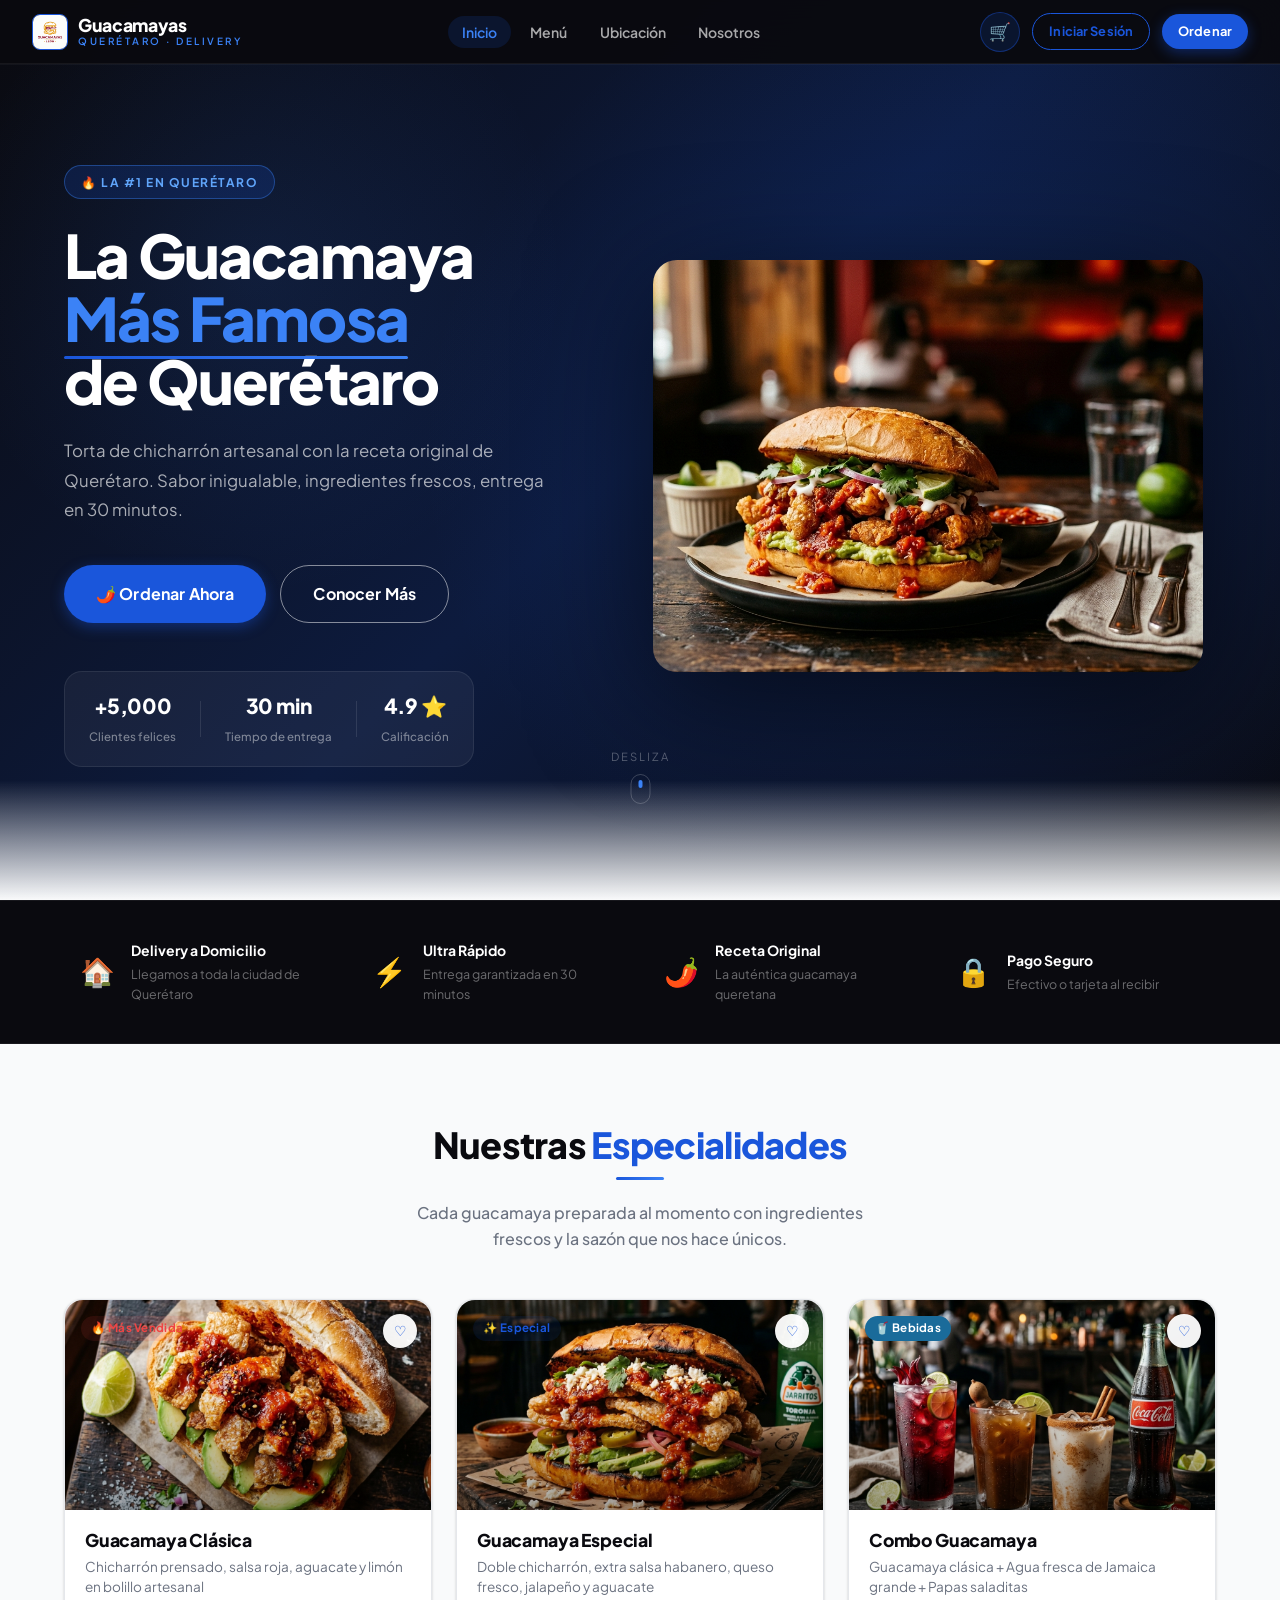
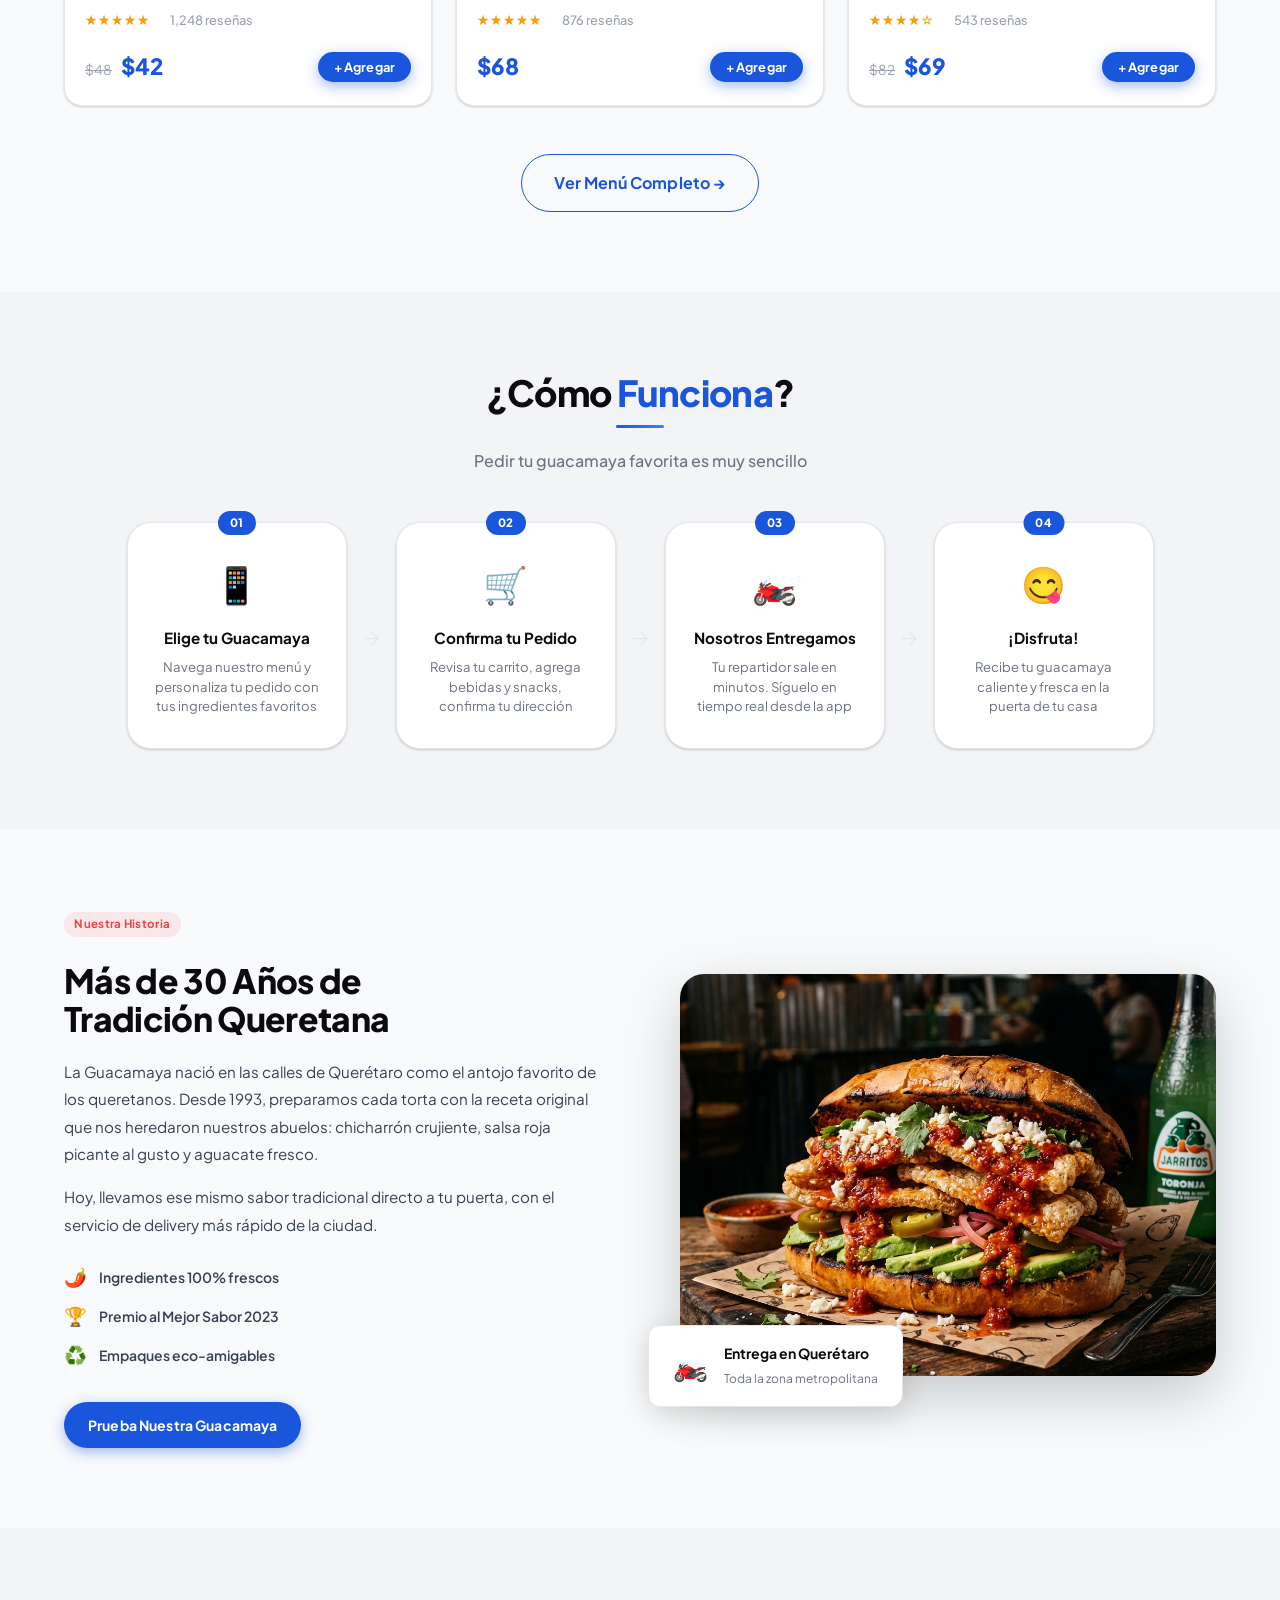
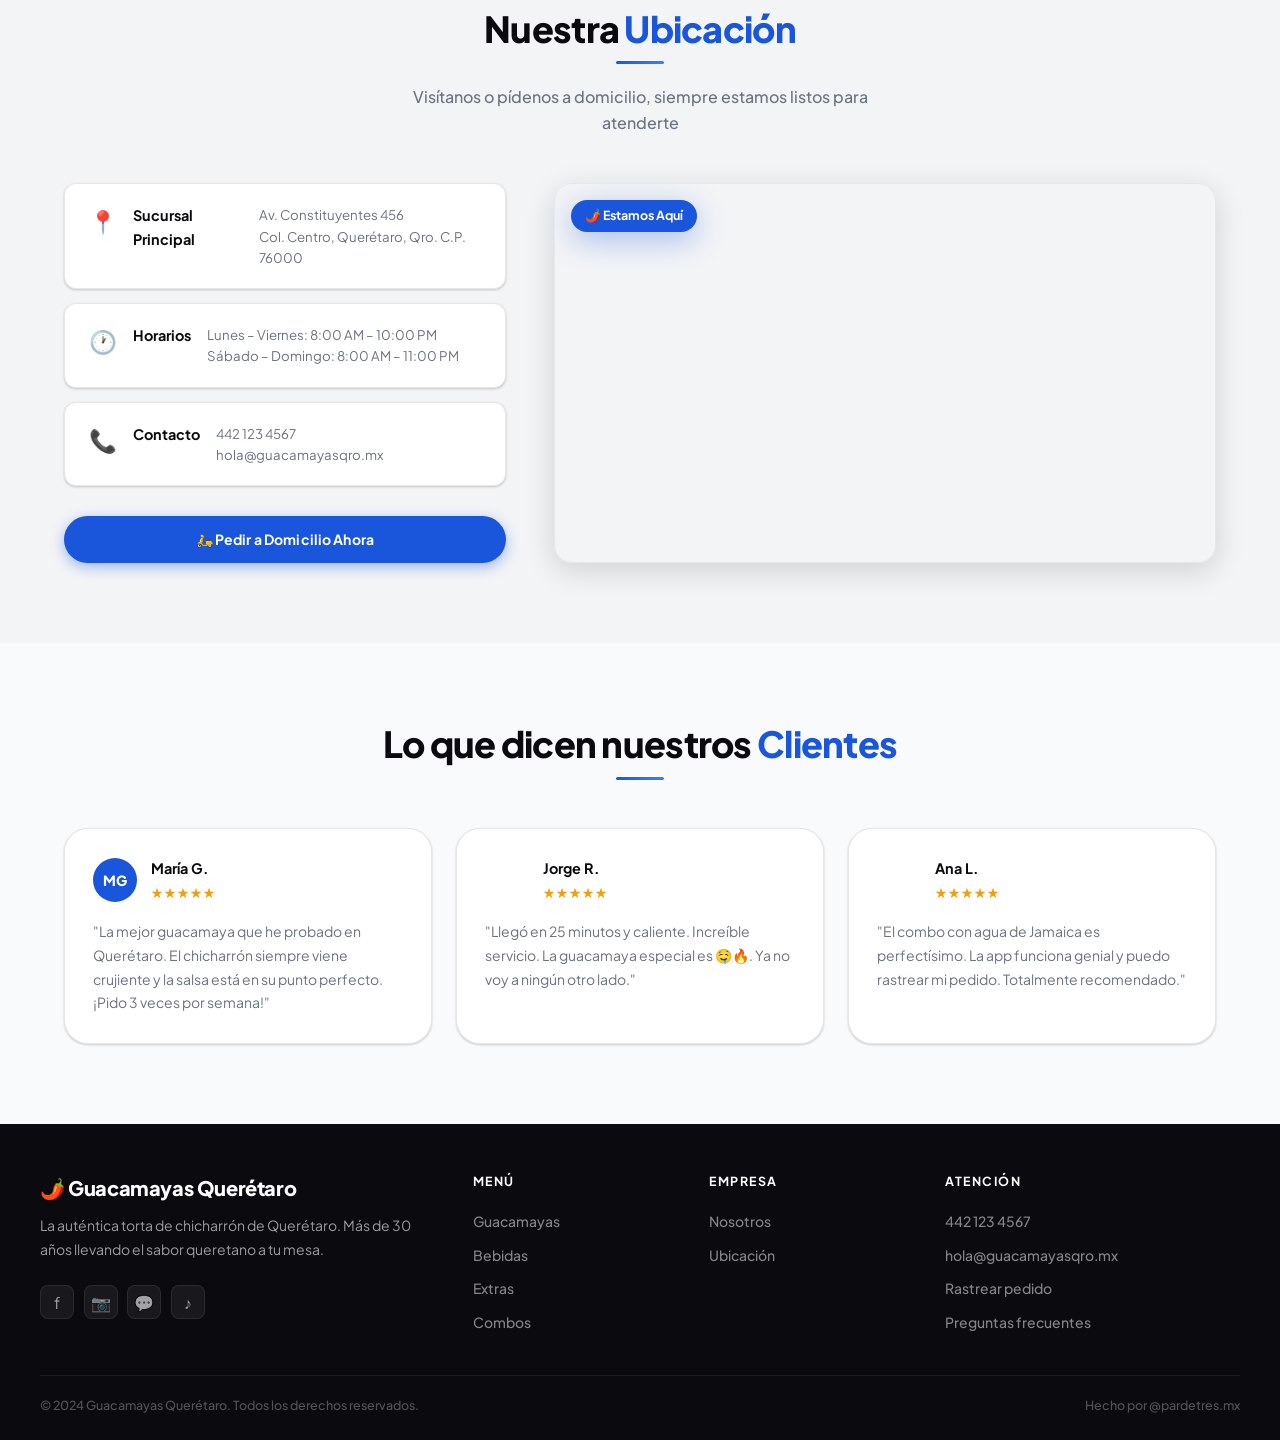
<file: index.html>
<!DOCTYPE html>
<html lang="es">

<head>
  <meta charset="UTF-8">
  <meta name="viewport" content="width=device-width, initial-scale=1.0">
  <title>Guacamayas Querétaro | Delivery de Tortas de Chicharrón</title>
  <meta name="description"
    content="La mejor guacamaya de Querétaro. Torta de chicharrón 100% artesanal, entrega a domicilio en minutos. ¡Pide ya!">
  <link rel="stylesheet" href="css/styles.css">
  <link rel="stylesheet" href="css/home.css">
</head>

<body>

  <!-- NAVBAR -->
  <nav class="navbar" id="navbar">
    <a href="index.html" class="nav-logo">
      <img src="img/logo.png" alt="Guacamayas Querétaro Logo">
      <div class="nav-logo-text">
        <span class="brand">Guacamayas</span>
        <span class="sub">Querétaro · Delivery</span>
      </div>
    </a>

    <ul class="nav-links">
      <li><a href="index.html" class="active">Inicio</a></li>
      <li><a href="menu.html">Menú</a></li>
      <li><a href="index.html#ubicacion">Ubicación</a></li>
      <li><a href="index.html#nosotros">Nosotros</a></li>
    </ul>

    <div class="nav-actions">
      <a href="cart.html" class="btn-cart" id="cartBtn" title="Mi pedido">
        🛒
        <span class="cart-badge" id="cartCount">0</span>
      </a>
      <a href="login.html" class="btn btn-secondary btn-sm" id="loginBtn">Iniciar Sesión</a>
      <a href="menu.html" class="btn btn-primary btn-sm" id="orderBtn">Ordenar</a>
    </div>
  </nav>

  <!-- HERO -->
  <section class="hero" id="hero">
    <div class="hero-bg"></div>
    <div class="hero-overlay"></div>
    <div class="hero-content">
      <div class="hero-badge">🔥 La #1 en Querétaro</div>
      <h1 class="hero-title">
        La Guacamaya<br>
        <span class="hero-title-accent">Más Famosa</span><br>
        de Querétaro
      </h1>
      <p class="hero-desc">
        Torta de chicharrón artesanal con la receta original de Querétaro.
        Sabor inigualable, ingredientes frescos, entrega en 30 minutos.
      </p>
      <div class="hero-actions">
        <a href="menu.html" class="btn btn-primary btn-lg">
          🌶️ Ordenar Ahora
        </a>
        <a href="#nosotros" class="btn btn-secondary btn-lg" style="color:#fff;border-color:rgba(255,255,255,0.5)">
          Conocer Más
        </a>
      </div>
      <div class="hero-stats">
        <div class="stat">
          <span class="stat-num">+5,000</span>
          <span class="stat-label">Clientes felices</span>
        </div>
        <div class="stat-divider"></div>
        <div class="stat">
          <span class="stat-num">30 min</span>
          <span class="stat-label">Tiempo de entrega</span>
        </div>
        <div class="stat-divider"></div>
        <div class="stat">
          <span class="stat-num">4.9 ⭐</span>
          <span class="stat-label">Calificación</span>
        </div>
      </div>
    </div>
    <div class="hero-img-wrap">
      <div class="hero-img-glow"></div>
      <img src="img/hero.png" alt="Guacamaya Querétaro" class="hero-img">
    </div>
    <div class="scroll-hint">
      <span>Desliza</span>
      <div class="scroll-arrow"></div>
    </div>
  </section>

  <!-- FEATURES STRIP -->
  <section class="features-strip">
    <div class="features-grid">
      <div class="feature-item">
        <span class="feature-icon">🏠</span>
        <div>
          <h4>Delivery a Domicilio</h4>
          <p>Llegamos a toda la ciudad de Querétaro</p>
        </div>
      </div>
      <div class="feature-item">
        <span class="feature-icon">⚡</span>
        <div>
          <h4>Ultra Rápido</h4>
          <p>Entrega garantizada en 30 minutos</p>
        </div>
      </div>
      <div class="feature-item">
        <span class="feature-icon">🌶️</span>
        <div>
          <h4>Receta Original</h4>
          <p>La auténtica guacamaya queretana</p>
        </div>
      </div>
      <div class="feature-item">
        <span class="feature-icon">🔒</span>
        <div>
          <h4>Pago Seguro</h4>
          <p>Efectivo o tarjeta al recibir</p>
        </div>
      </div>
    </div>
  </section>

  <!-- PRODUCTOS DESTACADOS -->
  <section class="section products-section" id="productos">
    <div class="container">
      <div class="section-title">
        <h2>Nuestras <span>Especialidades</span></h2>
        <div class="section-line"></div>
        <p>Cada guacamaya preparada al momento con ingredientes frescos y la sazón que nos hace únicos.</p>
      </div>

      <div class="products-grid">

        <div class="product-card card">
          <div class="product-img-wrap">
            <img src="img/guacamaya-classic.png" alt="Guacamaya Clásica">
            <div class="product-img-overlay"></div>
            <span class="badge badge-hot" style="position:absolute;top:1rem;left:1rem">🔥 Más Vendida</span>
            <button class="btn-wishlist" title="Favorito">♡</button>
          </div>
          <div class="product-body">
            <h3 class="product-name">Guacamaya Clásica</h3>
            <p class="product-desc">Chicharrón prensado, salsa roja, aguacate y limón en bolillo artesanal</p>
            <div class="product-meta">
              <span class="stars">★★★★★</span>
              <span class="meta-sep">·</span>
              <span class="review-count">1,248 reseñas</span>
            </div>
            <div class="product-footer">
              <div>
                <span class="price-old">$48</span>
                <span class="price" style="font-size:1.4rem">$42</span>
              </div>
              <button class="btn btn-primary btn-sm" onclick="addToCart('Guacamaya Clásica',42,1)">
                + Agregar
              </button>
            </div>
          </div>
        </div>

        <div class="product-card card">
          <div class="product-img-wrap">
            <img src="img/guacamaya-especial.png" alt="Guacamaya Especial">
            <div class="product-img-overlay"></div>
            <span class="badge badge-new" style="position:absolute;top:1rem;left:1rem">✨ Especial</span>
            <button class="btn-wishlist" title="Favorito">♡</button>
          </div>
          <div class="product-body">
            <h3 class="product-name">Guacamaya Especial</h3>
            <p class="product-desc">Doble chicharrón, extra salsa habanero, queso fresco, jalapeño y aguacate</p>
            <div class="product-meta">
              <span class="stars">★★★★★</span>
              <span class="meta-sep">·</span>
              <span class="review-count">876 reseñas</span>
            </div>
            <div class="product-footer">
              <div>
                <span class="price" style="font-size:1.4rem">$68</span>
              </div>
              <button class="btn btn-primary btn-sm" onclick="addToCart('Guacamaya Especial',68,2)">
                + Agregar
              </button>
            </div>
          </div>
        </div>

        <div class="product-card card">
          <div class="product-img-wrap">
            <img src="img/drinks.png" alt="Bebidas">
            <div class="product-img-overlay"></div>
            <span class="badge badge-new" style="position:absolute;top:1rem;left:1rem;background:#1A6B9A;color:#fff">🥤
              Bebidas</span>
            <button class="btn-wishlist" title="Favorito">♡</button>
          </div>
          <div class="product-body">
            <h3 class="product-name">Combo Guacamaya</h3>
            <p class="product-desc">Guacamaya clásica + Agua fresca de Jamaica grande + Papas saladitas</p>
            <div class="product-meta">
              <span class="stars">★★★★☆</span>
              <span class="meta-sep">·</span>
              <span class="review-count">543 reseñas</span>
            </div>
            <div class="product-footer">
              <div>
                <span class="price-old">$82</span>
                <span class="price" style="font-size:1.4rem">$69</span>
              </div>
              <button class="btn btn-primary btn-sm" onclick="addToCart('Combo Guacamaya',69,3)">
                + Agregar
              </button>
            </div>
          </div>
        </div>

      </div>

      <div style="text-align:center;margin-top:3rem">
        <a href="menu.html" class="btn btn-secondary btn-lg">Ver Menú Completo →</a>
      </div>
    </div>
  </section>

  <!-- CÓMO FUNCIONA -->
  <section class="section how-section" id="como">
    <div class="container">
      <div class="section-title">
        <h2>¿Cómo <span>Funciona</span>?</h2>
        <div class="section-line"></div>
        <p>Pedir tu guacamaya favorita es muy sencillo</p>
      </div>

      <div class="steps-grid">
        <div class="step">
          <div class="step-number">01</div>
          <div class="step-icon">📱</div>
          <h4>Elige tu Guacamaya</h4>
          <p>Navega nuestro menú y personaliza tu pedido con tus ingredientes favoritos</p>
        </div>
        <div class="step-arrow">→</div>
        <div class="step">
          <div class="step-number">02</div>
          <div class="step-icon">🛒</div>
          <h4>Confirma tu Pedido</h4>
          <p>Revisa tu carrito, agrega bebidas y snacks, confirma tu dirección</p>
        </div>
        <div class="step-arrow">→</div>
        <div class="step">
          <div class="step-number">03</div>
          <div class="step-icon">🏍️</div>
          <h4>Nosotros Entregamos</h4>
          <p>Tu repartidor sale en minutos. Síguelo en tiempo real desde la app</p>
        </div>
        <div class="step-arrow">→</div>
        <div class="step">
          <div class="step-number">04</div>
          <div class="step-icon">😋</div>
          <h4>¡Disfruta!</h4>
          <p>Recibe tu guacamaya caliente y fresca en la puerta de tu casa</p>
        </div>
      </div>
    </div>
  </section>

  <!-- NOSOTROS -->
  <section class="section about-section" id="nosotros">
    <div class="container about-grid">
      <div class="about-content">
        <div class="badge badge-hot" style="margin-bottom:1.5rem">Nuestra Historia</div>
        <h2>Más de 30 Años de<br><span style="color:var(--rojo)">Tradición Queretana</span></h2>
        <p>La Guacamaya nació en las calles de Querétaro como el antojo favorito de los queretanos. Desde 1993,
          preparamos cada torta con la receta original que nos heredaron nuestros abuelos: chicharrón crujiente, salsa
          roja picante al gusto y aguacate fresco.</p>
        <p style="margin-top:1rem">Hoy, llevamos ese mismo sabor tradicional directo a tu puerta, con el servicio de
          delivery más rápido de la ciudad.</p>
        <div class="about-badges">
          <div class="about-badge">
            <span class="badge-icon">🌶️</span>
            <span>Ingredientes 100% frescos</span>
          </div>
          <div class="about-badge">
            <span class="badge-icon">🏆</span>
            <span>Premio al Mejor Sabor 2023</span>
          </div>
          <div class="about-badge">
            <span class="badge-icon">♻️</span>
            <span>Empaques eco-amigables</span>
          </div>
        </div>
        <a href="menu.html" class="btn btn-primary" style="margin-top:2rem">Prueba Nuestra Guacamaya</a>
      </div>
      <div class="about-visual">
        <div class="about-img-wrap">
          <img src="img/guacamaya-especial.png" alt="Guacamaya Artesanal">
          <div class="about-float-card">
            <span class="about-float-icon">🏍️</span>
            <div>
              <strong>Entrega en Querétaro</strong>
              <small>Toda la zona metropolitana</small>
            </div>
          </div>
        </div>
      </div>
    </div>
  </section>

  <!-- UBICACIÓN -->
  <section class="section location-section" id="ubicacion">
    <div class="container">
      <div class="section-title">
        <h2>Nuestra <span>Ubicación</span></h2>
        <div class="section-line"></div>
        <p>Visítanos o pídenos a domicilio, siempre estamos listos para atenderte</p>
      </div>
      <div class="location-grid">
        <div class="location-info">
          <div class="location-card">
            <div class="loc-icon">📍</div>
            <h4>Sucursal Principal</h4>
            <p>Av. Constituyentes 456<br>Col. Centro, Querétaro, Qro. C.P. 76000</p>
          </div>
          <div class="location-card">
            <div class="loc-icon">🕐</div>
            <h4>Horarios</h4>
            <p>Lunes – Viernes: 8:00 AM – 10:00 PM<br>Sábado – Domingo: 8:00 AM – 11:00 PM</p>
          </div>
          <div class="location-card">
            <div class="loc-icon">📞</div>
            <h4>Contacto</h4>
            <p>442 123 4567<br>hola@guacamayasqro.mx</p>
          </div>
          <a href="menu.html" class="btn btn-primary btn-full" style="margin-top:1rem">
            🛵 Pedir a Domicilio Ahora
          </a>
        </div>
        <div class="map-container">
          <div class="map-inner">
            <iframe
              src="https://www.google.com/maps/embed?pb=!1m18!1m12!1m3!1d60406.32!2d-100.3899!3d20.5888!2m3!1f0!2f0!3f0!3m2!1i1024!2i768!4f13.1!3m3!1m2!1s0x85d35b2f5c5a77b7%3A0x1c2cc8e0e5d7a5a!2sQuer%C3%A9taro%2C%20Qro.!5e0!3m2!1ses-419!2smx!4v1700000000000!5m2!1ses-419!2smx"
              width="100%" height="100%" style="border:0;border-radius:16px" allowfullscreen loading="lazy">
            </iframe>
            <div class="map-pin-badge">🌶️ Estamos Aquí</div>
          </div>
        </div>
      </div>
    </div>
  </section>

  <!-- TESTIMONIOS -->
  <section class="section reviews-section">
    <div class="container">
      <div class="section-title">
        <h2>Lo que dicen nuestros <span>Clientes</span></h2>
        <div class="section-line"></div>
      </div>
      <div class="reviews-grid">
        <div class="review-card card">
          <div class="review-header">
            <div class="reviewer-avatar">MG</div>
            <div>
              <strong>María G.</strong>
              <div class="stars">★★★★★</div>
            </div>
          </div>
          <p>"La mejor guacamaya que he probado en Querétaro. El chicharrón siempre viene crujiente y la salsa está en
            su punto perfecto. ¡Pido 3 veces por semana!"</p>
        </div>
        <div class="review-card card">
          <div class="review-header">
            <div class="reviewer-avatar" style="background:var(--naranja)">JR</div>
            <div>
              <strong>Jorge R.</strong>
              <div class="stars">★★★★★</div>
            </div>
          </div>
          <p>"Llegó en 25 minutos y caliente. Increíble servicio. La guacamaya especial es 🤤🔥. Ya no voy a ningún otro
            lado."</p>
        </div>
        <div class="review-card card">
          <div class="review-header">
            <div class="reviewer-avatar" style="background:var(--dorado)">AL</div>
            <div>
              <strong>Ana L.</strong>
              <div class="stars">★★★★★</div>
            </div>
          </div>
          <p>"El combo con agua de Jamaica es perfectísimo. La app funciona genial y puedo rastrear mi pedido.
            Totalmente recomendado."</p>
        </div>
      </div>
    </div>
  </section>

  <!-- FOOTER -->
  <footer class="footer">
    <div class="footer-grid">
      <div class="footer-brand">
        <div class="brand">🌶️ Guacamayas Querétaro</div>
        <p>La auténtica torta de chicharrón de Querétaro. Más de 30 años llevando el sabor queretano a tu mesa.</p>
        <div class="social-links" style="margin-top:1.5rem">
          <a href="#" title="Facebook">f</a>
          <a href="#" title="Instagram">📷</a>
          <a href="#" title="WhatsApp">💬</a>
          <a href="#" title="TikTok">♪</a>
        </div>
      </div>
      <div class="footer-col">
        <h5>Menú</h5>
        <ul>
          <li><a href="menu.html">Guacamayas</a></li>
          <li><a href="menu.html#bebidas">Bebidas</a></li>
          <li><a href="menu.html#extras">Extras</a></li>
          <li><a href="menu.html#combos">Combos</a></li>
        </ul>
      </div>
      <div class="footer-col">
        <h5>Empresa</h5>
        <ul>
          <li><a href="index.html#nosotros">Nosotros</a></li>
          <li><a href="index.html#ubicacion">Ubicación</a></li>
        </ul>
      </div>
      <div class="footer-col">
        <h5>Atención</h5>
        <ul>
          <li><a href="tel:4421234567">442 123 4567</a></li>
          <li><a href="mailto:hola@guacamayasqro.mx">hola@guacamayasqro.mx</a></li>
          <li><a href="tracking.html">Rastrear pedido</a></li>
          <li><a href="faq.html">Preguntas frecuentes</a></li>
        </ul>
      </div>
    </div>
    <hr class="footer-divider">
    <div class="footer-bottom">
      <span>© 2024 Guacamayas Querétaro. Todos los derechos reservados.</span>
      <span>Hecho por @pardetres.mx</span>
    </div>
  </footer>

  <!-- TOAST CONTAINER -->
  <div class="toast-container" id="toastContainer"></div>

  <script src="js/app.js"></script>
  <script src="js/home.js"></script>
</body>

</html>
</file>
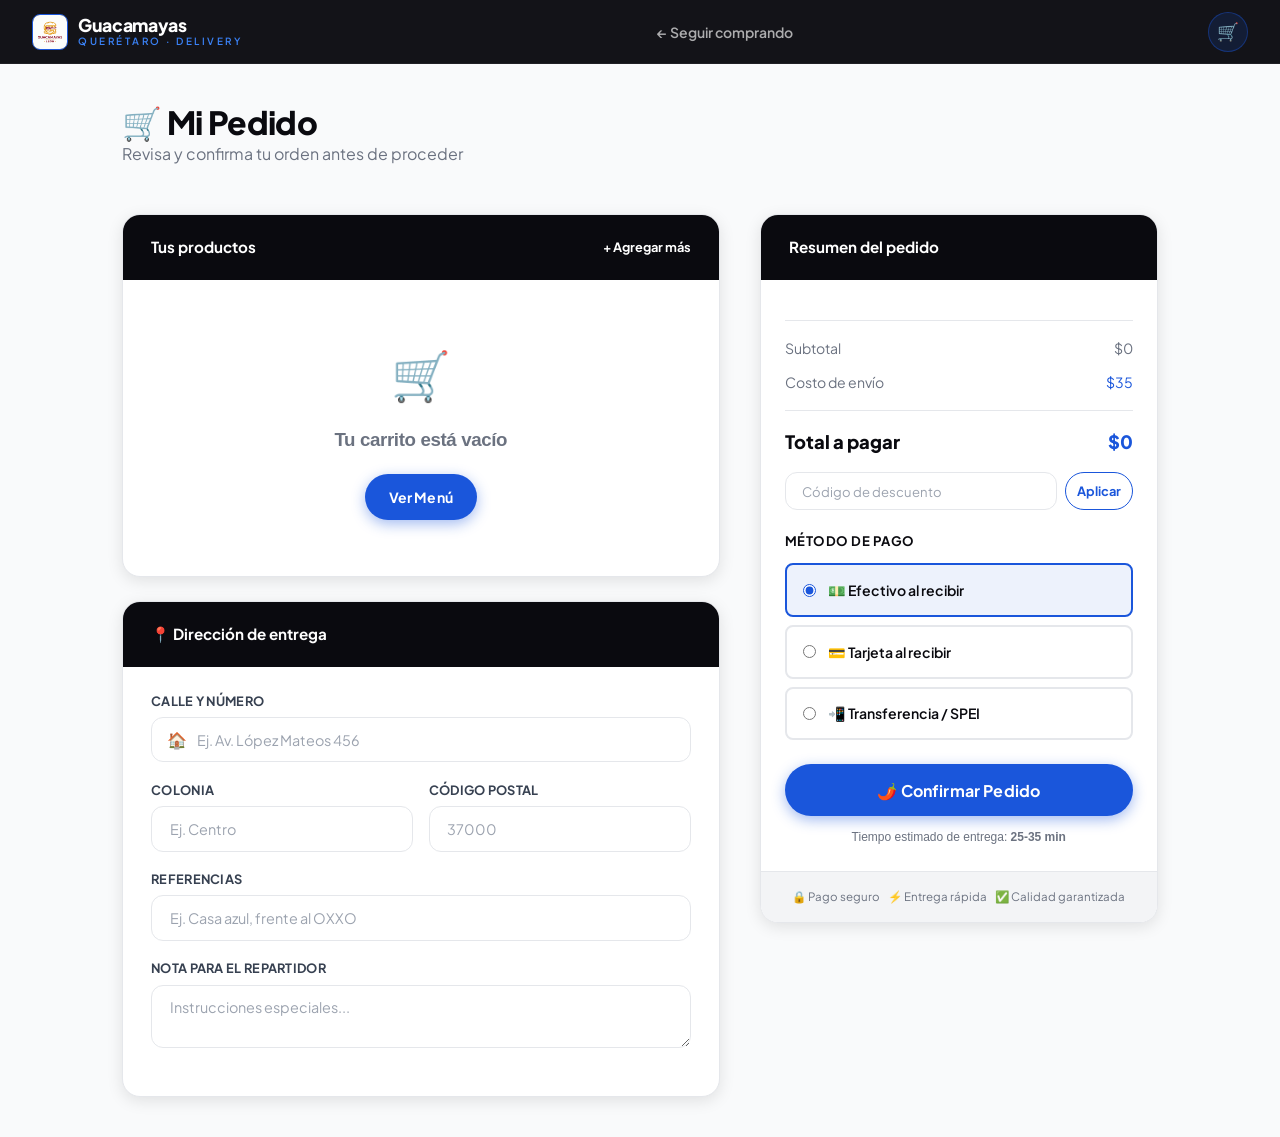
<file: cart.html>
<!DOCTYPE html>
<html lang="es">
<head>
  <meta charset="UTF-8">
  <meta name="viewport" content="width=device-width, initial-scale=1.0">
  <title>Mi Pedido | Guacamayas Querétaro</title>
  <link rel="stylesheet" href="css/styles.css">
</head>
<body>

  <nav class="navbar" id="navbar">
    <a href="index.html" class="nav-logo">
      <img src="img/logo.png" alt="Logo">
      <div class="nav-logo-text">
        <span class="brand">Guacamayas</span>
        <span class="sub">Querétaro · Delivery</span>
      </div>
    </a>
    <ul class="nav-links">
      <li><a href="menu.html">← Seguir comprando</a></li>
    </ul>
    <div class="nav-actions">
      <a href="cart.html" class="btn-cart" id="cartBtn">🛒 <span class="cart-badge" id="cartCount">0</span></a>
    </div>
  </nav>

  <div class="cart-page" id="cartPage">
    <div class="cart-page-header">
      <h1>🛒 Mi Pedido</h1>
      <p>Revisa y confirma tu orden antes de proceder</p>
    </div>

    <!-- LEFT COLUMN -->
    <div>
      <!-- ITEMS -->
      <div class="order-items-section">
        <div class="section-head">
          <span>Tus productos</span>
          <a href="menu.html" style="color:var(--dorado);font-size:0.8rem;text-decoration:none">+ Agregar más</a>
        </div>
        <div class="items-list" id="cartItemsList">
          <!-- injected by JS -->
        </div>
      </div>

      <!-- DELIVERY DETAILS -->
      <div class="delivery-section">
        <div class="section-head">📍 Dirección de entrega</div>
        <div class="delivery-form">
          <div class="form-group">
            <label for="delivCalle">Calle y número</label>
            <div class="input-icon-wrap">
              <span class="icon">🏠</span>
              <input type="text" id="delivCalle" class="form-control" placeholder="Ej. Av. López Mateos 456" required>
            </div>
          </div>
          <div style="display:grid;grid-template-columns:1fr 1fr;gap:1rem">
            <div class="form-group">
              <label for="delivColonia">Colonia</label>
              <input type="text" id="delivColonia" class="form-control" placeholder="Ej. Centro">
            </div>
            <div class="form-group">
              <label for="delivCP">Código Postal</label>
              <input type="text" id="delivCP" class="form-control" placeholder="37000">
            </div>
          </div>
          <div class="form-group">
            <label for="delivRef">Referencias</label>
            <input type="text" id="delivRef" class="form-control" placeholder="Ej. Casa azul, frente al OXXO">
          </div>
          <div class="form-group">
            <label for="delivNota">Nota para el repartidor</label>
            <textarea id="delivNota" class="form-control" rows="2" placeholder="Instrucciones especiales..."></textarea>
          </div>
        </div>
      </div>
    </div>

    <!-- RIGHT COLUMN: SUMMARY -->
    <div>
      <div class="order-summary-box">
        <div class="section-head">Resumen del pedido</div>
        <div class="summary-body">

          <div id="summaryRows"></div>

          <div class="summary-divider"></div>
          <div class="summary-row">
            <span>Subtotal</span>
            <span id="cartSubtotal">$0</span>
          </div>
          <div class="summary-row">
            <span>Costo de envío</span>
            <span style="color:var(--azul)" id="cartShipping">$35</span>
          </div>
          <div class="summary-row" id="cartDiscountRow" style="display:none">
            <span>Descuento</span>
            <span style="color:#2d8a4e" id="cartDiscount">-$0</span>
          </div>
          <div class="summary-divider"></div>
          <div class="summary-row summary-total">
            <span>Total a pagar</span>
            <span id="cartTotal" style="color:var(--azul)">$0</span>
          </div>

          <div class="promo-row" style="margin-top:1rem">
            <input type="text" id="cartPromoInput" class="form-control" placeholder="Código de descuento">
            <button class="btn btn-secondary btn-sm" onclick="applyCartPromo()">Aplicar</button>
          </div>

          <!-- PAYMENT -->
          <div class="payment-methods">
            <h5>Método de pago</h5>
            <label class="pay-option selected" id="pay-cash">
              <input type="radio" name="payment" value="cash" checked onchange="selectPayment('cash')">
              💵 Efectivo al recibir
            </label>
            <label class="pay-option" id="pay-card">
              <input type="radio" name="payment" value="card" onchange="selectPayment('card')">
              💳 Tarjeta al recibir
            </label>
            <label class="pay-option" id="pay-transfer">
              <input type="radio" name="payment" value="transfer" onchange="selectPayment('transfer')">
              📲 Transferencia / SPEI
            </label>
          </div>

          <button class="btn btn-primary btn-full btn-lg" onclick="placeOrder()">
            🌶️ Confirmar Pedido
          </button>

          <p style="text-align:center;font-size:0.75rem;color:var(--gris);margin-top:0.75rem;font-family:'Montserrat',sans-serif">
            Tiempo estimado de entrega: <strong>25-35 min</strong>
          </p>
        </div>

        <div class="guarantee-badges">
          <span class="guarantee-badge">🔒 Pago seguro</span>
          <span class="guarantee-badge">⚡ Entrega rápida</span>
          <span class="guarantee-badge">✅ Calidad garantizada</span>
        </div>
      </div>
    </div>
  </div>

  <div class="toast-container" id="toastContainer"></div>

  <script src="js/app.js"></script>
  <script>
    let cartPromoDiscount = 0;
    let selectedPayment = 'cash';

    function renderCartPage() {
      const list = document.getElementById('cartItemsList');
      const summaryRows = document.getElementById('summaryRows');

      if (cart.length === 0) {
        list.innerHTML = `
          <div style="text-align:center;padding:3rem;color:var(--gris)">
            <div style="font-size:3rem;margin-bottom:1rem">🛒</div>
            <h3 style="font-family:'Montserrat',sans-serif;margin-bottom:0.5rem">Tu carrito está vacío</h3>
            <a href="menu.html" class="btn btn-primary" style="margin-top:1rem">Ver Menú</a>
          </div>
        `;
        return;
      }

      list.innerHTML = '';
      let summaryHtml = '';

      const imgMap = {
        'Guacamaya Clásica': 'img/guacamaya-classic.png',
        'Guacamaya Especial': 'img/guacamaya-especial.png',
        'Guacamaya Mini': 'img/guacamaya-classic.png',
        'Guacamaya Xtra Picante': 'img/guacamaya-especial.png',
      };

      cart.forEach(item => {
        const img = imgMap[item.name] || 'img/drinks.png';
        const row = document.createElement('div');
        row.className = 'order-item-row';
        const modsHtml = item.mods && item.mods.length
          ? `<div class="order-item-mods">${item.mods.join(' · ')}</div>`
          : '';

        row.innerHTML = `
          <img class="order-item-img" src="${img}" alt="${item.name}">
          <div>
            <div class="order-item-name">${item.name}</div>
            ${modsHtml}
            <div class="order-item-unit">$${item.price} c/u</div>
          </div>
          <div class="qty-control">
            <button class="qty-btn" onclick="cartPageAdj('${item.key}',-1)">−</button>
            <span class="qty-num">${item.qty}</span>
            <button class="qty-btn" onclick="cartPageAdj('${item.key}',1)">+</button>
          </div>
          <span class="order-item-total">$${item.price * item.qty}</span>
        `;
        list.appendChild(row);

        summaryHtml += `
          <div class="summary-row">
            <span>${item.name} ×${item.qty}</span>
            <span>$${item.price * item.qty}</span>
          </div>
        `;
      });

      if (summaryRows) summaryRows.innerHTML = summaryHtml;

      const subtotal = getCartTotal();
      const shipping = 35;
      const total = subtotal + shipping - cartPromoDiscount;

      document.getElementById('cartSubtotal').textContent = `$${subtotal}`;
      document.getElementById('cartShipping').textContent = `$${shipping}`;
      document.getElementById('cartTotal').textContent = `$${total}`;

      const drow = document.getElementById('cartDiscountRow');
      if (drow) {
        drow.style.display = cartPromoDiscount > 0 ? 'flex' : 'none';
        document.getElementById('cartDiscount').textContent = `-$${cartPromoDiscount}`;
      }
    }

    function cartPageAdj(key, delta) {
      updateQty(key, delta);
      renderCartPage();
    }

    function applyCartPromo() {
      const code = document.getElementById('cartPromoInput')?.value.trim().toUpperCase();
      const PROMOS = { 'BIENVENIDO10': 0.10, 'GUACAMAYA15': 0.15, 'LEON20': 0.20 };
      if (PROMOS[code]) {
        cartPromoDiscount = Math.round(getCartTotal() * PROMOS[code]);
        showToast(`🎉 Descuento del ${PROMOS[code]*100}% aplicado`, 'success');
        renderCartPage();
      } else {
        showToast('Código de promo inválido ❌', 'error');
      }
    }

    function selectPayment(method) {
      selectedPayment = method;
      document.querySelectorAll('.pay-option').forEach(el => el.classList.remove('selected'));
      document.getElementById(`pay-${method}`)?.classList.add('selected');
    }

    async function placeOrder() {
      if (!requireAuth()) return;
      if (cart.length === 0) { showToast('Tu carrito está vacío 🛒', 'warning'); return; }

      const calle = document.getElementById('delivCalle').value.trim();
      if (!calle) { showToast('Ingresa tu dirección de entrega 📍', 'warning'); return; }

      const btn = document.querySelector('[onclick="placeOrder()"]');
      btn.innerHTML = '<span class="spinner"></span> Confirmando...';
      btn.disabled = true;

      const user = getCurrentUser();
      const subtotal = getCartTotal();
      const shipping = 35;
      const total = subtotal + shipping - cartPromoDiscount;
      const direccionEntrega = calle + ', ' + (document.getElementById('delivColonia').value || '') + ' ' + (document.getElementById('delivCP').value || '');

      const payload = {
        usuario_id:        user.id,
        total:             total,
        direccion_entrega: direccionEntrega,
        items: cart.map(i => ({
          nombre:   i.name,
          cantidad: i.qty,
          precio:   i.price
        }))
      };

      try {
        const res = await fetch('api/pedidos.php', {
          method: 'POST',
          headers: { 'Content-Type': 'application/json' },
          body: JSON.stringify(payload)
        });
        const data = await res.json();

        if (data.success) {
          // Guardar datos para la página de tracking
          const order = {
            id:        'GCM-' + data.pedido_id,
            pedido_id: data.pedido_id,
            items:     [...cart],
            subtotal,
            shipping,
            discount:  cartPromoDiscount,
            total,
            payment:   selectedPayment,
            address:   direccionEntrega,
            note:      document.getElementById('delivNota').value,
            timestamp: new Date().toISOString(),
            status:    'confirmed',
          };

          localStorage.setItem('gcm_order', JSON.stringify(order));
          cart = [];
          saveCart();

          showToast('¡Pedido confirmado! 🎉 Preparando tu guacamaya...', 'success');
          setTimeout(() => { window.location.href = 'tracking.html'; }, 1800);
        } else {
          showToast(data.message || 'Error al confirmar pedido', 'error');
          btn.innerHTML = '🌶️ Confirmar Pedido';
          btn.disabled = false;
        }
      } catch (err) {
        showToast('Error de conexión. Intenta de nuevo.', 'error');
        btn.innerHTML = '🌶️ Confirmar Pedido';
        btn.disabled = false;
      }
    }

    document.addEventListener('DOMContentLoaded', () => {
      renderCartPage();
    });
  </script>
</body>
</html>
</file>
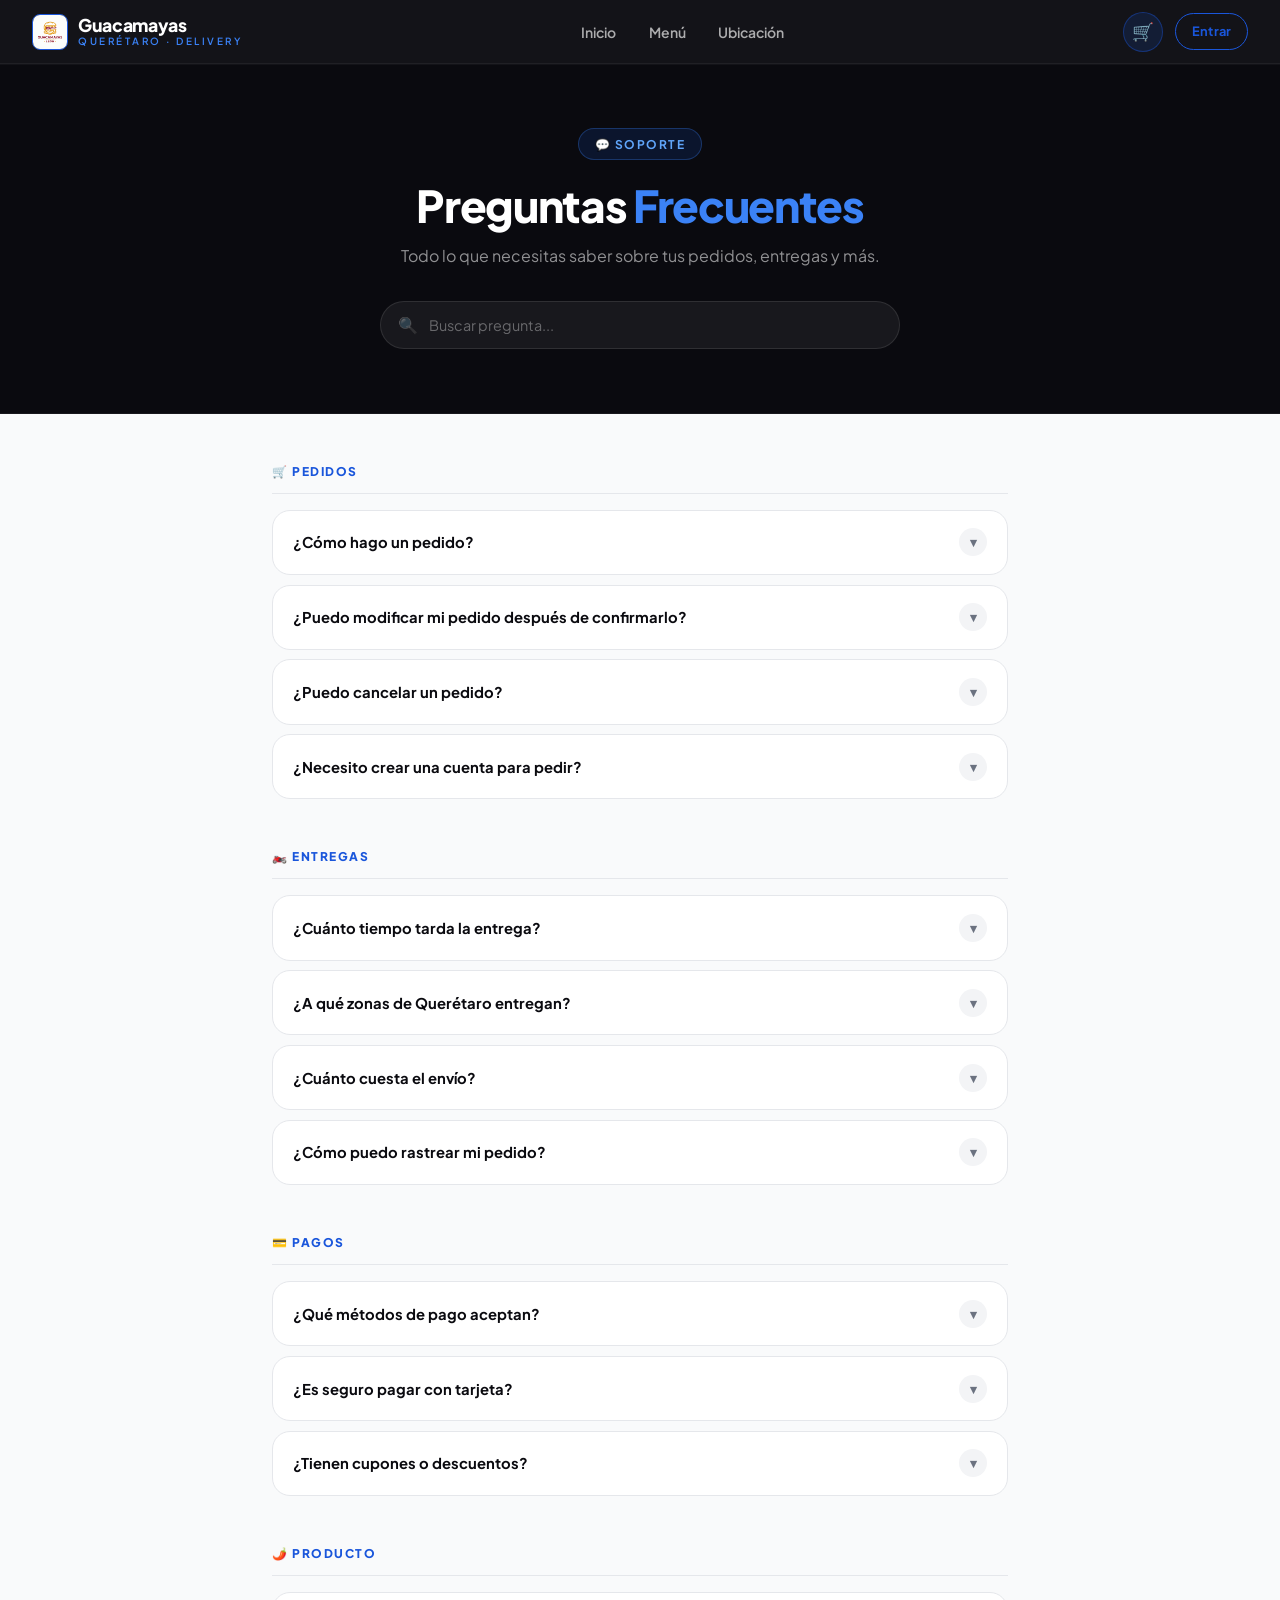
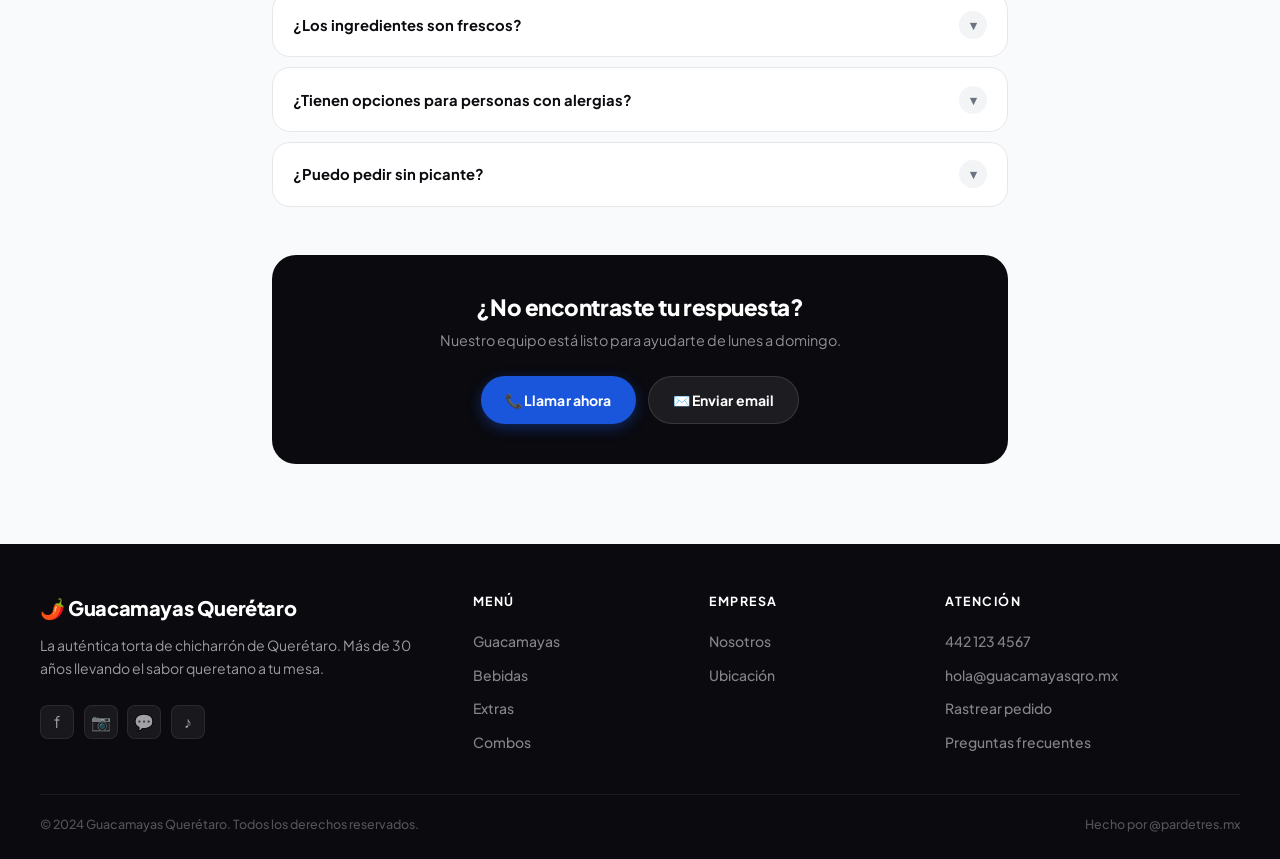
<file: faq.html>
<!DOCTYPE html>
<html lang="es">
<head>
  <meta charset="UTF-8">
  <meta name="viewport" content="width=device-width, initial-scale=1.0">
  <title>Preguntas Frecuentes | Guacamayas Querétaro</title>
  <meta name="description" content="Resuelve tus dudas sobre pedidos, entregas, pagos y más en Guacamayas Querétaro.">
  <link rel="stylesheet" href="css/styles.css">
  <style>
    body { background: var(--blanco-soft); padding-top: 64px; }

    .faq-hero {
      background: var(--negro);
      padding: 4rem 2rem;
      text-align: center;
      border-bottom: 1px solid rgba(255,255,255,0.06);
    }

    .faq-hero .badge-pill {
      display: inline-flex;
      align-items: center;
      gap: 0.4rem;
      background: rgba(26,86,219,0.15);
      border: 1px solid rgba(59,130,246,0.3);
      color: var(--acento);
      font-size: 0.75rem;
      font-weight: 700;
      letter-spacing: 1.5px;
      text-transform: uppercase;
      padding: 0.35rem 1rem;
      border-radius: var(--radius-full);
      margin-bottom: 1.25rem;
    }

    .faq-hero h1 {
      font-size: clamp(1.75rem, 4vw, 2.75rem);
      color: var(--blanco);
      margin-bottom: 0.75rem;
      letter-spacing: -0.03em;
    }

    .faq-hero h1 span { color: var(--azul-light); }

    .faq-hero p {
      color: rgba(255,255,255,0.55);
      font-size: 1rem;
      max-width: 480px;
      margin: 0 auto;
    }

    /* SEARCH */
    .faq-search-wrap {
      max-width: 520px;
      margin: 2rem auto 0;
      position: relative;
    }

    .faq-search {
      width: 100%;
      padding: 0.875rem 1.25rem 0.875rem 3rem;
      border-radius: var(--radius-full);
      border: 1.5px solid rgba(255,255,255,0.1);
      background: rgba(255,255,255,0.06);
      color: var(--blanco);
      font-family: 'Plus Jakarta Sans', sans-serif;
      font-size: 0.9rem;
      outline: none;
      transition: var(--trans);
    }

    .faq-search::placeholder { color: rgba(255,255,255,0.35); }
    .faq-search:focus { border-color: var(--azul-light); background: rgba(255,255,255,0.09); }

    .faq-search-icon {
      position: absolute;
      left: 1.1rem; top: 50%;
      transform: translateY(-50%);
      color: rgba(255,255,255,0.35);
      font-size: 1rem;
      pointer-events: none;
    }

    /* MAIN */
    .faq-page {
      max-width: 800px;
      margin: 0 auto;
      padding: 3rem 2rem 5rem;
    }

    /* CATEGORY */
    .faq-category { margin-bottom: 3rem; }

    .faq-category-title {
      display: flex;
      align-items: center;
      gap: 0.75rem;
      font-size: 0.75rem;
      font-weight: 800;
      text-transform: uppercase;
      letter-spacing: 1.5px;
      color: var(--azul);
      margin-bottom: 1rem;
      padding-bottom: 0.75rem;
      border-bottom: 1.5px solid var(--gris-border);
    }

    /* ACCORDION */
    .faq-item {
      background: var(--blanco);
      border: 1px solid var(--gris-border);
      border-radius: var(--radius-lg);
      margin-bottom: 0.6rem;
      overflow: hidden;
      transition: var(--trans);
    }

    .faq-item:hover { border-color: rgba(26,86,219,0.2); }
    .faq-item.open  { border-color: rgba(26,86,219,0.3); box-shadow: var(--sombra-azul); }

    .faq-question {
      width: 100%;
      display: flex;
      align-items: center;
      justify-content: space-between;
      gap: 1rem;
      padding: 1.1rem 1.25rem;
      background: transparent;
      border: none;
      cursor: pointer;
      text-align: left;
      font-family: 'Plus Jakarta Sans', sans-serif;
      font-size: 0.925rem;
      font-weight: 700;
      color: var(--negro);
      transition: var(--trans);
    }

    .faq-question:hover { color: var(--azul); }

    .faq-chevron {
      width: 28px; height: 28px;
      border-radius: 50%;
      background: var(--blanco-muted);
      display: flex; align-items: center; justify-content: center;
      font-size: 0.8rem;
      flex-shrink: 0;
      transition: var(--trans);
      color: var(--gris);
    }

    .faq-item.open .faq-chevron {
      background: var(--azul);
      color: var(--blanco);
      transform: rotate(180deg);
    }

    .faq-answer {
      max-height: 0;
      overflow: hidden;
      transition: max-height 0.35s cubic-bezier(0.4,0,0.2,1), padding 0.3s ease;
      padding: 0 1.25rem;
    }

    .faq-item.open .faq-answer {
      max-height: 400px;
      padding: 0 1.25rem 1.25rem;
    }

    .faq-answer p {
      font-size: 0.875rem;
      color: var(--gris-dark);
      line-height: 1.75;
      border-top: 1px solid var(--gris-border);
      padding-top: 1rem;
    }

    .faq-answer a { color: var(--azul); font-weight: 600; text-decoration: none; }
    .faq-answer a:hover { text-decoration: underline; }

    /* CTA */
    .faq-cta {
      background: var(--negro);
      border-radius: var(--radius-xl);
      padding: 2.5rem;
      text-align: center;
      margin-top: 3rem;
    }

    .faq-cta h2 { color: var(--blanco); font-size: 1.4rem; margin-bottom: 0.5rem; }
    .faq-cta p  { color: rgba(255,255,255,0.55); font-size: 0.9rem; margin-bottom: 1.5rem; }
    .faq-cta-btns { display: flex; gap: 0.75rem; justify-content: center; flex-wrap: wrap; }

    @media (max-width: 600px) {
      .faq-page { padding: 2rem 1.25rem 4rem; }
    }
  </style>
</head>
<body>

  <nav class="navbar" id="navbar">
    <a href="index.html" class="nav-logo">
      <img src="img/logo.png" alt="Logo">
      <div class="nav-logo-text">
        <span class="brand">Guacamayas</span>
        <span class="sub">Querétaro · Delivery</span>
      </div>
    </a>
    <ul class="nav-links">
      <li><a href="index.html">Inicio</a></li>
      <li><a href="menu.html">Menú</a></li>
      <li><a href="index.html#ubicacion">Ubicación</a></li>
    </ul>
    <div class="nav-actions">
      <a href="cart.html" class="btn-cart" id="cartBtn">🛒 <span class="cart-badge" id="cartCount">0</span></a>
      <a href="login.html" class="btn btn-secondary btn-sm" id="loginBtn">Entrar</a>
    </div>
  </nav>

  <!-- HERO -->
  <div class="faq-hero">
    <div class="badge-pill">💬 Soporte</div>
    <h1>Preguntas <span>Frecuentes</span></h1>
    <p>Todo lo que necesitas saber sobre tus pedidos, entregas y más.</p>
    <div class="faq-search-wrap">
      <span class="faq-search-icon">🔍</span>
      <input type="text" class="faq-search" id="faqSearch" placeholder="Buscar pregunta..." oninput="filterFaq(this.value)">
    </div>
  </div>

  <div class="faq-page">

    <!-- PEDIDOS -->
    <div class="faq-category" data-cat>
      <div class="faq-category-title">🛒 Pedidos</div>

      <div class="faq-item">
        <button class="faq-question" onclick="toggle(this)">
          ¿Cómo hago un pedido?
          <span class="faq-chevron">▾</span>
        </button>
        <div class="faq-answer">
          <p>Es muy sencillo: entra a nuestro <a href="menu.html">menú</a>, elige tu guacamaya favorita y personalízala a tu gusto. Agrégala al carrito, confirma tu dirección y el método de pago, y listo. Recibirás tu pedido en aproximadamente 30 minutos.</p>
        </div>
      </div>

      <div class="faq-item">
        <button class="faq-question" onclick="toggle(this)">
          ¿Puedo modificar mi pedido después de confirmarlo?
          <span class="faq-chevron">▾</span>
        </button>
        <div class="faq-answer">
          <p>Solo puedes modificar tu pedido si aún está en estado <strong>"Pendiente"</strong>. Una vez que empiece la preparación, ya no es posible hacer cambios. Contáctanos al <a href="tel:4421234567">442 123 4567</a> lo antes posible.</p>
        </div>
      </div>

      <div class="faq-item">
        <button class="faq-question" onclick="toggle(this)">
          ¿Puedo cancelar un pedido?
          <span class="faq-chevron">▾</span>
        </button>
        <div class="faq-answer">
          <p>Sí, puedes cancelar tu pedido siempre que no haya comenzado su preparación. Ve a <a href="tracking.html">Rastrear pedido</a> y selecciona "Cancelar". Si el pedido ya está en preparación o en camino, no es posible cancelarlo.</p>
        </div>
      </div>

      <div class="faq-item">
        <button class="faq-question" onclick="toggle(this)">
          ¿Necesito crear una cuenta para pedir?
          <span class="faq-chevron">▾</span>
        </button>
        <div class="faq-answer">
          <p>No es obligatorio, pero te recomendamos <a href="register.html">crear una cuenta</a> para guardar tu historial de pedidos, direcciones favoritas y disfrutar de beneficios exclusivos para clientes registrados.</p>
        </div>
      </div>
    </div>

    <!-- ENTREGAS -->
    <div class="faq-category" data-cat>
      <div class="faq-category-title">🏍️ Entregas</div>

      <div class="faq-item">
        <button class="faq-question" onclick="toggle(this)">
          ¿Cuánto tiempo tarda la entrega?
          <span class="faq-chevron">▾</span>
        </button>
        <div class="faq-answer">
          <p>El tiempo estimado de entrega es de <strong>25 a 35 minutos</strong> dependiendo de tu ubicación y la demanda del momento. Puedes rastrear tu pedido en tiempo real desde <a href="tracking.html">esta página</a>.</p>
        </div>
      </div>

      <div class="faq-item">
        <button class="faq-question" onclick="toggle(this)">
          ¿A qué zonas de Querétaro entregan?
          <span class="faq-chevron">▾</span>
        </button>
        <div class="faq-answer">
          <p>Entregamos a toda la zona metropolitana de Querétaro incluyendo: Centro, Juriquilla, El Marqués, Corregidora, Santa Rosa Jáuregui y colonias aledañas. Si tienes duda sobre tu zona, escríbenos al <a href="mailto:hola@guacamayasqro.mx">hola@guacamayasqro.mx</a>.</p>
        </div>
      </div>

      <div class="faq-item">
        <button class="faq-question" onclick="toggle(this)">
          ¿Cuánto cuesta el envío?
          <span class="faq-chevron">▾</span>
        </button>
        <div class="faq-answer">
          <p>El costo de envío es de <strong>$35 pesos</strong> para la mayoría de las zonas. El costo exacto se muestra en el carrito antes de confirmar tu pedido.</p>
        </div>
      </div>

      <div class="faq-item">
        <button class="faq-question" onclick="toggle(this)">
          ¿Cómo puedo rastrear mi pedido?
          <span class="faq-chevron">▾</span>
        </button>
        <div class="faq-answer">
          <p>Una vez confirmado tu pedido, ve a <a href="tracking.html">Rastrear pedido</a>. Ahí verás el estado en tiempo real: confirmado, en preparación, en camino y entregado.</p>
        </div>
      </div>
    </div>

    <!-- PAGOS -->
    <div class="faq-category" data-cat>
      <div class="faq-category-title">💳 Pagos</div>

      <div class="faq-item">
        <button class="faq-question" onclick="toggle(this)">
          ¿Qué métodos de pago aceptan?
          <span class="faq-chevron">▾</span>
        </button>
        <div class="faq-answer">
          <p>Aceptamos <strong>efectivo</strong> al momento de la entrega, <strong>tarjeta de débito/crédito</strong> con terminal portátil, y <strong>transferencia bancaria</strong> (SPEI). Selecciona tu método preferido al hacer el pedido.</p>
        </div>
      </div>

      <div class="faq-item">
        <button class="faq-question" onclick="toggle(this)">
          ¿Es seguro pagar con tarjeta?
          <span class="faq-chevron">▾</span>
        </button>
        <div class="faq-answer">
          <p>Sí. El cobro con tarjeta se realiza con la terminal portátil que lleva nuestro repartidor al momento de la entrega, por lo que nunca compartirás tus datos bancarios en línea.</p>
        </div>
      </div>

      <div class="faq-item">
        <button class="faq-question" onclick="toggle(this)">
          ¿Tienen cupones o descuentos?
          <span class="faq-chevron">▾</span>
        </button>
        <div class="faq-answer">
          <p>Sí. Puedes ingresar tu código de descuento en el carrito antes de confirmar el pedido. Síguenos en redes sociales para enterarte de promociones exclusivas.</p>
        </div>
      </div>
    </div>

    <!-- PRODUCTO -->
    <div class="faq-category" data-cat>
      <div class="faq-category-title">🌶️ Producto</div>

      <div class="faq-item">
        <button class="faq-question" onclick="toggle(this)">
          ¿Los ingredientes son frescos?
          <span class="faq-chevron">▾</span>
        </button>
        <div class="faq-answer">
          <p>¡Absolutamente! Preparamos cada guacamaya al momento con ingredientes frescos del día. El chicharrón, el aguacate y los chiles se reponen varias veces al día para garantizar la mejor calidad.</p>
        </div>
      </div>

      <div class="faq-item">
        <button class="faq-question" onclick="toggle(this)">
          ¿Tienen opciones para personas con alergias?
          <span class="faq-chevron">▾</span>
        </button>
        <div class="faq-answer">
          <p>Nuestros productos contienen gluten (bolillo) y pueden tener trazas de otros alérgenos. Si tienes alguna alergia específica, contáctanos antes de hacer tu pedido al <a href="tel:4421234567">442 123 4567</a>.</p>
        </div>
      </div>

      <div class="faq-item">
        <button class="faq-question" onclick="toggle(this)">
          ¿Puedo pedir sin picante?
          <span class="faq-chevron">▾</span>
        </button>
        <div class="faq-answer">
          <p>¡Claro! Al personalizar tu guacamaya puedes elegir el nivel de picante: sin salsa, suave, media o habanero. También puedes agregar instrucciones especiales en las notas del pedido.</p>
        </div>
      </div>
    </div>

    <!-- CTA -->
    <div class="faq-cta">
      <h2>¿No encontraste tu respuesta?</h2>
      <p>Nuestro equipo está listo para ayudarte de lunes a domingo.</p>
      <div class="faq-cta-btns">
        <a href="tel:4421234567" class="btn btn-primary">📞 Llamar ahora</a>
        <a href="mailto:hola@guacamayasqro.mx" class="btn btn-ghost">✉️ Enviar email</a>
      </div>
    </div>

  </div>

  <!-- FOOTER -->
  <footer class="footer">
    <div class="footer-grid">
      <div class="footer-brand">
        <div class="brand">🌶️ Guacamayas Querétaro</div>
        <p>La auténtica torta de chicharrón de Querétaro. Más de 30 años llevando el sabor queretano a tu mesa.</p>
        <div class="social-links" style="margin-top:1.5rem">
          <a href="#" title="Facebook">f</a>
          <a href="#" title="Instagram">📷</a>
          <a href="#" title="WhatsApp">💬</a>
          <a href="#" title="TikTok">♪</a>
        </div>
      </div>
      <div class="footer-col">
        <h5>Menú</h5>
        <ul>
          <li><a href="menu.html">Guacamayas</a></li>
          <li><a href="menu.html#bebidas">Bebidas</a></li>
          <li><a href="menu.html#extras">Extras</a></li>
          <li><a href="menu.html#combos">Combos</a></li>
        </ul>
      </div>
      <div class="footer-col">
        <h5>Empresa</h5>
        <ul>
          <li><a href="index.html#nosotros">Nosotros</a></li>
          <li><a href="index.html#ubicacion">Ubicación</a></li>
        </ul>
      </div>
      <div class="footer-col">
        <h5>Atención</h5>
        <ul>
          <li><a href="tel:4421234567">442 123 4567</a></li>
          <li><a href="mailto:hola@guacamayasqro.mx">hola@guacamayasqro.mx</a></li>
          <li><a href="tracking.html">Rastrear pedido</a></li>
          <li><a href="faq.html">Preguntas frecuentes</a></li>
        </ul>
      </div>
    </div>
    <hr class="footer-divider">
    <div class="footer-bottom">
      <span>© 2024 Guacamayas Querétaro. Todos los derechos reservados.</span>
      <span>Hecho por @pardetres.mx</span>
    </div>
  </footer>

  <div class="toast-container" id="toastContainer"></div>
  <script src="js/app.js"></script>
  <script>
    function toggle(btn) {
      const item = btn.closest('.faq-item');
      const isOpen = item.classList.contains('open');
      document.querySelectorAll('.faq-item.open').forEach(el => el.classList.remove('open'));
      if (!isOpen) item.classList.add('open');
    }

    function filterFaq(query) {
      const q = query.toLowerCase().trim();
      document.querySelectorAll('.faq-item').forEach(item => {
        const text = item.textContent.toLowerCase();
        item.style.display = text.includes(q) ? '' : 'none';
      });
      document.querySelectorAll('.faq-category').forEach(cat => {
        const visible = [...cat.querySelectorAll('.faq-item')].some(i => i.style.display !== 'none');
        cat.style.display = visible ? '' : 'none';
      });
    }
  </script>
</body>
</html>
</file>
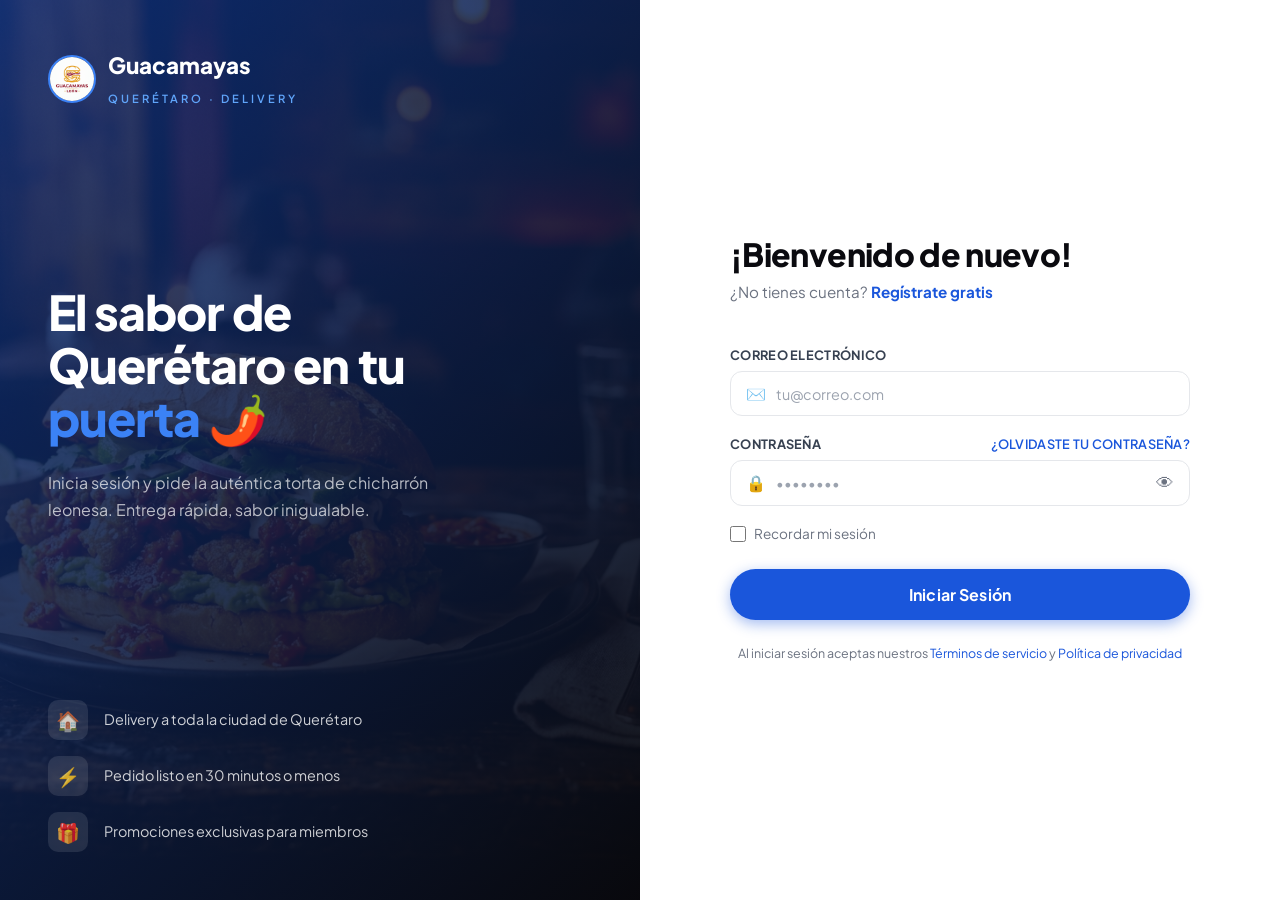
<file: login.html>
<!DOCTYPE html>
<html lang="es">

<head>
  <meta charset="UTF-8">
  <meta name="viewport" content="width=device-width, initial-scale=1.0">
  <title>Iniciar Sesión | Guacamayas Querétaro</title>
  <meta name="description" content="Inicia sesión en Guacamayas Querétaro y pide tu torta de chicharrón favorita.">
  <link rel="stylesheet" href="css/styles.css">
</head>

<body>

  <div class="auth-split">
    <!-- LEFT: Visual Panel -->
    <div class="auth-visual">
      <div class="auth-visual-bg"></div>
      <div class="auth-visual-overlay"></div>
      <div class="auth-visual-content">
        <a href="index.html" class="auth-brand">
          <img src="img/logo.png" alt="Logo">
          <div class="auth-brand-text">
            <span class="name">Guacamayas</span>
            <span class="city">Querétaro · Delivery</span>
          </div>
        </a>

        <div class="auth-tagline">
          <h1>El sabor de<br>Querétaro en tu<br><span>puerta</span> 🌶️</h1>
          <p>Inicia sesión y pide la auténtica torta de chicharrón leonesa. Entrega rápida, sabor inigualable.</p>
        </div>

        <div class="auth-perks">
          <div class="perk">
            <div class="perk-icon">🏠</div>
            <span>Delivery a toda la ciudad de Querétaro</span>
          </div>
          <div class="perk">
            <div class="perk-icon">⚡</div>
            <span>Pedido listo en 30 minutos o menos</span>
          </div>
          <div class="perk">
            <div class="perk-icon">🎁</div>
            <span>Promociones exclusivas para miembros</span>
          </div>
        </div>
      </div>
    </div>

    <!-- RIGHT: Form Panel -->
    <div class="auth-form-panel">
      <div class="auth-form-box">
        <div class="auth-form-header">
          <h2>¡Bienvenido de nuevo!</h2>
          <p>¿No tienes cuenta? <a href="register.html">Regístrate gratis</a></p>
        </div>

        <!-- EMAIL FORM -->
        <form id="loginForm" onsubmit="handleLogin(event)">
          <div class="form-group">
            <label for="email">Correo electrónico</label>
            <div class="input-icon-wrap">
              <span class="icon">✉️</span>
              <input type="email" id="email" class="form-control" placeholder="tu@correo.com" required
                autocomplete="email">
            </div>
          </div>

          <div class="form-group">
            <label for="password">
              Contraseña
              <a href="#" class="forgot-link">¿Olvidaste tu contraseña?</a>
            </label>
            <div class="input-icon-wrap" style="position:relative">
              <span class="icon">🔒</span>
              <input type="password" id="password" class="form-control" placeholder="••••••••" required
                autocomplete="current-password">
              <button type="button" class="password-toggle" id="passToggle" onclick="togglePassword()">👁</button>
            </div>
          </div>

          <div style="display:flex;align-items:center;gap:0.5rem;margin-bottom:1.5rem">
            <input type="checkbox" id="remember" style="accent-color:var(--azul);width:16px;height:16px">
            <label for="remember" style="font-size:0.85rem;color:var(--gris);cursor:pointer">Recordar mi sesión</label>
          </div>

          <button type="submit" class="btn btn-primary btn-full btn-lg" id="loginSubmit">
            Iniciar Sesión
          </button>
        </form>

        <p class="auth-footer-note">
          Al iniciar sesión aceptas nuestros <a href="#">Términos de servicio</a> y <a href="#">Política de
            privacidad</a>
        </p>
      </div>
    </div>
  </div>

  <div class="toast-container" id="toastContainer"></div>

  <script src="js/app.js"></script>
  <script>
    async function handleLogin(e) {
      e.preventDefault();
      const btn = document.getElementById('loginSubmit');
      const email = document.getElementById('email').value.trim();
      const password = document.getElementById('password').value;

      btn.innerHTML = '<span class="spinner"></span> Verificando...';
      btn.disabled = true;

      try {
        const res = await fetch('api/login.php', {
          method: 'POST',
          headers: { 'Content-Type': 'application/json' },
          body: JSON.stringify({ email, password })
        });
        const data = await res.json();

        if (data.success) {
          localStorage.setItem('gcm_user', JSON.stringify(data.user));
          showToast('¡Bienvenido! 🌶️ Redirigiendo...', 'success');
          setTimeout(() => { window.location.href = 'menu.html'; }, 1200);
        } else {
          showToast(data.message || 'Correo o contraseña incorrectos', 'error');
          btn.innerHTML = 'Iniciar Sesión';
          btn.disabled = false;
        }
      } catch (err) {
        showToast('Error de conexión. Intenta de nuevo.', 'error');
        btn.innerHTML = 'Iniciar Sesión';
        btn.disabled = false;
      }
    }

    function togglePassword() {
      const inp = document.getElementById('password');
      inp.type = inp.type === 'password' ? 'text' : 'password';
    }

    function loginWithGoogle() {
      showToast('Login con Google próximamente 🔗', 'info');
    }

    function loginWithFacebook() {
      showToast('Login con Facebook próximamente 🔗', 'info');
    }
  </script>
</body>

</html>
</file>
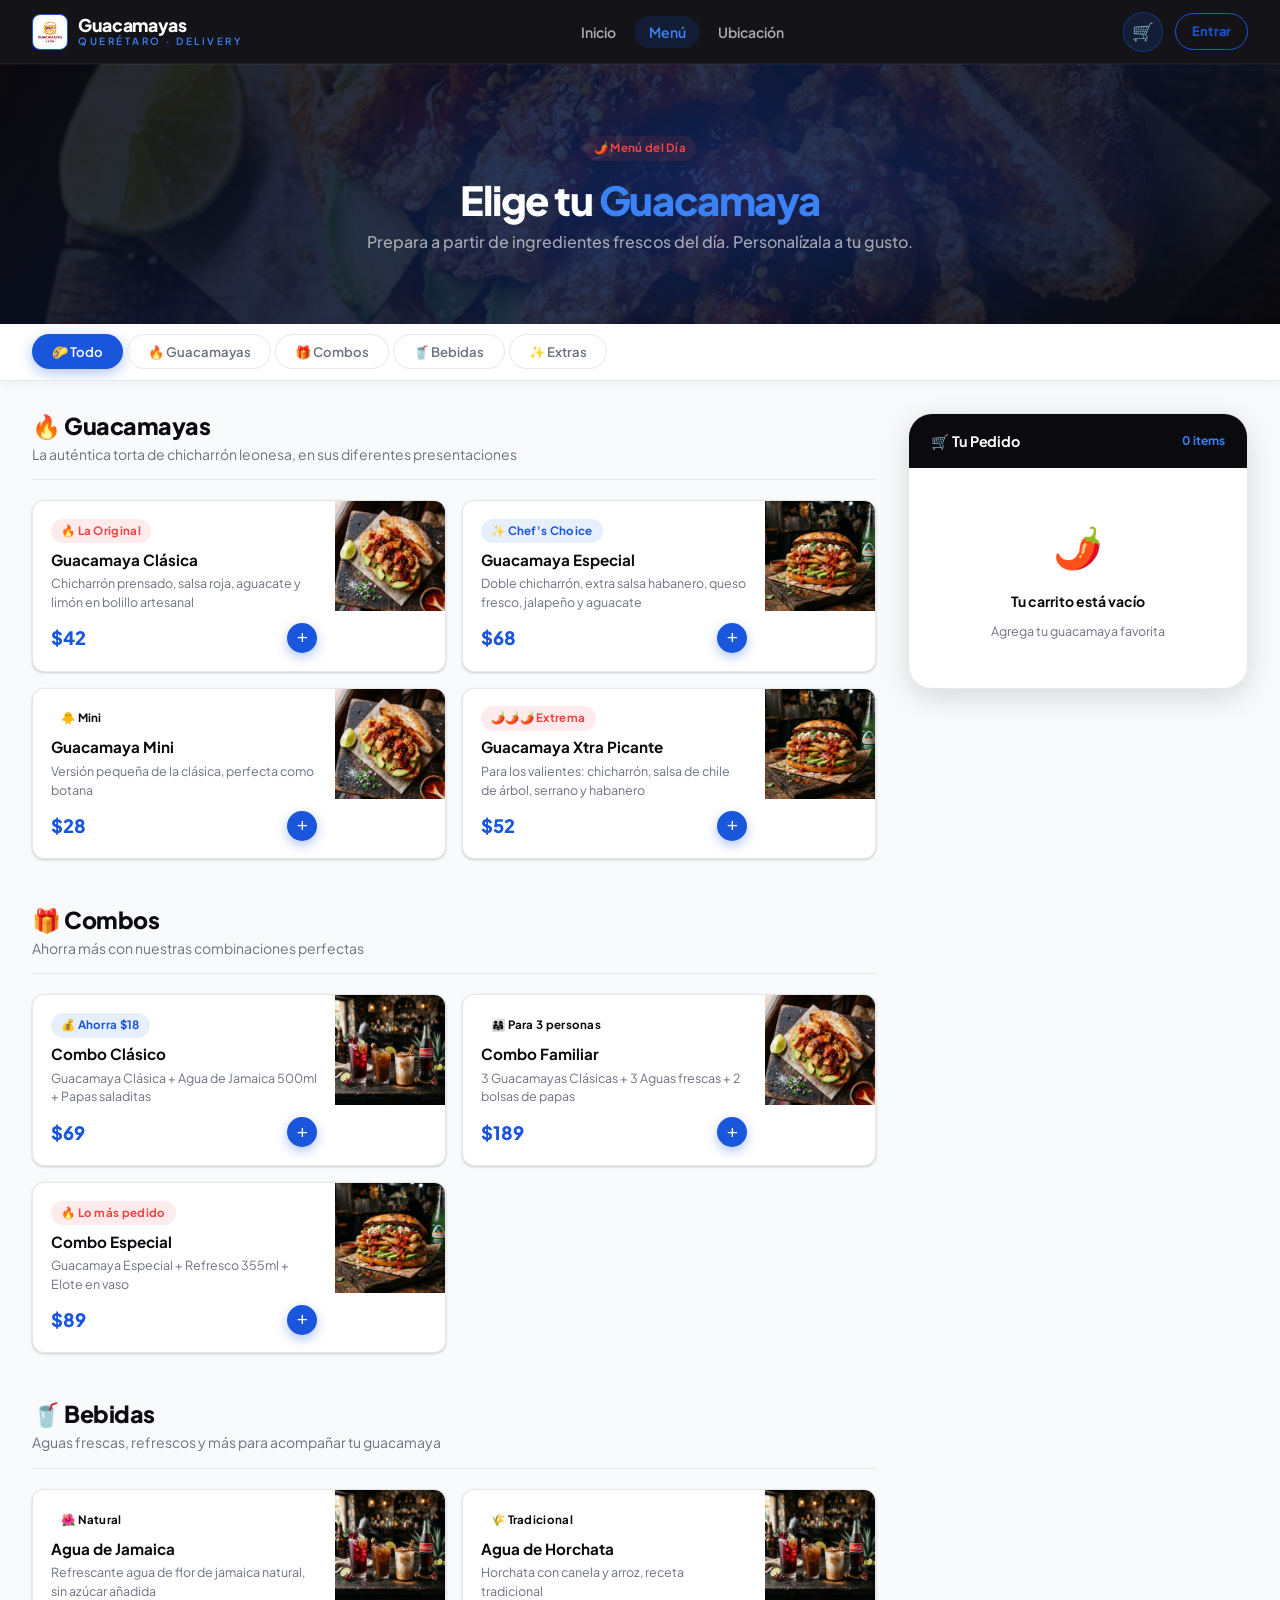
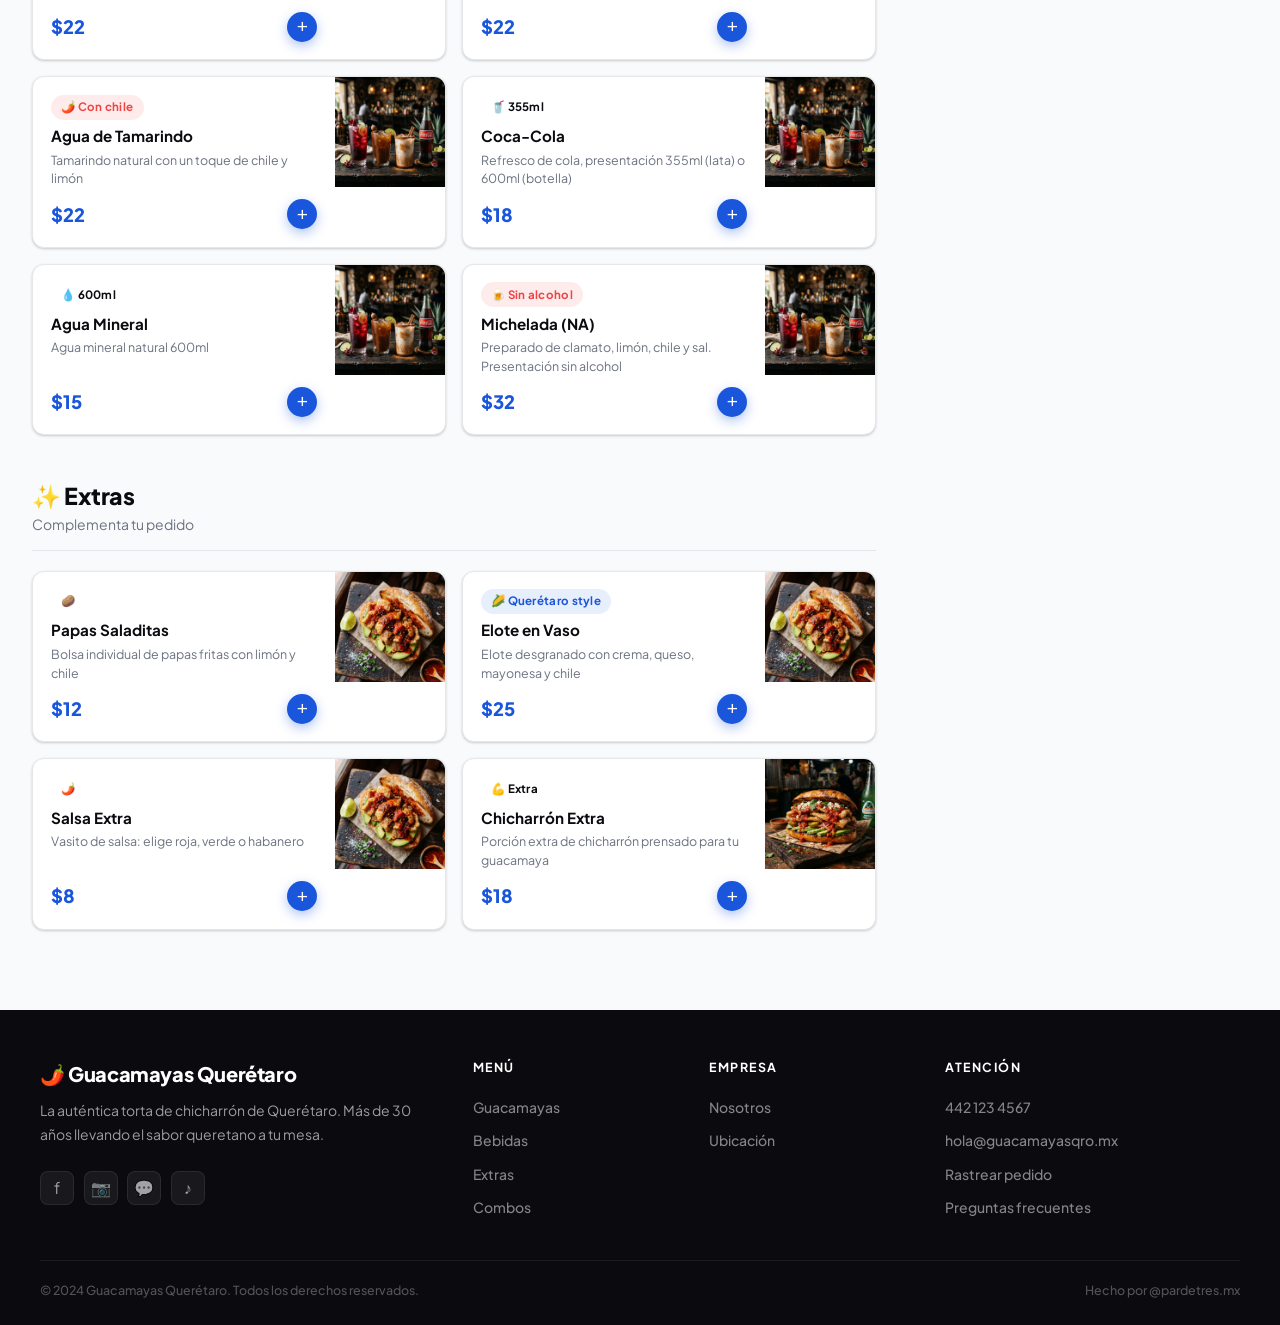
<file: menu.html>
<!DOCTYPE html>
<html lang="es">

<head>
  <meta charset="UTF-8">
  <meta name="viewport" content="width=device-width, initial-scale=1.0">
  <title>Menú | Guacamayas Querétaro</title>
  <meta name="description"
    content="Explora el menú completo de Guacamayas Querétaro. Tortas de chicharrón artesanales, bebidas frescas y combos exclusivos.">
  <link rel="stylesheet" href="css/styles.css">
  <link rel="stylesheet" href="css/menu.css">
</head>

<body>

  <!-- NAVBAR -->
  <nav class="navbar" id="navbar">
    <a href="index.html" class="nav-logo">
      <img src="img/logo.png" alt="Logo">
      <div class="nav-logo-text">
        <span class="brand">Guacamayas</span>
        <span class="sub">Querétaro · Delivery</span>
      </div>
    </a>
    <ul class="nav-links">
      <li><a href="index.html">Inicio</a></li>
      <li><a href="menu.html" class="active">Menú</a></li>
      <li><a href="index.html#ubicacion">Ubicación</a></li>
    </ul>
    <div class="nav-actions">
      <a href="profile.html" class="snav-item" id="profileBtn" style="display:none;padding:0.45rem 0.875rem;border-radius:var(--radius-full);background:rgba(255,255,255,0.08);border:1px solid rgba(255,255,255,0.12);color:rgba(255,255,255,0.85);font-size:0.82rem;font-weight:700;gap:0.4rem;text-decoration:none;align-items:center;">👤 <span id="navUserName"></span></a>
      <a href="cart.html" class="btn-cart" id="cartBtn" title="Mi pedido">
        🛒 <span class="cart-badge" id="cartCount">0</span>
      </a>
      <a href="login.html" class="btn btn-secondary btn-sm" id="loginBtn">Entrar</a>
    </div>
  </nav>

  <!-- MENU HERO -->
  <section class="menu-hero">
    <div class="menu-hero-bg"></div>
    <div class="menu-hero-content">
      <div class="badge badge-hot" style="margin-bottom:1rem">🌶️ Menú del Día</div>
      <h1>Elige tu <span>Guacamaya</span></h1>
      <p>Prepara a partir de ingredientes frescos del día. Personalízala a tu gusto.</p>
    </div>
  </section>

  <!-- CATEGORY TABS -->
  <div class="category-strip" id="categoryStrip">
    <div class="category-tabs">
      <button class="cat-tab active" onclick="filterCategory('all')" data-cat="all">
        🌮 Todo
      </button>
      <button class="cat-tab" onclick="filterCategory('guacamayas')" data-cat="guacamayas">
        🔥 Guacamayas
      </button>
      <button class="cat-tab" onclick="filterCategory('combos')" data-cat="combos">
        🎁 Combos
      </button>
      <button class="cat-tab" onclick="filterCategory('bebidas')" data-cat="bebidas">
        🥤 Bebidas
      </button>
      <button class="cat-tab" onclick="filterCategory('extras')" data-cat="extras">
        ✨ Extras
      </button>
    </div>
  </div>

  <!-- MAIN CONTENT -->
  <div class="menu-layout">

    <!-- MENU ITEMS -->
    <main class="menu-main" id="menuMain">

      <!-- SECTION: GUACAMAYAS -->
      <div class="menu-section" id="sec-guacamayas" data-section="guacamayas">
        <div class="menu-section-header">
          <h2>🔥 Guacamayas</h2>
          <p>La auténtica torta de chicharrón leonesa, en sus diferentes presentaciones</p>
        </div>
        <div class="menu-grid" id="menuGrid">
          <!-- Cards injected by JS -->
        </div>
      </div>

      <!-- SECTION: COMBOS -->
      <div class="menu-section" id="sec-combos" data-section="combos">
        <div class="menu-section-header">
          <h2>🎁 Combos</h2>
          <p>Ahorra más con nuestras combinaciones perfectas</p>
        </div>
        <div class="menu-grid" id="combosGrid"></div>
      </div>

      <!-- SECTION: BEBIDAS -->
      <div class="menu-section" id="sec-bebidas" data-section="bebidas">
        <div class="menu-section-header">
          <h2>🥤 Bebidas</h2>
          <p>Aguas frescas, refrescos y más para acompañar tu guacamaya</p>
        </div>
        <div class="menu-grid" id="bebidasGrid"></div>
      </div>

      <!-- SECTION: EXTRAS -->
      <div class="menu-section" id="sec-extras" data-section="extras">
        <div class="menu-section-header">
          <h2>✨ Extras</h2>
          <p>Complementa tu pedido</p>
        </div>
        <div class="menu-grid" id="extrasGrid"></div>
      </div>

    </main>

    <!-- CART SIDEBAR -->
    <aside class="cart-sidebar" id="cartSidebar">
      <div class="cart-header">
        <h3>🛒 Tu Pedido</h3>
        <span class="cart-item-count" id="sidebarCount">0 items</span>
      </div>

      <div class="cart-items" id="cartItemsList">
        <div class="cart-empty" id="cartEmpty">
          <span>🌶️</span>
          <p>Tu carrito está vacío</p>
          <small>Agrega tu guacamaya favorita</small>
        </div>
      </div>

      <div class="cart-summary" id="cartSummary" style="display:none">
        <div class="summary-row">
          <span>Subtotal</span>
          <span id="subtotalPrice">$0</span>
        </div>
        <div class="summary-row">
          <span>Envío</span>
          <span id="shippingPrice" style="color:var(--rojo)">$35</span>
        </div>
        <div class="summary-row" id="discountRow" style="display:none">
          <span>Descuento</span>
          <span id="discountPrice" style="color:#2d8a4e">-$0</span>
        </div>
        <div class="summary-divider"></div>
        <div class="summary-row summary-total">
          <span>Total</span>
          <span id="totalPrice">$35</span>
        </div>

        <div class="promo-section">
          <input type="text" class="form-control" id="promoInput" placeholder="Código promo (ej: BIENVENIDO10)">
          <button class="btn btn-secondary btn-sm" onclick="applyPromo()">Aplicar</button>
        </div>

        <div class="delivery-info">
          <div class="delivery-eta">
            <span class="eta-icon">⏱️</span>
            <div>
              <strong>Tiempo estimado</strong>
              <span>25-35 minutos</span>
            </div>
          </div>
        </div>

        <button class="btn btn-primary btn-full btn-lg" onclick="goToCheckout()">
          Confirmar Pedido →
        </button>

        <button class="btn btn-sm" onclick="clearCart()"
          style="width:100%;margin-top:0.5rem;color:var(--gris);background:none;font-size:0.8rem">
          🗑 Vaciar carrito
        </button>
      </div>
    </aside>
  </div>

  <!-- TOAST -->
  <div class="toast-container" id="toastContainer"></div>

  <!-- CUSTOMIZER MODAL -->
  <div class="modal-overlay" id="customizerModal">
    <div class="modal" style="max-width:560px">
      <button class="modal-close" onclick="closeCustomizer()">✕</button>
      <div class="customizer-header" id="customizerHeader"></div>
      <div class="customizer-body" id="customizerBody"></div>
      <div class="customizer-footer">
        <div>
          <div class="qty-control">
            <button class="qty-btn" onclick="custQty(-1)">−</button>
            <span class="qty-num" id="custQtyNum">1</span>
            <button class="qty-btn" onclick="custQty(1)">+</button>
          </div>
        </div>
        <button class="btn btn-primary" onclick="addCustomized()" id="custAddBtn">
          Agregar — <span id="custTotal">$0</span>
        </button>
      </div>
    </div>
  </div>

  <script src="js/app.js"></script>
  <script src="js/menu.js"></script>
</body>
<!-- FOOTER -->
<footer class="footer">
  <div class="footer-grid">
    <div class="footer-brand">
      <div class="brand">🌶️ Guacamayas Querétaro</div>
      <p>La auténtica torta de chicharrón de Querétaro. Más de 30 años llevando el sabor queretano a tu mesa.</p>
      <div class="social-links" style="margin-top:1.5rem">
        <a href="#" title="Facebook">f</a>
        <a href="#" title="Instagram">📷</a>
        <a href="#" title="WhatsApp">💬</a>
        <a href="#" title="TikTok">♪</a>
      </div>
    </div>
    <div class="footer-col">
      <h5>Menú</h5>
      <ul>
        <li><a href="menu.html">Guacamayas</a></li>
        <li><a href="menu.html#bebidas">Bebidas</a></li>
        <li><a href="menu.html#extras">Extras</a></li>
        <li><a href="menu.html#combos">Combos</a></li>
      </ul>
    </div>
    <div class="footer-col">
      <h5>Empresa</h5>
      <ul>
        <li><a href="index.html#nosotros">Nosotros</a></li>
        <li><a href="index.html#ubicacion">Ubicación</a></li>
      </ul>
    </div>
    <div class="footer-col">
      <h5>Atención</h5>
      <ul>
        <li><a href="tel:4421234567">442 123 4567</a></li>
        <li><a href="mailto:hola@guacamayasqro.mx">hola@guacamayasqro.mx</a></li>
        <li><a href="tracking.html">Rastrear pedido</a></li>
        <li><a href="faq.html">Preguntas frecuentes</a></li>
      </ul>
    </div>
  </div>
  <hr class="footer-divider">
  <div class="footer-bottom">
    <span>© 2024 Guacamayas Querétaro. Todos los derechos reservados.</span>
    <span>Hecho por @pardetres.mx</span>
  </div>
</footer>

<!-- TOAST CONTAINER -->
<div class="toast-container" id="toastContainer"></div>

<script src="js/app.js"></script>
<script src="js/home.js"></script>
</body>

</html>
</file>
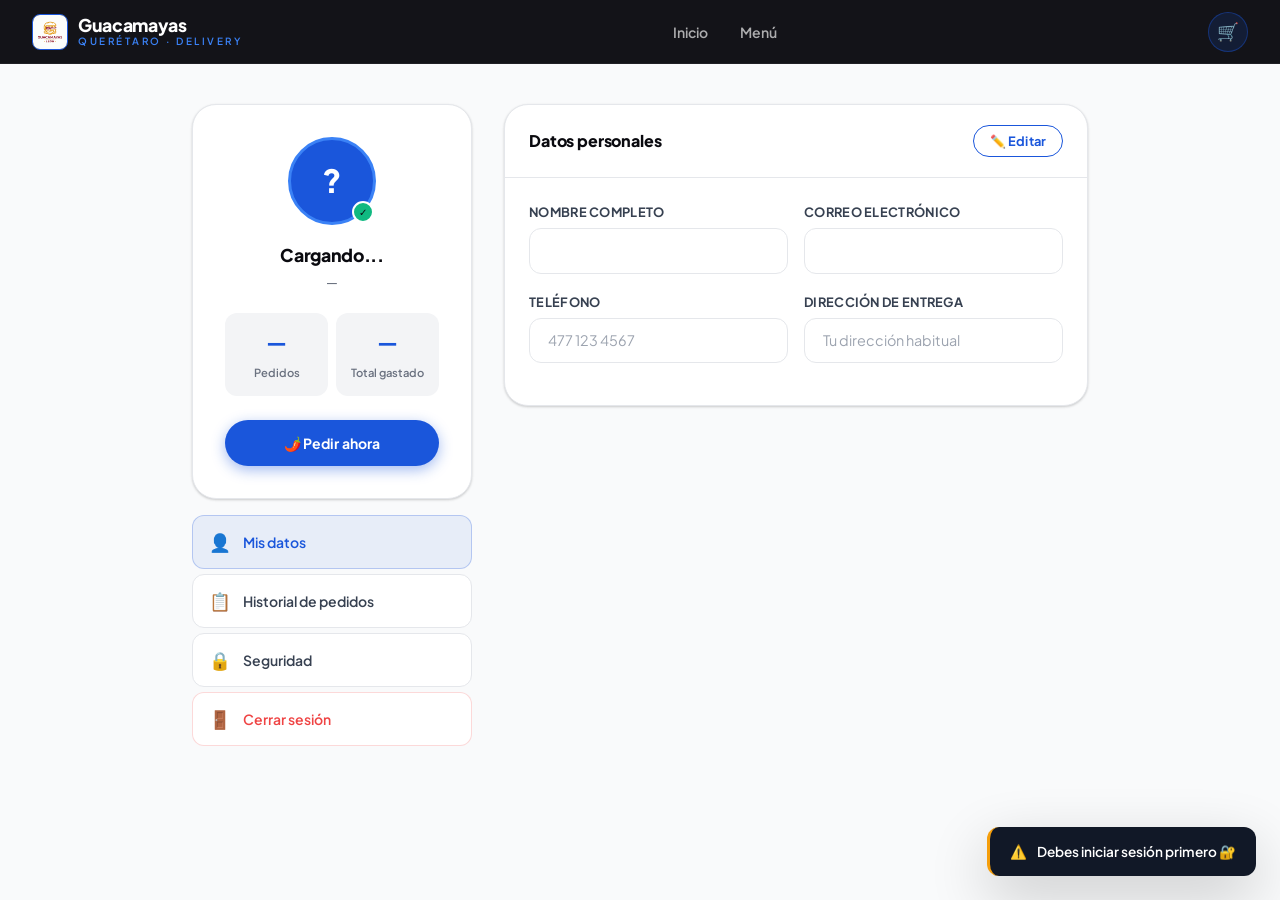
<file: profile.html>
<!DOCTYPE html>
<html lang="es">
<head>
  <meta charset="UTF-8">
  <meta name="viewport" content="width=device-width, initial-scale=1.0">
  <title>Mi Perfil | Guacamayas Querétaro</title>
  <link rel="stylesheet" href="css/styles.css">
  <style>
    body { background: var(--blanco-soft); padding-top: 64px; }

    .profile-page {
      max-width: 960px;
      margin: 0 auto;
      padding: 2.5rem 2rem;
      display: grid;
      grid-template-columns: 280px 1fr;
      gap: 2rem;
      align-items: start;
    }

    /* ── SIDEBAR ── */
    .profile-sidebar { position: sticky; top: 84px; }

    .profile-card {
      background: var(--blanco);
      border-radius: var(--radius-xl);
      padding: 2rem;
      text-align: center;
      border: 1px solid var(--gris-border);
      box-shadow: var(--sombra-sm);
      margin-bottom: 1rem;
    }

    .avatar-wrap {
      position: relative;
      width: 88px;
      height: 88px;
      margin: 0 auto 1rem;
    }

    .avatar {
      width: 88px; height: 88px;
      border-radius: 50%;
      background: var(--azul);
      color: var(--blanco);
      display: flex; align-items: center; justify-content: center;
      font-size: 2rem;
      font-weight: 800;
      font-family: 'Plus Jakarta Sans', sans-serif;
      border: 3px solid var(--azul-light);
    }

    .avatar-badge {
      position: absolute;
      bottom: 2px; right: 2px;
      width: 22px; height: 22px;
      background: var(--success);
      border-radius: 50%;
      border: 2px solid var(--blanco);
      display: flex; align-items: center; justify-content: center;
      font-size: 0.65rem;
    }

    .profile-name {
      font-size: 1.1rem;
      font-weight: 800;
      color: var(--negro);
      margin-bottom: 0.2rem;
      letter-spacing: -0.02em;
    }

    .profile-email {
      font-size: 0.8rem;
      color: var(--gris);
      margin-bottom: 1.25rem;
      font-weight: 500;
    }

    .profile-stats {
      display: grid;
      grid-template-columns: 1fr 1fr;
      gap: 0.5rem;
      margin-bottom: 1.5rem;
    }

    .pstat {
      background: var(--blanco-muted);
      border-radius: var(--radius-md);
      padding: 0.75rem 0.5rem;
      text-align: center;
    }

    .pstat-num {
      font-size: 1.3rem;
      font-weight: 800;
      color: var(--azul);
      display: block;
      letter-spacing: -0.02em;
    }

    .pstat-label {
      font-size: 0.7rem;
      color: var(--gris);
      font-weight: 600;
    }

    .sidebar-nav { display: flex; flex-direction: column; gap: 0.3rem; }

    .snav-item {
      display: flex;
      align-items: center;
      gap: 0.75rem;
      padding: 0.75rem 1rem;
      border-radius: var(--radius-md);
      background: var(--blanco);
      border: 1px solid var(--gris-border);
      color: var(--gris-dark);
      font-size: 0.875rem;
      font-weight: 600;
      cursor: pointer;
      transition: var(--trans);
      text-decoration: none;
      font-family: 'Plus Jakarta Sans', sans-serif;
    }

    .snav-item:hover, .snav-item.active {
      background: var(--azul-soft);
      border-color: rgba(26,86,219,0.25);
      color: var(--azul);
    }

    .snav-item .icon { font-size: 1.1rem; }

    .snav-logout {
      color: var(--error);
      border-color: rgba(239,68,68,0.2);
    }
    .snav-logout:hover {
      background: rgba(239,68,68,0.06);
      border-color: rgba(239,68,68,0.35);
      color: var(--error);
    }

    /* ── MAIN CONTENT ── */
    .profile-main {}

    .section-card {
      background: var(--blanco);
      border-radius: var(--radius-xl);
      border: 1px solid var(--gris-border);
      box-shadow: var(--sombra-sm);
      margin-bottom: 1.5rem;
      overflow: hidden;
    }

    .section-card-head {
      padding: 1.25rem 1.5rem;
      border-bottom: 1px solid var(--gris-border);
      display: flex;
      align-items: center;
      justify-content: space-between;
    }

    .section-card-head h2 {
      font-size: 1rem;
      font-weight: 800;
      color: var(--negro);
      letter-spacing: -0.01em;
    }

    .section-card-body { padding: 1.5rem; }

    /* ── FORM ── */
    .form-row-2 { display: grid; grid-template-columns: 1fr 1fr; gap: 1rem; }

    /* ── HISTORIAL ── */
    .order-history-item {
      display: grid;
      grid-template-columns: auto 1fr auto;
      gap: 1rem;
      align-items: center;
      padding: 1rem 0;
      border-bottom: 1px solid var(--gris-border);
    }

    .order-history-item:last-child { border-bottom: none; }

    .order-icon {
      width: 44px; height: 44px;
      border-radius: var(--radius-md);
      background: var(--azul-soft);
      display: flex; align-items: center; justify-content: center;
      font-size: 1.3rem;
      flex-shrink: 0;
    }

    .order-info-name {
      font-size: 0.9rem;
      font-weight: 700;
      color: var(--negro);
      margin-bottom: 0.2rem;
    }

    .order-info-meta {
      font-size: 0.78rem;
      color: var(--gris);
      font-weight: 500;
    }

    .order-amount {
      text-align: right;
    }

    .order-amount .amount {
      font-size: 1rem;
      font-weight: 800;
      color: var(--azul);
      display: block;
    }

    .order-status {
      display: inline-flex;
      align-items: center;
      gap: 0.3rem;
      font-size: 0.7rem;
      font-weight: 700;
      padding: 0.15rem 0.6rem;
      border-radius: var(--radius-full);
      margin-top: 0.3rem;
    }

    .status-entregado { background: rgba(16,185,129,0.1); color: var(--success); }
    .status-pendiente  { background: rgba(245,158,11,0.1); color: var(--warning); }
    .status-cancelado  { background: rgba(239,68,68,0.1);  color: var(--error); }

    /* ── LOADING / EMPTY ── */
    .empty-state {
      text-align: center;
      padding: 3rem 2rem;
      color: var(--gris);
    }

    .empty-state .empty-icon { font-size: 3rem; margin-bottom: 1rem; display: block; }
    .empty-state h3 { font-size: 1rem; color: var(--negro); margin-bottom: 0.4rem; }
    .empty-state p  { font-size: 0.875rem; }

    .spinner-center {
      display: flex; align-items: center; justify-content: center;
      padding: 2rem;
    }

    .spinner-lg {
      width: 36px; height: 36px;
      border: 3px solid var(--gris-border);
      border-top-color: var(--azul);
      border-radius: 50%;
      animation: spin 0.8s linear infinite;
    }

    /* ── RESPONSIVE ── */
    @media (max-width: 768px) {
      .profile-page { grid-template-columns: 1fr; }
      .profile-sidebar { position: static; }
      .form-row-2 { grid-template-columns: 1fr; }
    }
  </style>
</head>
<body>

  <nav class="navbar" id="navbar">
    <a href="index.html" class="nav-logo">
      <img src="img/logo.png" alt="Logo">
      <div class="nav-logo-text">
        <span class="brand">Guacamayas</span>
        <span class="sub">Querétaro · Delivery</span>
      </div>
    </a>
    <ul class="nav-links">
      <li><a href="index.html">Inicio</a></li>
      <li><a href="menu.html">Menú</a></li>
    </ul>
    <div class="nav-actions">
      <a href="cart.html" class="btn-cart" id="cartBtn" title="Mi pedido">
        🛒 <span class="cart-badge" id="cartCount">0</span>
      </a>
    </div>
  </nav>

  <div class="profile-page">

    <!-- SIDEBAR -->
    <aside class="profile-sidebar">
      <div class="profile-card">
        <div class="avatar-wrap">
          <div class="avatar" id="avatarInitial">?</div>
          <div class="avatar-badge">✓</div>
        </div>
        <div class="profile-name" id="profileName">Cargando...</div>
        <div class="profile-email" id="profileEmail">—</div>
        <div class="profile-stats">
          <div class="pstat">
            <span class="pstat-num" id="statPedidos">—</span>
            <span class="pstat-label">Pedidos</span>
          </div>
          <div class="pstat">
            <span class="pstat-num" id="statGasto">—</span>
            <span class="pstat-label">Total gastado</span>
          </div>
        </div>
        <a href="menu.html" class="btn btn-primary btn-full">🌶️ Pedir ahora</a>
      </div>

      <nav class="sidebar-nav">
        <a href="#datos" class="snav-item active" onclick="showTab('datos',this)">
          <span class="icon">👤</span> Mis datos
        </a>
        <a href="#historial" class="snav-item" onclick="showTab('historial',this)">
          <span class="icon">📋</span> Historial de pedidos
        </a>
        <a href="#seguridad" class="snav-item" onclick="showTab('seguridad',this)">
          <span class="icon">🔒</span> Seguridad
        </a>
        <a href="#" class="snav-item snav-logout" onclick="logout()">
          <span class="icon">🚪</span> Cerrar sesión
        </a>
      </nav>
    </aside>

    <!-- MAIN -->
    <main class="profile-main">

      <!-- TAB: DATOS PERSONALES -->
      <div id="tab-datos">
        <div class="section-card">
          <div class="section-card-head">
            <h2>Datos personales</h2>
            <button class="btn btn-secondary btn-sm" onclick="toggleEdit()">✏️ Editar</button>
          </div>
          <div class="section-card-body">
            <div class="form-row-2">
              <div class="form-group">
                <label>Nombre completo</label>
                <input type="text" id="fieldNombre" class="form-control" disabled>
              </div>
              <div class="form-group">
                <label>Correo electrónico</label>
                <input type="email" id="fieldEmail" class="form-control" disabled>
              </div>
            </div>
            <div class="form-row-2">
              <div class="form-group">
                <label>Teléfono</label>
                <input type="tel" id="fieldTelefono" class="form-control" disabled placeholder="477 123 4567">
              </div>
              <div class="form-group">
                <label>Dirección de entrega</label>
                <input type="text" id="fieldDireccion" class="form-control" disabled placeholder="Tu dirección habitual">
              </div>
            </div>
            <div id="editActions" style="display:none; margin-top:0.5rem; display:none; gap:0.75rem;" class="edit-actions">
              <button class="btn btn-primary" onclick="saveProfile()">💾 Guardar cambios</button>
              <button class="btn btn-secondary" onclick="cancelEdit()">Cancelar</button>
            </div>
          </div>
        </div>
      </div>

      <!-- TAB: HISTORIAL -->
      <div id="tab-historial" style="display:none">
        <div class="section-card">
          <div class="section-card-head">
            <h2>Historial de pedidos</h2>
            <span id="historialCount" style="font-size:0.8rem;color:var(--gris);font-weight:600"></span>
          </div>
          <div class="section-card-body" id="historialBody">
            <div class="spinner-center"><div class="spinner-lg"></div></div>
          </div>
        </div>
      </div>

      <!-- TAB: SEGURIDAD -->
      <div id="tab-seguridad" style="display:none">
        <div class="section-card">
          <div class="section-card-head">
            <h2>Cambiar contraseña</h2>
          </div>
          <div class="section-card-body">
            <div class="form-group">
              <label>Contraseña actual</label>
              <div class="input-icon-wrap">
                <span class="icon">🔒</span>
                <input type="password" id="passActual" class="form-control" placeholder="••••••••">
              </div>
            </div>
            <div class="form-row-2">
              <div class="form-group">
                <label>Nueva contraseña</label>
                <input type="password" id="passNueva" class="form-control" placeholder="Mín. 8 caracteres">
              </div>
              <div class="form-group">
                <label>Confirmar nueva contraseña</label>
                <input type="password" id="passConfirm" class="form-control" placeholder="Repite la nueva">
              </div>
            </div>
            <button class="btn btn-primary" onclick="changePassword()">🔐 Actualizar contraseña</button>
          </div>
        </div>
      </div>

    </main>
  </div>

  <div class="toast-container" id="toastContainer"></div>

  <script src="js/app.js"></script>
  <script>
    let user = null;
    let isEditing = false;

    // ── INIT ─────────────────────────────────────
    document.addEventListener('DOMContentLoaded', () => {
      user = getCurrentUser();
      if (!user) {
        showToast('Debes iniciar sesión primero 🔐', 'warning');
        setTimeout(() => { window.location.href = 'login.html'; }, 1500);
        return;
      }
      fillProfile();
    });

    function fillProfile() {
      const nombre = user.nombre || user.name || user.email?.split('@')[0] || 'Usuario';
      const inicial = nombre.charAt(0).toUpperCase();

      document.getElementById('avatarInitial').textContent = inicial;
      document.getElementById('profileName').textContent   = nombre;
      document.getElementById('profileEmail').textContent  = user.email || '—';

      document.getElementById('fieldNombre').value   = nombre;
      document.getElementById('fieldEmail').value    = user.email    || '';
      document.getElementById('fieldTelefono').value = user.telefono || '';
      document.getElementById('fieldDireccion').value= user.direccion|| '';

      // Cargar pedidos si hay ID
      if (user.id) loadHistorial();
      else showNoHistorial();
    }

    // ── TABS ─────────────────────────────────────
    function showTab(name, el) {
      ['datos','historial','seguridad'].forEach(t => {
        document.getElementById('tab-' + t).style.display = t === name ? 'block' : 'none';
      });
      document.querySelectorAll('.snav-item').forEach(a => a.classList.remove('active'));
      if (el) el.classList.add('active');

      if (name === 'historial' && user?.id) loadHistorial();
      return false;
    }

    // ── EDITAR PERFIL ─────────────────────────────
    function toggleEdit() {
      isEditing = !isEditing;
      const fields = ['fieldNombre','fieldTelefono','fieldDireccion'];
      fields.forEach(id => {
        document.getElementById(id).disabled = !isEditing;
      });
      const actions = document.getElementById('editActions');
      actions.style.display = isEditing ? 'flex' : 'none';
    }

    function cancelEdit() {
      fillProfile();
      isEditing = false;
      toggleEdit();
    }

    async function saveProfile() {
      const nombre    = document.getElementById('fieldNombre').value.trim();
      const telefono  = document.getElementById('fieldTelefono').value.trim();
      const direccion = document.getElementById('fieldDireccion').value.trim();

      if (!nombre) { showToast('El nombre no puede estar vacío', 'error'); return; }

      // Actualizar localStorage
      user.nombre    = nombre;
      user.telefono  = telefono;
      user.direccion = direccion;
      localStorage.setItem('gcm_user', JSON.stringify(user));

      showToast('✅ Datos guardados correctamente', 'success');
      toggleEdit();
      fillProfile();
    }

    // ── HISTORIAL DE PEDIDOS ──────────────────────
    async function loadHistorial() {
      const body = document.getElementById('historialBody');
      if (!body) return;
      body.innerHTML = '<div class="spinner-center"><div class="spinner-lg"></div></div>';

      try {
        const res  = await fetch(`api/pedidos.php?usuario_id=${user.id}`);
        const data = await res.json();

        if (data.success && data.pedidos.length > 0) {
          document.getElementById('historialCount').textContent = `${data.pedidos.length} pedido${data.pedidos.length > 1 ? 's' : ''}`;
          document.getElementById('statPedidos').textContent = data.pedidos.length;
          const total = data.pedidos.reduce((s, p) => s + parseFloat(p.total), 0);
          document.getElementById('statGasto').textContent = '$' + Math.round(total);
          renderHistorial(data.pedidos);
        } else {
          showNoHistorial();
        }
      } catch (e) {
        // Mostrar datos de demo si no hay PHP corriendo
        renderHistorialDemo();
      }
    }

    function renderHistorial(pedidos) {
      const body = document.getElementById('historialBody');
      body.innerHTML = pedidos.map(p => {
        const fecha = new Date(p.fecha).toLocaleDateString('es-MX', { day: '2-digit', month: 'short', year: 'numeric' });
        const items = p.items?.map(i => i.producto_nombre).join(', ') || 'Productos';
        const statusMap = {
          entregado:  { cls: 'status-entregado', label: '✓ Entregado' },
          en_camino:  { cls: 'status-pendiente',  label: '🏍️ En camino' },
          preparando: { cls: 'status-pendiente',  label: '👨‍🍳 Preparando' },
          pendiente:  { cls: 'status-pendiente',  label: '⏳ Pendiente' },
          cancelado:  { cls: 'status-cancelado',  label: '✗ Cancelado' },
        };
        const st = statusMap[p.estado] || statusMap.pendiente;

        return `
          <div class="order-history-item">
            <div class="order-icon">🌶️</div>
            <div>
              <div class="order-info-name">Pedido #${p.id}</div>
              <div class="order-info-meta">${fecha} · ${items.substring(0, 40)}${items.length > 40 ? '...' : ''}</div>
            </div>
            <div class="order-amount">
              <span class="amount">$${parseFloat(p.total).toFixed(0)}</span>
              <span class="order-status ${st.cls}">${st.label}</span>
            </div>
          </div>
        `;
      }).join('');
    }

    function renderHistorialDemo() {
      document.getElementById('statPedidos').textContent = '3';
      document.getElementById('statGasto').textContent   = '$357';
      const demo = [
        { id: 'DEMO-01', fecha: '2025-05-20', items: [{ producto_nombre: 'Guacamaya Clásica x2' }], total: 119, estado: 'entregado' },
        { id: 'DEMO-02', fecha: '2025-05-15', items: [{ producto_nombre: 'Guacamaya Especial' }],   total: 98,  estado: 'entregado' },
        { id: 'DEMO-03', fecha: '2025-05-10', items: [{ producto_nombre: 'Combo Bebida + Torta' }], total: 140, estado: 'entregado' },
      ];
      document.getElementById('historialCount').textContent = '3 pedidos';
      renderHistorial(demo);
    }

    function showNoHistorial() {
      document.getElementById('statPedidos').textContent = '0';
      document.getElementById('statGasto').textContent   = '$0';
      document.getElementById('historialBody').innerHTML = `
        <div class="empty-state">
          <span class="empty-icon">🛒</span>
          <h3>Sin pedidos aún</h3>
          <p>Cuando hagas tu primer pedido aparecerá aquí</p>
          <a href="menu.html" class="btn btn-primary" style="margin-top:1.25rem">Ver menú</a>
        </div>
      `;
    }

    // ── SEGURIDAD ─────────────────────────────────
    async function changePassword() {
      const actual  = document.getElementById('passActual').value;
      const nueva   = document.getElementById('passNueva').value;
      const confirm = document.getElementById('passConfirm').value;

      if (!actual || !nueva) { showToast('Completa todos los campos', 'error'); return; }
      if (nueva.length < 8)  { showToast('La nueva contraseña debe tener al menos 8 caracteres', 'error'); return; }
      if (nueva !== confirm)  { showToast('Las contraseñas no coinciden', 'error'); return; }

      showToast('Contraseña actualizada correctamente 🔐', 'success');
      document.getElementById('passActual').value  = '';
      document.getElementById('passNueva').value   = '';
      document.getElementById('passConfirm').value = '';
    }
  </script>
</body>
</html>
</file>
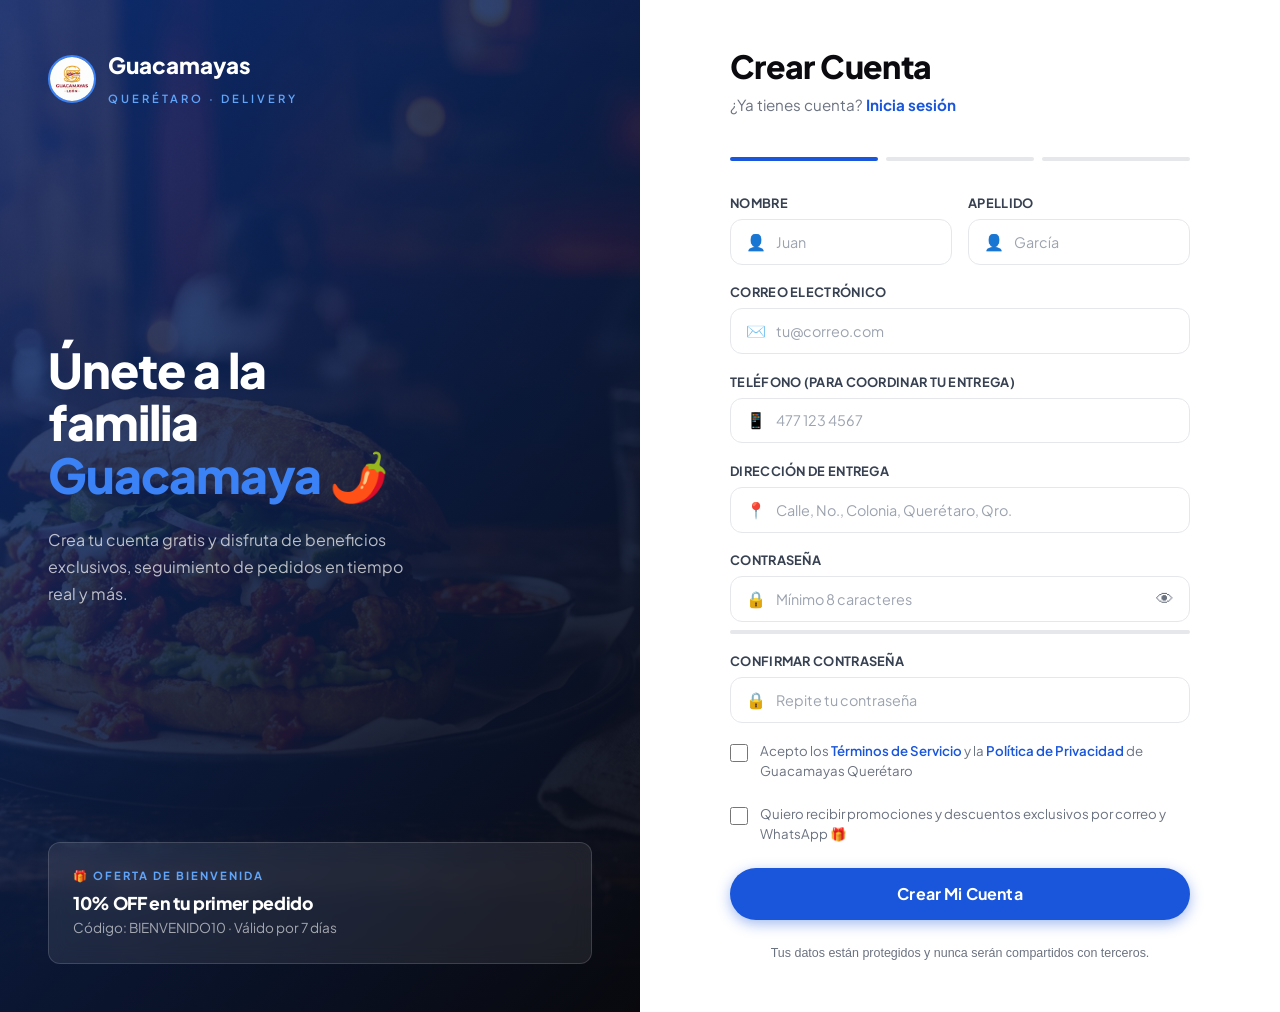
<file: register.html>
<!DOCTYPE html>
<html lang="es">
<head>
  <meta charset="UTF-8">
  <meta name="viewport" content="width=device-width, initial-scale=1.0">
  <title>Crear Cuenta | Guacamayas Querétaro</title>
  <meta name="description" content="Crea tu cuenta en Guacamayas Querétaro y empieza a pedir la mejor torta de chicharrón de Querétaro.">
  <link rel="stylesheet" href="css/styles.css">
</head>
<body>

  <div class="auth-split">
    <!-- LEFT: Visual -->
    <div class="auth-visual">
      <div class="auth-visual-bg"></div>
      <div class="auth-visual-overlay"></div>
      <div class="auth-visual-content">
        <a href="index.html" class="auth-brand">
          <img src="img/logo.png" alt="Logo">
          <div class="auth-brand-text">
            <span class="name">Guacamayas</span>
            <span class="city">Querétaro · Delivery</span>
          </div>
        </a>

        <div class="auth-tagline">
          <h1>Únete a la<br>familia<br><span>Guacamaya</span> 🌶️</h1>
          <p>Crea tu cuenta gratis y disfruta de beneficios exclusivos, seguimiento de pedidos en tiempo real y más.</p>
        </div>

        <div class="promo-card">
          <div class="promo-label">🎁 Oferta de bienvenida</div>
          <h3>10% OFF en tu primer pedido</h3>
          <p>Código: BIENVENIDO10 · Válido por 7 días</p>
        </div>
      </div>
    </div>

    <!-- RIGHT: Form -->
    <div class="auth-form-panel">
      <div class="auth-form-box">
        <div class="auth-form-header">
          <h2>Crear Cuenta</h2>
          <p>¿Ya tienes cuenta? <a href="login.html">Inicia sesión</a></p>
        </div>

        <div class="step-indicator">
          <div class="step-dot active" id="dot1"></div>
          <div class="step-dot" id="dot2"></div>
          <div class="step-dot" id="dot3"></div>
        </div>

        <form id="registerForm" onsubmit="handleRegister(event)">
          <!-- DATOS PERSONALES -->
          <div class="form-row">
            <div class="form-group">
              <label for="nombre">Nombre</label>
              <div class="input-icon-wrap">
                <span class="icon">👤</span>
                <input type="text" id="nombre" class="form-control" placeholder="Juan" required>
              </div>
            </div>
            <div class="form-group">
              <label for="apellido">Apellido</label>
              <div class="input-icon-wrap">
                <span class="icon">👤</span>
                <input type="text" id="apellido" class="form-control" placeholder="García" required>
              </div>
            </div>
          </div>

          <div class="form-group">
            <label for="emailReg">Correo electrónico</label>
            <div class="input-icon-wrap">
              <span class="icon">✉️</span>
              <input type="email" id="emailReg" class="form-control" placeholder="tu@correo.com" required>
            </div>
          </div>

          <div class="form-group">
            <label for="telefono">Teléfono (para coordinar tu entrega)</label>
            <div class="input-icon-wrap">
              <span class="icon">📱</span>
              <input type="tel" id="telefono" class="form-control" placeholder="477 123 4567" required>
            </div>
          </div>

          <div class="form-group">
            <label for="direccion">Dirección de entrega</label>
            <div class="input-icon-wrap">
              <span class="icon">📍</span>
              <input type="text" id="direccion" class="form-control" placeholder="Calle, No., Colonia, Querétaro, Qro." required>
            </div>
          </div>

          <div class="form-group">
            <label for="passwordReg">Contraseña</label>
            <div class="input-icon-wrap">
              <span class="icon">🔒</span>
              <input type="password" id="passwordReg" class="form-control" placeholder="Mínimo 8 caracteres" required oninput="checkStrength(this.value)">
              <button type="button" class="password-toggle" onclick="togglePass('passwordReg')">👁</button>
            </div>
            <div class="password-strength">
              <div class="password-strength-bar" id="strengthBar"></div>
            </div>
            <span class="strength-label" id="strengthLabel"></span>
          </div>

          <div class="form-group">
            <label for="passwordConf">Confirmar contraseña</label>
            <div class="input-icon-wrap">
              <span class="icon">🔒</span>
              <input type="password" id="passwordConf" class="form-control" placeholder="Repite tu contraseña" required>
            </div>
          </div>

          <div class="terms-check">
            <input type="checkbox" id="terms" required>
            <label for="terms">
              Acepto los <a href="#">Términos de Servicio</a> y la <a href="#">Política de Privacidad</a> de Guacamayas Querétaro
            </label>
          </div>

          <div class="terms-check">
            <input type="checkbox" id="promo">
            <label for="promo">
              Quiero recibir promociones y descuentos exclusivos por correo y WhatsApp 🎁
            </label>
          </div>

          <button type="submit" class="btn btn-primary btn-full btn-lg" id="registerSubmit">
            Crear Mi Cuenta
          </button>
        </form>

        <p style="margin-top:1.5rem;text-align:center;font-family:'Montserrat',sans-serif;font-size:0.78rem;color:var(--gris)">
          Tus datos están protegidos y nunca serán compartidos con terceros.
        </p>
      </div>
    </div>
  </div>

  <div class="toast-container" id="toastContainer"></div>

  <script src="js/app.js"></script>
  <script>
    let strengthStep = 0;

    function checkStrength(value) {
      const bar = document.getElementById('strengthBar');
      const label = document.getElementById('strengthLabel');
      const dot2 = document.getElementById('dot2');
      const dot3 = document.getElementById('dot3');

      bar.className = 'password-strength-bar';

      if (value.length === 0) {
        label.textContent = '';
        return;
      }

      let score = 0;
      if (value.length >= 8) score++;
      if (/[A-Z]/.test(value)) score++;
      if (/[0-9]/.test(value)) score++;
      if (/[^A-Za-z0-9]/.test(value)) score++;

      if (score <= 1) {
        bar.classList.add('strength-weak');
        label.textContent = 'Débil';
        label.style.color = '#e74c3c';
        dot2.classList.remove('active','done');
        dot3.classList.remove('active','done');
      } else if (score <= 3) {
        bar.classList.add('strength-medium');
        label.textContent = 'Regular';
        label.style.color = 'var(--dorado)';
        dot2.classList.add('active');
        dot3.classList.remove('active','done');
      } else {
        bar.classList.add('strength-strong');
        label.textContent = '¡Segura!';
        label.style.color = '#2d8a4e';
        dot2.classList.add('done');
        dot3.classList.add('active');
      }
    }

    function togglePass(id) {
      const inp = document.getElementById(id);
      inp.type = inp.type === 'password' ? 'text' : 'password';
    }

    async function handleRegister(e) {
      e.preventDefault();
      const btn = document.getElementById('registerSubmit');
      const pass = document.getElementById('passwordReg').value;
      const conf = document.getElementById('passwordConf').value;

      if (pass !== conf) {
        showToast('Las contraseñas no coinciden', 'error');
        return;
      }

      if (pass.length < 8) {
        showToast('La contraseña debe tener al menos 8 caracteres', 'error');
        return;
      }

      btn.innerHTML = '<span class="spinner"></span> Creando cuenta...';
      btn.disabled = true;

      const payload = {
        nombre:    document.getElementById('nombre').value.trim(),
        apellido:  document.getElementById('apellido').value.trim(),
        email:     document.getElementById('emailReg').value.trim(),
        telefono:  document.getElementById('telefono').value.trim(),
        direccion: document.getElementById('direccion').value.trim(),
        password:  pass
      };

      try {
        const res = await fetch('api/register.php', {
          method: 'POST',
          headers: { 'Content-Type': 'application/json' },
          body: JSON.stringify(payload)
        });
        const data = await res.json();

        if (data.success) {
          localStorage.setItem('gcm_user', JSON.stringify({ ...data.user, logged: true }));
          showToast('¡Cuenta creada! 🎉 Bienvenido a Guacamayas Querétaro', 'success');
          setTimeout(() => { window.location.href = 'menu.html'; }, 1800);
        } else {
          showToast(data.message || 'Error al crear la cuenta', 'error');
          btn.innerHTML = 'Crear Mi Cuenta';
          btn.disabled = false;
        }
      } catch (err) {
        showToast('Error de conexión. Intenta de nuevo.', 'error');
        btn.innerHTML = 'Crear Mi Cuenta';
        btn.disabled = false;
      }
    }
  </script>
</body>
</html>
</file>
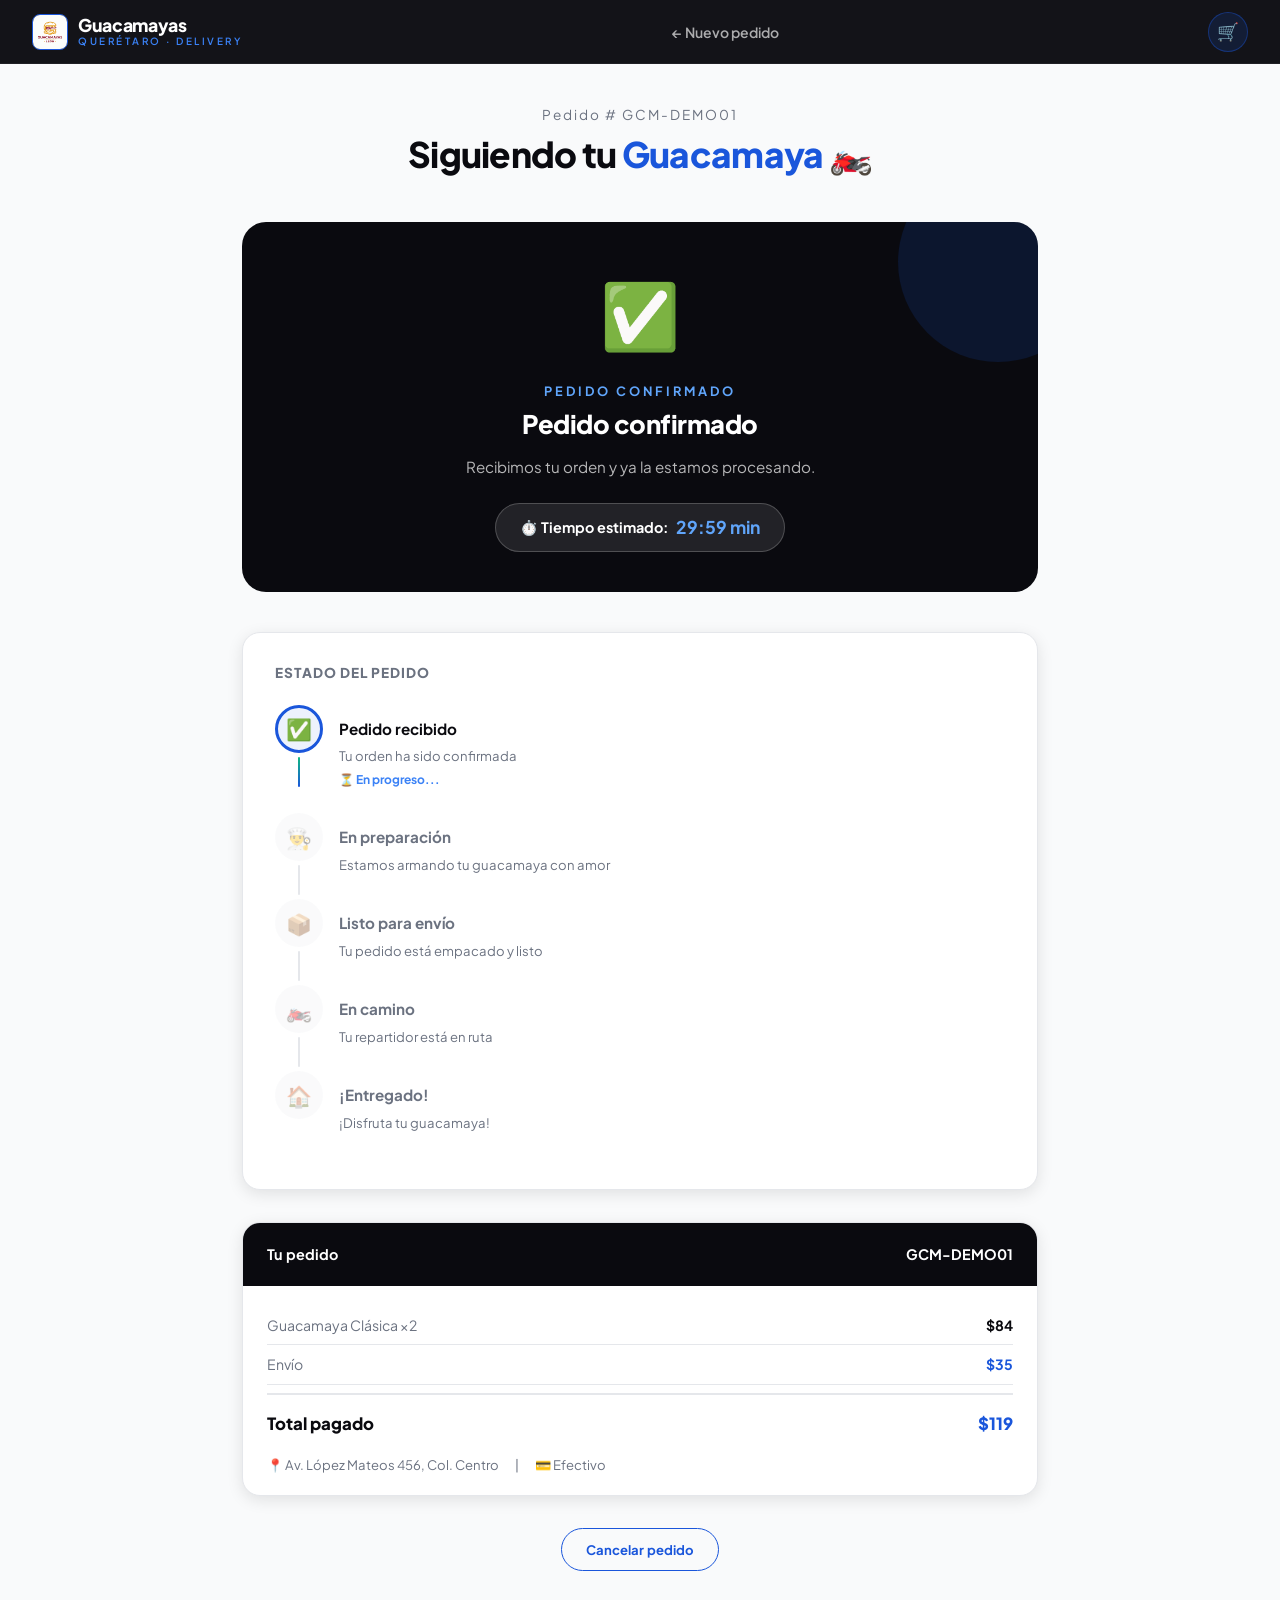
<file: tracking.html>
<!DOCTYPE html>
<html lang="es">
<head>
  <meta charset="UTF-8">
  <meta name="viewport" content="width=device-width, initial-scale=1.0">
  <title>Seguimiento de Pedido | Guacamayas Querétaro</title>
  <link rel="stylesheet" href="css/styles.css">
</head>
<body>

  <nav class="navbar" id="navbar">
    <a href="index.html" class="nav-logo">
      <img src="img/logo.png" alt="Logo">
      <div class="nav-logo-text">
        <span class="brand">Guacamayas</span>
        <span class="sub">Querétaro · Delivery</span>
      </div>
    </a>
    <ul class="nav-links">
      <li><a href="menu.html">← Nuevo pedido</a></li>
    </ul>
    <div class="nav-actions">
      <a href="cart.html" class="btn-cart" id="cartBtn">🛒 <span class="cart-badge" id="cartCount">0</span></a>
    </div>
  </nav>

  <div class="tracking-page" id="trackingPage">
    <!-- injected by JS -->
  </div>

  <div class="toast-container" id="toastContainer"></div>

  <script src="js/app.js"></script>
  <script>
    // ── DELIVERY SIMULATION ──────────────────────
    const STEPS = [
      { emoji: '✅', label: 'Pedido recibido',    sub: 'Tu orden ha sido confirmada',           done: true  },
      { emoji: '👨‍🍳', label: 'En preparación',     sub: 'Estamos armando tu guacamaya con amor', done: false },
      { emoji: '📦', label: 'Listo para envío',   sub: 'Tu pedido está empacado y listo',       done: false },
      { emoji: '🏍️', label: 'En camino',           sub: 'Tu repartidor está en ruta',            done: false },
      { emoji: '🏠', label: '¡Entregado!',         sub: '¡Disfruta tu guacamaya!',               done: false },
    ];

    const STATUS_MESSAGES = [
      { emoji: '✅', label: 'Pedido Confirmado',  title: 'Pedido confirmado',          desc: 'Recibimos tu orden y ya la estamos procesando.' },
      { emoji: '👨‍🍳', label: 'En Preparación',    title: 'Preparando tu guacamaya...',  desc: 'Nuestro equipo está armando tu pedido con ingredientes frescos.' },
      { emoji: '📦', label: 'Empacando',          title: 'Empacando con cuidado',       desc: 'Tu pedido está listo y siendo empacado para mantener su frescura.' },
      { emoji: '🏍️', label: 'En Camino',          title: '¡Tu repartidor está en ruta!', desc: 'Rodrigo está en su camino hacia tu dirección. ¡Ya casi llega!' },
      { emoji: '🎉', label: '¡Entregado!',        title: '¡Tu guacamaya llegó!',        desc: '¡Buen provecho! Gracias por elegirnos.' },
    ];

    let currentStep = 0;
    let etaSeconds = 30 * 60; // 30 min
    let order = null;
    let stepInterval, etaInterval;

    function loadOrder() {
      try { order = JSON.parse(localStorage.getItem('gcm_order')); } catch {}
      if (!order) {
        // Demo order if none exists
        order = {
          id: 'GCM-DEMO01',
          items: [{ name: 'Guacamaya Clásica', qty: 2, price: 42, mods: ['Tamaño: mediana', 'Salsa: roja'] }],
          subtotal: 84, shipping: 35, discount: 0, total: 119,
          payment: 'cash', address: 'Av. López Mateos 456, Col. Centro',
        };
      }
    }

    function formatETA(sec) {
      const m = Math.floor(sec / 60);
      const s = sec % 60;
      return `${m}:${s.toString().padStart(2,'0')} min`;
    }

    function render() {
      const page = document.getElementById('trackingPage');
      const sm = STATUS_MESSAGES[currentStep];
      const isDelivered = currentStep >= 4;

      const stepsHtml = STEPS.map((step, i) => {
        let dotClass = 'pending';
        let connClass = '';
        let titleClass = 'pending';

        if (i < currentStep)       { dotClass = 'done'; connClass = 'done'; titleClass = ''; }
        else if (i === currentStep) { dotClass = 'active'; connClass = 'active'; titleClass = ''; }

        const isLast = i === STEPS.length - 1;
        const connectorHtml = !isLast
          ? `<div class="timeline-connector ${connClass}"></div>`
          : '';

        return `
          <div class="timeline-step">
            <div class="timeline-left">
              <div class="timeline-dot ${dotClass}">${step.emoji}</div>
              ${connectorHtml}
            </div>
            <div class="timeline-content">
              <div class="timeline-title ${titleClass}">${step.label}</div>
              <div class="timeline-subtitle">${step.sub}</div>
              ${i < currentStep ? '<div class="timeline-time">✓ Completado</div>' : ''}
              ${i === currentStep && !isDelivered ? '<div class="timeline-time">⏳ En progreso...</div>' : ''}
            </div>
          </div>
        `;
      }).join('');

      const itemsHtml = order.items.map(item =>
        `<div class="order-line">
          <span>${item.name} ×${item.qty}</span>
          <strong>$${item.price * item.qty}</strong>
        </div>`
      ).join('');

      const riderHtml = currentStep >= 3 && !isDelivered ? `
        <div class="rider-card">
          <div class="rider-avatar">🏍️</div>
          <div class="rider-info">
            <div class="rider-name">Rodrigo M.</div>
            <div class="rider-sub">⭐ 4.9 · 847 entregas · En camino</div>
          </div>
          <div class="rider-actions">
            <button class="btn-rider" title="Llamar" onclick="showToast('Marcando al repartidor... 📞','info')">📞</button>
            <button class="btn-rider" title="WhatsApp" onclick="showToast('Abriendo WhatsApp... 💬','info')">💬</button>
          </div>
        </div>
      ` : '';

      if (isDelivered) {
        page.innerHTML = `
          <div class="track-header">
            <div class="order-id">Pedido # ${order.id}</div>
            <h1>¡Gracias por tu <span>pedido</span>! 🌶️</h1>
          </div>

          <div class="delivered-banner">
            <span class="big-check">🎉</span>
            <h2>¡Tu Guacamaya llegó!</h2>
            <p>Esperamos que disfrutes cada bocado. ¡Buen provecho!</p>
          </div>

          <div class="rating-section">
            <h3>¿Cómo estuvo tu pedido?</h3>
            <div class="star-rating">
              ${[1,2,3,4,5].map(n => `<button class="star-btn" onclick="rateStar(${n})" id="star${n}">⭐</button>`).join('')}
            </div>
            <textarea class="form-control" placeholder="Cuéntanos tu experiencia (opcional)..." rows="3" style="margin-bottom:1rem"></textarea>
            <button class="btn btn-primary" onclick="submitRating()">Enviar Reseña</button>
          </div>

          <div style="text-align:center;margin-top:2rem">
            <a href="menu.html" class="btn btn-primary btn-lg">🌶️ Pedir de Nuevo</a>
          </div>
        `;

        // Rating stars logic
        window.currentRating = 0;
        window.rateStar = function(n) {
          window.currentRating = n;
          [1,2,3,4,5].forEach(i => {
            const el = document.getElementById(`star${i}`);
            if (el) el.classList.toggle('active', i <= n);
          });
        };

        window.submitRating = function() {
          if (!window.currentRating) { showToast('Selecciona cuántas estrellas merece tu pedido ⭐', 'warning'); return; }
          showToast(`¡Gracias por tu reseña de ${window.currentRating} ⭐! 🙏`, 'success');
        };
        return;
      }

      page.innerHTML = `
        <div class="track-header">
          <div class="order-id">Pedido # ${order.id}</div>
          <h1>Siguiendo tu <span>Guacamaya</span> 🏍️</h1>
        </div>

        <div class="status-card">
          <span class="status-emoji">${sm.emoji}</span>
          <div class="status-label">${sm.label}</div>
          <h2 class="status-title">${sm.title}</h2>
          <p class="status-desc">${sm.desc}</p>
          <div class="eta-badge">
            ⏱️ Tiempo estimado: <span class="eta-countdown" id="etaDisplay">${formatETA(etaSeconds)}</span>
          </div>
        </div>

        ${riderHtml}

        <div class="progress-track">
          <h3>Estado del pedido</h3>
          <div class="steps-timeline">${stepsHtml}</div>
        </div>

        <div class="order-detail-card">
          <div class="order-detail-head">
            <span>Tu pedido</span>
            <span>${order.id}</span>
          </div>
          <div class="order-detail-body">
            ${itemsHtml}
            <div class="order-line">
              <span>Envío</span>
              <strong style="color:var(--azul)">$${order.shipping}</strong>
            </div>
            ${order.discount > 0 ? `<div class="order-line"><span>Descuento</span><strong style="color:#2d8a4e">-$${order.discount}</strong></div>` : ''}
            <div class="order-total-line">
              <span>Total pagado</span>
              <span>$${order.total}</span>
            </div>
            <div style="margin-top:1rem;display:flex;gap:1rem;font-size:0.82rem;color:var(--gris)">
              <span>📍 ${order.address}</span>
              <span>|</span>
              <span>💳 ${order.payment === 'cash' ? 'Efectivo' : order.payment === 'card' ? 'Tarjeta' : 'Transferencia'}</span>
            </div>
          </div>
        </div>

        <div style="text-align:center">
          <button class="btn btn-secondary" onclick="cancelOrder()" style="font-size:0.82rem">
            Cancelar pedido
          </button>
        </div>
      `;

      // Attach live countdown
      const etaDisplay = document.getElementById('etaDisplay');
      if (etaDisplay) etaDisplay.textContent = formatETA(etaSeconds);
    }

    function advanceStep() {
      if (currentStep < STEPS.length - 1) {
        currentStep++;
        render();
        if (currentStep === STEPS.length - 1) {
          clearInterval(stepInterval);
          clearInterval(etaInterval);
          etaSeconds = 0;
          showToast('🎉 ¡Tu guacamaya fue entregada! ¡Buen provecho!', 'success');
        }
      }
    }

    function cancelOrder() {
      if (currentStep >= 3) {
        showToast('Tu pedido ya está en camino, no puede cancelarse 🏍️', 'warning');
        return;
      }
      if (confirm('¿Estás seguro de que deseas cancelar tu pedido?')) {
        clearInterval(stepInterval);
        clearInterval(etaInterval);
        localStorage.removeItem('gcm_order');
        showToast('Pedido cancelado 😢', 'warning');
        setTimeout(() => { window.location.href = 'menu.html'; }, 1500);
      }
    }

    // ── START SIMULATION ─────────────────────────
    document.addEventListener('DOMContentLoaded', () => {
      loadOrder();
      render();

      // Advance step every ~8 seconds (demo)
      const STEP_DURATIONS = [5000, 8000, 6000, 10000]; // ms per step
      let stepIdx = 0;

      function scheduleNext() {
        if (stepIdx < STEP_DURATIONS.length) {
          setTimeout(() => {
            advanceStep();
            stepIdx++;
            scheduleNext();
          }, STEP_DURATIONS[stepIdx]);
        }
      }

      scheduleNext();

      // Countdown ticker
      etaInterval = setInterval(() => {
        if (etaSeconds > 0) {
          etaSeconds -= 1;
          const el = document.getElementById('etaDisplay');
          if (el) el.textContent = formatETA(etaSeconds);
        }
      }, 1000);
    });
  </script>
</body>
</html>
</file>
<file: css/styles.css>
/* ============================================
   GUACAMAYAS QUERÉTARO — Rediseño Premium
   Paleta: Azul Profundo · Negro · Blanco
   Tipografía: Plus Jakarta Sans (estilo Rappi)
   ============================================ */

@import url('https://fonts.googleapis.com/css2?family=Plus+Jakarta+Sans:ital,wght@0,200..800;1,200..800&display=swap');

/* === VARIABLES === */
:root {
  /* Paleta principal */
  --azul:        #1A56DB;
  --azul-dark:   #1139A8;
  --azul-light:  #3B82F6;
  --azul-glow:   rgba(26,86,219,0.35);
  --azul-soft:   rgba(26,86,219,0.08);

  /* Neutros */
  --negro:       #0A0A0F;
  --negro-mid:   #111827;
  --negro-card:  #1A1F2E;
  --gris-dark:   #374151;
  --gris:        #6B7280;
  --gris-light:  #9CA3AF;
  --gris-border: #E5E7EB;
  --blanco:      #FFFFFF;
  --blanco-soft: #F9FAFB;
  --blanco-muted:#F3F4F6;

  /* Acentos */
  --acento:      #60A5FA;
  --success:     #10B981;
  --warning:     #F59E0B;
  --error:       #EF4444;

  /* Sombras */
  --sombra-sm:   0 1px 3px rgba(0,0,0,0.12), 0 1px 2px rgba(0,0,0,0.08);
  --sombra:      0 4px 16px rgba(0,0,0,0.10);
  --sombra-md:   0 8px 30px rgba(0,0,0,0.14);
  --sombra-lg:   0 20px 60px rgba(0,0,0,0.20);
  --sombra-azul: 0 8px 30px rgba(26,86,219,0.35);
  --sombra-hover:0 12px 40px rgba(26,86,219,0.25);

  /* Gradientes */
  --gradiente-hero:   linear-gradient(135deg, #0A0A0F 0%, #0D1B3E 50%, #0A0A0F 100%);
  --gradiente-btn:    linear-gradient(135deg, var(--azul) 0%, var(--azul-light) 100%);
  --gradiente-card:   linear-gradient(145deg, #1A1F2E 0%, #111827 100%);
  --gradiente-glass:  linear-gradient(135deg, rgba(255,255,255,0.06) 0%, rgba(255,255,255,0.02) 100%);

  /* Radios */
  --radius-xs: 4px;
  --radius-sm: 8px;
  --radius-md: 12px;
  --radius-lg: 18px;
  --radius-xl: 24px;
  --radius-2xl:32px;
  --radius-full:9999px;

  /* Transición */
  --trans: all 0.25s cubic-bezier(0.4,0,0.2,1);
  --trans-slow: all 0.4s cubic-bezier(0.4,0,0.2,1);
}

/* === RESET === */
*, *::before, *::after { box-sizing: border-box; margin: 0; padding: 0; }

html { scroll-behavior: smooth; font-size: 16px; }

body {
  font-family: 'Plus Jakarta Sans', sans-serif;
  background: var(--blanco-soft);
  color: var(--negro);
  line-height: 1.6;
  overflow-x: hidden;
  -webkit-font-smoothing: antialiased;
}

/* === SCROLLBAR === */
::-webkit-scrollbar { width: 5px; }
::-webkit-scrollbar-track { background: var(--blanco-muted); }
::-webkit-scrollbar-thumb { background: var(--azul); border-radius: 10px; }

/* === TYPOGRAPHY === */
h1, h2, h3 {
  font-family: 'Plus Jakarta Sans', sans-serif;
  font-weight: 800;
  letter-spacing: -0.02em;
  line-height: 1.15;
}

h4, h5, h6 {
  font-family: 'Plus Jakarta Sans', sans-serif;
  font-weight: 700;
}

/* === NAVBAR === */
.navbar {
  position: fixed;
  top: 0; left: 0; right: 0;
  z-index: 1000;
  display: flex;
  align-items: center;
  justify-content: space-between;
  padding: 0 2rem;
  height: 64px;
  background: rgba(10,10,15,0.96);
  backdrop-filter: blur(24px);
  -webkit-backdrop-filter: blur(24px);
  border-bottom: 1px solid rgba(255,255,255,0.06);
  box-shadow: 0 1px 0 rgba(255,255,255,0.04);
}

.nav-logo {
  display: flex;
  align-items: center;
  gap: 10px;
  text-decoration: none;
}

.nav-logo img {
  height: 36px;
  width: 36px;
  border-radius: var(--radius-sm);
  object-fit: cover;
  border: 1.5px solid var(--azul);
}

.nav-logo-text {
  display: flex;
  flex-direction: column;
  line-height: 1.1;
}

.nav-logo-text .brand {
  font-family: 'Plus Jakarta Sans', sans-serif;
  font-size: 1.1rem;
  color: var(--blanco);
  font-weight: 800;
  letter-spacing: -0.02em;
}

.nav-logo-text .sub {
  font-family: 'Plus Jakarta Sans', sans-serif;
  font-size: 0.62rem;
  color: var(--azul-light);
  letter-spacing: 2.5px;
  text-transform: uppercase;
  font-weight: 600;
}

.nav-links {
  display: flex;
  align-items: center;
  gap: 0.25rem;
  list-style: none;
}

.nav-links a {
  color: rgba(255,255,255,0.65);
  text-decoration: none;
  font-family: 'Plus Jakarta Sans', sans-serif;
  font-size: 0.875rem;
  font-weight: 600;
  padding: 0.45rem 0.9rem;
  border-radius: var(--radius-full);
  transition: var(--trans);
}

.nav-links a:hover {
  color: var(--blanco);
  background: rgba(255,255,255,0.08);
}

.nav-links a.active {
  color: var(--azul-light);
  background: rgba(26,86,219,0.15);
}

.nav-actions { display: flex; align-items: center; gap: 0.75rem; }

.btn-cart {
  position: relative;
  background: rgba(26,86,219,0.15);
  border: 1px solid rgba(26,86,219,0.4);
  color: var(--blanco);
  width: 40px; height: 40px;
  border-radius: var(--radius-full);
  cursor: pointer;
  display: flex; align-items: center; justify-content: center;
  font-size: 1.1rem;
  transition: var(--trans);
  text-decoration: none;
}

.btn-cart:hover {
  background: var(--azul);
  border-color: var(--azul);
  transform: scale(1.06);
  box-shadow: var(--sombra-azul);
}

.cart-badge {
  position: absolute;
  top: -4px; right: -4px;
  background: var(--azul-light);
  color: var(--blanco);
  font-size: 0.6rem;
  font-weight: 800;
  width: 16px; height: 16px;
  border-radius: 50%;
  display: flex; align-items: center; justify-content: center;
  font-family: 'Plus Jakarta Sans', sans-serif;
  border: 1.5px solid var(--negro);
}

/* === BUTTONS === */
.btn {
  display: inline-flex;
  align-items: center;
  justify-content: center;
  gap: 0.5rem;
  padding: 0.75rem 1.5rem;
  border-radius: var(--radius-full);
  font-family: 'Plus Jakarta Sans', sans-serif;
  font-size: 0.875rem;
  font-weight: 700;
  letter-spacing: 0.01em;
  border: none;
  cursor: pointer;
  text-decoration: none;
  transition: var(--trans);
  position: relative;
  overflow: hidden;
  white-space: nowrap;
}

.btn-primary {
  background: var(--azul);
  color: var(--blanco);
  box-shadow: 0 4px 14px rgba(26,86,219,0.4);
}

.btn-primary:hover {
  background: var(--azul-dark);
  transform: translateY(-1px);
  box-shadow: 0 8px 24px rgba(26,86,219,0.5);
}

.btn-primary:active { transform: translateY(0); }

.btn-secondary {
  background: transparent;
  color: var(--azul);
  border: 1.5px solid var(--azul);
}

.btn-secondary:hover {
  background: var(--azul-soft);
  transform: translateY(-1px);
}

.btn-dark {
  background: var(--negro);
  color: var(--blanco);
  box-shadow: var(--sombra-sm);
}

.btn-dark:hover {
  background: var(--negro-mid);
  transform: translateY(-1px);
  box-shadow: var(--sombra-md);
}

.btn-ghost {
  background: rgba(255,255,255,0.08);
  color: var(--blanco);
  border: 1px solid rgba(255,255,255,0.12);
}

.btn-ghost:hover {
  background: rgba(255,255,255,0.14);
  transform: translateY(-1px);
}

.btn-sm  { padding: 0.45rem 1rem;  font-size: 0.8rem; }
.btn-lg  { padding: 0.95rem 2rem;  font-size: 1rem; }
.btn-full { width: 100%; }

/* === CARDS === */
.card {
  background: var(--blanco);
  border-radius: var(--radius-lg);
  overflow: hidden;
  box-shadow: var(--sombra-sm);
  border: 1px solid var(--gris-border);
  transition: var(--trans);
}

.card:hover {
  transform: translateY(-4px);
  box-shadow: var(--sombra-hover);
  border-color: rgba(26,86,219,0.2);
}

/* === BADGE === */
.badge {
  display: inline-flex;
  align-items: center;
  gap: 0.25rem;
  padding: 0.2rem 0.65rem;
  border-radius: var(--radius-full);
  font-family: 'Plus Jakarta Sans', sans-serif;
  font-size: 0.72rem;
  font-weight: 700;
  letter-spacing: 0.3px;
}

.badge-hot  { background: rgba(239,68,68,0.1);  color: #EF4444; }
.badge-new  { background: rgba(26,86,219,0.1);  color: var(--azul); }
.badge-veg  { background: rgba(16,185,129,0.1); color: var(--success); }
.badge-dark { background: var(--negro); color: var(--blanco); }

/* === SECTION TITLES === */
.section-title { text-align: center; margin-bottom: 3rem; }

.section-title h2 {
  font-size: 2.25rem;
  color: var(--negro);
  margin-bottom: 0.5rem;
}

.section-title h2 span { color: var(--azul); }

.section-title p {
  color: var(--gris);
  font-size: 1rem;
  max-width: 500px;
  margin: 0 auto;
  font-weight: 500;
}

.section-line {
  width: 48px;
  height: 3px;
  background: var(--gradiente-btn);
  border-radius: 2px;
  margin: 0.75rem auto 1.25rem;
}

/* === INPUT FIELDS === */
.form-group { margin-bottom: 1.1rem; }

.form-group label {
  display: block;
  font-family: 'Plus Jakarta Sans', sans-serif;
  font-size: 0.8rem;
  font-weight: 700;
  color: var(--gris-dark);
  margin-bottom: 0.35rem;
  letter-spacing: 0.3px;
  text-transform: uppercase;
}

.form-control {
  width: 100%;
  padding: 0.8rem 1.1rem;
  border: 1.5px solid var(--gris-border);
  border-radius: var(--radius-md);
  font-family: 'Plus Jakarta Sans', sans-serif;
  font-size: 0.9rem;
  font-weight: 500;
  color: var(--negro);
  background: var(--blanco);
  transition: var(--trans);
  outline: none;
}

.form-control:focus {
  border-color: var(--azul);
  box-shadow: 0 0 0 3px rgba(26,86,219,0.12);
}

.form-control::placeholder {
  color: var(--gris-light);
  font-weight: 400;
}

.input-icon-wrap { position: relative; }

.input-icon-wrap .icon {
  position: absolute;
  left: 1rem; top: 50%;
  transform: translateY(-50%);
  color: var(--gris-light);
  font-size: 1rem;
  pointer-events: none;
}

.input-icon-wrap .form-control { padding-left: 2.8rem; }

/* === TOAST === */
.toast-container {
  position: fixed;
  bottom: 1.5rem; right: 1.5rem;
  z-index: 9999;
  display: flex;
  flex-direction: column;
  gap: 0.5rem;
}

.toast {
  background: var(--negro-mid);
  color: var(--blanco);
  padding: 0.85rem 1.25rem;
  border-radius: var(--radius-md);
  font-family: 'Plus Jakarta Sans', sans-serif;
  font-size: 0.85rem;
  font-weight: 600;
  box-shadow: var(--sombra-lg);
  display: flex;
  align-items: center;
  gap: 0.65rem;
  min-width: 260px;
  max-width: 340px;
  animation: slideInToast 0.35s cubic-bezier(0.4,0,0.2,1);
  border-left: 3px solid var(--azul);
}

.toast.success { border-left-color: var(--success); }
.toast.warning { border-left-color: var(--warning); }
.toast.error   { border-left-color: var(--error); }

@keyframes slideInToast {
  from { opacity: 0; transform: translateX(30px) scale(0.95); }
  to   { opacity: 1; transform: translateX(0) scale(1); }
}

/* === MODAL === */
.modal-overlay {
  position: fixed; inset: 0;
  background: rgba(0,0,0,0.7);
  backdrop-filter: blur(8px);
  z-index: 2000;
  display: flex; align-items: center; justify-content: center;
  opacity: 0;
  pointer-events: none;
  transition: var(--trans);
}

.modal-overlay.open { opacity: 1; pointer-events: all; }

.modal {
  background: var(--blanco);
  border-radius: var(--radius-xl);
  padding: 2.25rem;
  width: 90%;
  max-width: 500px;
  position: relative;
  transform: scale(0.94) translateY(16px);
  transition: var(--trans-slow);
  box-shadow: var(--sombra-lg);
  border: 1px solid var(--gris-border);
}

.modal-overlay.open .modal { transform: scale(1) translateY(0); }

.modal-close {
  position: absolute;
  top: 1rem; right: 1rem;
  background: var(--blanco-muted);
  border: none;
  width: 30px; height: 30px;
  border-radius: 50%;
  cursor: pointer;
  display: flex; align-items: center; justify-content: center;
  font-size: 0.85rem;
  color: var(--gris);
  transition: var(--trans);
}

.modal-close:hover { background: var(--error); color: var(--blanco); }

/* === RATING STARS === */
.stars { color: var(--warning); font-size: 0.85rem; letter-spacing: 1px; }

/* === PRICE === */
.price {
  font-family: 'Plus Jakarta Sans', sans-serif;
  font-weight: 800;
  color: var(--azul);
}

.price-old {
  font-family: 'Plus Jakarta Sans', sans-serif;
  font-size: 0.85rem;
  color: var(--gris-light);
  text-decoration: line-through;
  margin-right: 0.4rem;
}

/* === FOOTER === */
.footer {
  background: var(--negro);
  color: rgba(255,255,255,0.6);
  padding: 3rem 2rem 1.5rem;
}

.footer-grid {
  display: grid;
  grid-template-columns: 2fr 1fr 1fr 1.5fr;
  gap: 2.5rem;
  max-width: 1200px;
  margin: 0 auto 2rem;
}

.footer-brand .brand {
  font-family: 'Plus Jakarta Sans', sans-serif;
  font-size: 1.25rem;
  color: var(--blanco);
  margin-bottom: 0.6rem;
  font-weight: 800;
  letter-spacing: -0.02em;
}

.footer-brand p { font-size: 0.875rem; line-height: 1.7; }

.footer-col h5 {
  color: var(--blanco);
  font-family: 'Plus Jakarta Sans', sans-serif;
  font-size: 0.78rem;
  letter-spacing: 1.5px;
  text-transform: uppercase;
  margin-bottom: 1rem;
  font-weight: 700;
}

.footer-col ul { list-style: none; }
.footer-col ul li { margin-bottom: 0.5rem; }
.footer-col ul li a {
  color: rgba(255,255,255,0.5);
  text-decoration: none;
  font-size: 0.875rem;
  transition: var(--trans);
  font-weight: 500;
}
.footer-col ul li a:hover { color: var(--azul-light); }

.footer-divider {
  border: none;
  border-top: 1px solid rgba(255,255,255,0.07);
  margin: 0 auto 1.25rem;
  max-width: 1200px;
}

.footer-bottom {
  max-width: 1200px;
  margin: 0 auto;
  display: flex;
  justify-content: space-between;
  align-items: center;
  font-size: 0.78rem;
  color: rgba(255,255,255,0.3);
  font-weight: 500;
}

.social-links { display: flex; gap: 0.6rem; }
.social-links a {
  width: 34px; height: 34px;
  border-radius: var(--radius-sm);
  background: rgba(255,255,255,0.06);
  border: 1px solid rgba(255,255,255,0.08);
  display: flex; align-items: center; justify-content: center;
  color: rgba(255,255,255,0.6);
  text-decoration: none;
  transition: var(--trans);
}
.social-links a:hover {
  background: var(--azul);
  border-color: var(--azul);
  color: var(--blanco);
}

/* === LOADING SPINNER === */
.spinner {
  width: 18px; height: 18px;
  border: 2.5px solid rgba(255,255,255,0.3);
  border-top-color: var(--blanco);
  border-radius: 50%;
  animation: spin 0.7s linear infinite;
  display: inline-block;
  vertical-align: middle;
}

@keyframes spin { to { transform: rotate(360deg); } }

/* === QUANTITY CONTROL === */
.qty-control {
  display: flex;
  align-items: center;
  gap: 0.4rem;
  background: var(--blanco-muted);
  border-radius: var(--radius-full);
  padding: 0.2rem;
  border: 1px solid var(--gris-border);
}

.qty-btn {
  width: 28px; height: 28px;
  border-radius: 50%;
  border: none;
  background: transparent;
  color: var(--azul);
  font-size: 1.1rem;
  font-weight: 700;
  cursor: pointer;
  display: flex; align-items: center; justify-content: center;
  transition: var(--trans);
  font-family: 'Plus Jakarta Sans', sans-serif;
}

.qty-btn:hover { background: var(--azul); color: var(--blanco); }

.qty-num {
  font-family: 'Plus Jakarta Sans', sans-serif;
  font-weight: 800;
  font-size: 0.9rem;
  min-width: 24px;
  text-align: center;
  color: var(--negro);
}

/* === CHIP / TAG === */
.chip {
  display: inline-flex;
  align-items: center;
  gap: 0.3rem;
  padding: 0.3rem 0.8rem;
  border-radius: var(--radius-full);
  background: var(--blanco-muted);
  border: 1px solid var(--gris-border);
  font-family: 'Plus Jakarta Sans', sans-serif;
  font-size: 0.78rem;
  font-weight: 600;
  color: var(--gris-dark);
  cursor: pointer;
  transition: var(--trans);
}

.chip:hover, .chip.active {
  background: var(--azul-soft);
  border-color: rgba(26,86,219,0.3);
  color: var(--azul);
}

/* === DIVIDER === */
.divider {
  display: flex;
  align-items: center;
  gap: 0.75rem;
  color: var(--gris-light);
  font-size: 0.78rem;
  font-weight: 600;
  font-family: 'Plus Jakarta Sans', sans-serif;
}
.divider::before, .divider::after {
  content: '';
  flex: 1;
  height: 1px;
  background: var(--gris-border);
}

/* === RESPONSIVE === */
@media (max-width: 900px) {
  .footer-grid { grid-template-columns: 1fr 1fr; }
  .nav-links   { display: none; }
}

@media (max-width: 600px) {
  .footer-grid   { grid-template-columns: 1fr; }
  .footer-bottom { flex-direction: column; gap: 1rem; text-align: center; }
  .section-title h2 { font-size: 1.75rem; }
  .navbar { padding: 0 1rem; }
}

/* ============================================
   AUTH PAGES — Login & Register
   ============================================ */

.auth-split {
  display: grid;
  grid-template-columns: 1fr 1fr;
  width: 100%;
  min-height: 100vh;
}

/* LEFT PANEL */
.auth-visual {
  position: relative;
  overflow: hidden;
  background: var(--gradiente-hero);
}

.auth-visual-bg {
  position: absolute;
  inset: 0;
  background: url('../img/hero.png') center/cover no-repeat;
  filter: brightness(0.35) saturate(1.2);
}

.auth-visual-overlay {
  position: absolute;
  inset: 0;
  background: linear-gradient(135deg, rgba(26,86,219,0.5) 0%, rgba(10,10,15,0.85) 100%);
}

.auth-visual-content {
  position: relative;
  z-index: 2;
  padding: 3rem;
  height: 100%;
  display: flex;
  flex-direction: column;
  justify-content: space-between;
}

.auth-brand {
  display: flex;
  align-items: center;
  gap: 0.75rem;
  text-decoration: none;
}

.auth-brand img {
  width: 48px;
  height: 48px;
  border-radius: 50%;
  border: 2px solid var(--azul-light);
  object-fit: cover;
}

.auth-brand-text .name {
  font-family: 'Plus Jakarta Sans', sans-serif;
  font-size: 1.4rem;
  color: var(--blanco);
  display: block;
  font-weight: 800;
}

.auth-brand-text .city {
  font-family: 'Plus Jakarta Sans', sans-serif;
  font-size: 0.7rem;
  letter-spacing: 3px;
  color: var(--acento);
  text-transform: uppercase;
  font-weight: 600;
}

.auth-tagline {
  padding: 3rem 0;
}

.auth-tagline h1 {
  font-size: clamp(2rem, 4vw, 3rem);
  color: var(--blanco);
  line-height: 1.1;
  margin-bottom: 1.5rem;
}

.auth-tagline h1 span {
  color: var(--azul-light);
}

.auth-tagline p {
  color: rgba(255, 255, 255, 0.7);
  font-size: 1rem;
  line-height: 1.7;
  max-width: 380px;
}

.auth-perks {
  display: flex;
  flex-direction: column;
  gap: 1rem;
}

.perk {
  display: flex;
  align-items: center;
  gap: 1rem;
  color: rgba(255, 255, 255, 0.8);
  font-family: 'Plus Jakarta Sans', sans-serif;
  font-size: 0.9rem;
}

.perk-icon {
  width: 40px;
  height: 40px;
  border-radius: 10px;
  background: rgba(255, 255, 255, 0.1);
  display: flex;
  align-items: center;
  justify-content: center;
  font-size: 1.2rem;
  flex-shrink: 0;
}

/* RIGHT PANEL */
.auth-form-panel {
  background: var(--blanco);
  display: flex;
  align-items: center;
  justify-content: center;
  padding: 3rem 2rem;
  overflow-y: auto;
}

.auth-form-box {
  width: 100%;
  max-width: 460px;
  animation: fadeInUp 0.5s ease both;
}

.auth-form-header {
  margin-bottom: 2.5rem;
}

.auth-form-header h2 {
  font-size: 2rem;
  color: var(--negro);
  margin-bottom: 0.5rem;
  font-weight: 800;
  letter-spacing: -0.02em;
}

.auth-form-header p {
  color: var(--gris);
  font-size: 0.95rem;
}

.auth-form-header p a {
  color: var(--azul);
  font-weight: 700;
  text-decoration: none;
  transition: var(--trans);
}

.auth-form-header p a:hover {
  text-decoration: underline;
}

.auth-divider {
  display: flex;
  align-items: center;
  gap: 1rem;
  margin: 1.5rem 0;
  color: var(--gris);
  font-size: 0.8rem;
  font-family: 'Plus Jakarta Sans', sans-serif;
}

.auth-divider::before,
.auth-divider::after {
  content: '';
  flex: 1;
  height: 1px;
  background: var(--gris-border);
}

.btn-social {
  width: 100%;
  padding: 0.85rem;
  background: var(--blanco);
  border: 2px solid var(--gris-border);
  border-radius: var(--radius-md);
  font-family: 'Plus Jakarta Sans', sans-serif;
  font-size: 0.9rem;
  font-weight: 600;
  color: var(--negro);
  cursor: pointer;
  display: flex;
  align-items: center;
  justify-content: center;
  gap: 0.75rem;
  transition: var(--trans);
  margin-bottom: 0.75rem;
}

.btn-social:hover {
  border-color: var(--azul);
  background: var(--azul-soft);
}

.btn-social img {
  width: 20px;
  height: 20px;
}

.forgot-link {
  float: right;
  font-family: 'Plus Jakarta Sans', sans-serif;
  font-size: 0.8rem;
  color: var(--azul);
  text-decoration: none;
  font-weight: 600;
  transition: var(--trans);
}

.forgot-link:hover {
  text-decoration: underline;
}

.password-toggle {
  position: absolute;
  right: 1rem;
  top: 50%;
  transform: translateY(-50%);
  background: none;
  border: none;
  cursor: pointer;
  color: var(--gris);
  font-size: 1.1rem;
  transition: var(--trans);
}

.password-toggle:hover {
  color: var(--azul);
}

.auth-footer-note {
  margin-top: 1.5rem;
  text-align: center;
  font-size: 0.78rem;
  color: var(--gris);
  font-family: 'Plus Jakarta Sans', sans-serif;
}

.auth-footer-note a {
  color: var(--azul);
  text-decoration: none;
}

/* Register-specific */
.form-row {
  display: grid;
  grid-template-columns: 1fr 1fr;
  gap: 1rem;
}

.password-strength {
  margin-top: 0.5rem;
  height: 4px;
  background: var(--gris-border);
  border-radius: 2px;
  overflow: hidden;
}

.password-strength-bar {
  height: 100%;
  border-radius: 2px;
  transition: var(--trans);
  width: 0%;
}

.strength-weak   { background: var(--error);   width: 33%; }
.strength-medium { background: var(--warning);  width: 66%; }
.strength-strong { background: var(--success);  width: 100%; }

.strength-label {
  font-family: 'Plus Jakarta Sans', sans-serif;
  font-size: 0.75rem;
  margin-top: 0.25rem;
}

.terms-check {
  display: flex;
  align-items: flex-start;
  gap: 0.75rem;
  margin-bottom: 1.5rem;
}

.terms-check input {
  width: 18px; height: 18px;
  flex-shrink: 0;
  accent-color: var(--azul);
  margin-top: 3px;
  cursor: pointer;
}

.terms-check label {
  font-family: 'Plus Jakarta Sans', sans-serif;
  font-size: 0.83rem;
  color: var(--gris);
  cursor: pointer;
  line-height: 1.5;
}

.terms-check label a { color: var(--azul); text-decoration: none; font-weight: 600; }

.step-indicator {
  display: flex;
  gap: 0.5rem;
  margin-bottom: 2rem;
}

.step-dot {
  flex: 1;
  height: 4px;
  border-radius: 2px;
  background: var(--gris-border);
  transition: var(--trans);
}

.step-dot.active { background: var(--azul); }
.step-dot.done   { background: var(--success); }

.promo-card {
  background: rgba(255,255,255,0.08);
  border: 1px solid rgba(255,255,255,0.15);
  border-radius: var(--radius-md);
  padding: 1.5rem;
  backdrop-filter: blur(10px);
}

.promo-card .promo-label {
  font-family: 'Plus Jakarta Sans', sans-serif;
  font-size: 0.7rem;
  letter-spacing: 2px;
  color: var(--acento);
  text-transform: uppercase;
  margin-bottom: 0.5rem;
  font-weight: 700;
}

.promo-card h3 { color: var(--blanco); font-size: 1.1rem; margin-bottom: 0.25rem; }
.promo-card p  { color: rgba(255,255,255,0.6); font-size: 0.85rem; }

@keyframes fadeInUp {
  from { opacity: 0; transform: translateY(30px); }
  to   { opacity: 1; transform: translateY(0); }
}

@media (max-width: 768px) {
  .auth-split { grid-template-columns: 1fr; }
  .auth-visual { display: none; }
  .form-row { grid-template-columns: 1fr; }
}

/* ============================================
   CART PAGE
   ============================================ */

/* Cart page body offset for fixed navbar */
body:has(.cart-page) { background: var(--blanco-soft); padding-top: 64px; }

.cart-page {
  max-width: 1100px;
  margin: 0 auto;
  padding: 2.5rem 2rem;
  display: grid;
  grid-template-columns: 1.5fr 1fr;
  gap: 2.5rem;
  align-items: start;
}

.cart-page-header {
  grid-column: 1 / -1;
  margin-bottom: 0.5rem;
}

.cart-page-header h1 {
  font-size: 2rem;
  color: var(--negro);
  font-weight: 800;
  letter-spacing: -0.02em;
}

.cart-page-header p { color: var(--gris); }

/* ITEMS SECTION */
.order-items-section {
  background: var(--blanco);
  border-radius: var(--radius-lg);
  overflow: hidden;
  box-shadow: var(--sombra);
  border: 1px solid var(--gris-border);
}

.section-head {
  padding: 1.25rem 1.75rem;
  background: var(--negro);
  color: var(--blanco);
  font-family: 'Plus Jakarta Sans', sans-serif;
  font-size: 0.95rem;
  font-weight: 700;
  display: flex;
  align-items: center;
  justify-content: space-between;
}

.items-list { padding: 0.5rem 1.75rem; }

.order-item-row {
  display: grid;
  grid-template-columns: 60px 1fr auto auto;
  align-items: center;
  gap: 1rem;
  padding: 1.25rem 0;
  border-bottom: 1px solid var(--gris-border);
}

.order-item-row:last-child { border-bottom: none; }

.order-item-img {
  width: 60px; height: 60px;
  border-radius: var(--radius-sm);
  object-fit: cover;
}

.order-item-name {
  font-family: 'Plus Jakarta Sans', sans-serif;
  font-weight: 700;
  font-size: 0.95rem;
  color: var(--negro);
  margin-bottom: 0.2rem;
}

.order-item-mods { font-size: 0.78rem; color: var(--gris); }

.order-item-unit {
  font-size: 0.8rem;
  color: var(--gris);
  font-family: 'Plus Jakarta Sans', sans-serif;
}

.order-item-total {
  font-family: 'Plus Jakarta Sans', sans-serif;
  font-weight: 800;
  font-size: 1rem;
  color: var(--azul);
}

/* DELIVERY FORM */
.delivery-section {
  background: var(--blanco);
  border-radius: var(--radius-lg);
  overflow: hidden;
  box-shadow: var(--sombra);
  border: 1px solid var(--gris-border);
  margin-top: 1.5rem;
}

.delivery-form { padding: 1.5rem 1.75rem; }

/* ORDER SUMMARY */
.order-summary-box {
  background: var(--blanco);
  border-radius: var(--radius-lg);
  box-shadow: var(--sombra);
  border: 1px solid var(--gris-border);
  overflow: hidden;
  position: sticky;
  top: 90px;
}

.summary-body { padding: 1.5rem; }

.summary-row {
  display: flex;
  justify-content: space-between;
  font-family: 'Plus Jakarta Sans', sans-serif;
  font-size: 0.88rem;
  color: var(--gris);
  margin-bottom: 0.75rem;
}

.summary-total {
  font-size: 1.15rem;
  font-weight: 800;
  color: var(--negro);
}

.summary-divider { height: 1px; background: var(--gris-border); margin: 1rem 0; }

.promo-row { display: flex; gap: 0.5rem; margin-bottom: 1.25rem; }
.promo-row input { font-size: 0.82rem; padding: 0.6rem 1rem; }

.payment-methods { margin-bottom: 1.5rem; }
.payment-methods h5 {
  font-size: 0.82rem;
  font-family: 'Plus Jakarta Sans', sans-serif;
  font-weight: 700;
  text-transform: uppercase;
  letter-spacing: 0.5px;
  color: var(--negro);
  margin-bottom: 0.75rem;
}

.pay-option {
  display: flex;
  align-items: center;
  gap: 0.75rem;
  padding: 0.85rem 1rem;
  border: 2px solid var(--gris-border);
  border-radius: var(--radius-sm);
  cursor: pointer;
  margin-bottom: 0.5rem;
  transition: var(--trans);
  font-family: 'Plus Jakarta Sans', sans-serif;
  font-size: 0.88rem;
  font-weight: 600;
  color: var(--negro);
}

.pay-option:hover { border-color: var(--azul); }
.pay-option.selected { border-color: var(--azul); background: var(--azul-soft); }
.pay-option input { accent-color: var(--azul); }

.guarantee-badges {
  display: flex;
  gap: 0.5rem;
  justify-content: center;
  padding: 1rem;
  border-top: 1px solid var(--gris-border);
  background: var(--blanco-muted);
}

.guarantee-badge {
  font-family: 'Plus Jakarta Sans', sans-serif;
  font-size: 0.72rem;
  color: var(--gris);
  display: flex;
  align-items: center;
  gap: 0.3rem;
}

@media (max-width: 900px) {
  .cart-page { grid-template-columns: 1fr; }
  .cart-page-header { grid-column: 1; }
}

/* ============================================
   TRACKING PAGE
   ============================================ */

/* Tracking page body offset for fixed navbar */
body:has(.tracking-page) { background: var(--blanco-soft); padding-top: 64px; }

.tracking-page {
  max-width: 860px;
  margin: 0 auto;
  padding: 2.5rem 2rem;
}

.track-header {
  text-align: center;
  margin-bottom: 3rem;
}

.track-header .order-id {
  font-family: 'Plus Jakarta Sans', sans-serif;
  font-size: 0.85rem;
  color: var(--gris);
  letter-spacing: 2px;
  margin-bottom: 0.5rem;
}

.track-header h1 { font-size: 2.2rem; color: var(--negro); font-weight: 800; }
.track-header h1 span { color: var(--azul); }

/* STATUS CARD */
.status-card {
  background: var(--negro);
  border-radius: var(--radius-xl);
  padding: 2.5rem;
  text-align: center;
  margin-bottom: 2.5rem;
  position: relative;
  overflow: hidden;
}

.status-card::before {
  content: '';
  position: absolute;
  top: -60px; right: -60px;
  width: 200px; height: 200px;
  border-radius: 50%;
  background: rgba(26,86,219,0.15);
}

.status-emoji {
  font-size: 4rem;
  display: block;
  margin-bottom: 1rem;
  animation: bounce 1s ease infinite alternate;
}

.status-label {
  font-family: 'Plus Jakarta Sans', sans-serif;
  font-size: 0.8rem;
  letter-spacing: 3px;
  text-transform: uppercase;
  color: var(--acento);
  margin-bottom: 0.5rem;
  font-weight: 700;
}

.status-title { font-size: 1.6rem; color: var(--blanco); margin-bottom: 1rem; }

.status-desc {
  color: rgba(255,255,255,0.7);
  font-size: 0.95rem;
  max-width: 420px;
  margin: 0 auto 1.5rem;
}

.eta-badge {
  display: inline-flex;
  align-items: center;
  gap: 0.5rem;
  background: rgba(255,255,255,0.1);
  border: 1px solid rgba(255,255,255,0.2);
  border-radius: 50px;
  padding: 0.6rem 1.5rem;
  font-family: 'Plus Jakarta Sans', sans-serif;
  font-size: 0.9rem;
  font-weight: 700;
  color: var(--blanco);
}

.eta-countdown { color: var(--acento); font-size: 1.1rem; }

/* PROGRESS STEPS */
.progress-track {
  background: var(--blanco);
  border-radius: var(--radius-lg);
  padding: 2rem;
  margin-bottom: 2rem;
  box-shadow: var(--sombra);
  border: 1px solid var(--gris-border);
}

.progress-track h3 {
  font-family: 'Plus Jakarta Sans', sans-serif;
  font-size: 0.85rem;
  text-transform: uppercase;
  letter-spacing: 1px;
  color: var(--gris);
  margin-bottom: 1.5rem;
}

.steps-timeline { display: flex; flex-direction: column; gap: 0; }

.timeline-step {
  display: grid;
  grid-template-columns: 48px 1fr;
  gap: 1rem;
  align-items: flex-start;
}

.timeline-left {
  display: flex;
  flex-direction: column;
  align-items: center;
}

.timeline-dot {
  width: 48px; height: 48px;
  border-radius: 50%;
  display: flex; align-items: center; justify-content: center;
  font-size: 1.3rem;
  flex-shrink: 0;
  transition: var(--trans);
  background: var(--blanco-muted);
  border: 3px solid transparent;
}

.timeline-dot.done {
  background: rgba(16,185,129,0.12);
  border-color: var(--success);
}

.timeline-dot.active {
  background: var(--azul-soft);
  border-color: var(--azul);
  animation: pulseRing 1.5s ease infinite;
}

.timeline-dot.pending { opacity: 0.4; }

.timeline-connector {
  width: 2px;
  flex: 1;
  min-height: 30px;
  background: var(--gris-border);
  border-radius: 1px;
  margin: 4px 0;
}

.timeline-connector.done   { background: var(--success); }
.timeline-connector.active { background: linear-gradient(to bottom, var(--success), var(--azul)); }

.timeline-content { padding: 0.75rem 0 1.5rem; }

.timeline-title {
  font-family: 'Plus Jakarta Sans', sans-serif;
  font-size: 0.95rem;
  font-weight: 700;
  color: var(--negro);
  margin-bottom: 0.25rem;
}

.timeline-title.pending { color: var(--gris); }
.timeline-subtitle { font-size: 0.82rem; color: var(--gris); }

.timeline-time {
  font-family: 'Plus Jakarta Sans', sans-serif;
  font-size: 0.75rem;
  font-weight: 700;
  color: var(--azul-light);
  margin-top: 0.25rem;
}

/* ORDER DETAIL */
.order-detail-card {
  background: var(--blanco);
  border-radius: var(--radius-lg);
  overflow: hidden;
  box-shadow: var(--sombra);
  border: 1px solid var(--gris-border);
  margin-bottom: 2rem;
}

.order-detail-head {
  padding: 1.25rem 1.5rem;
  background: var(--negro);
  color: var(--blanco);
  font-family: 'Plus Jakarta Sans', sans-serif;
  font-size: 0.9rem;
  font-weight: 700;
  display: flex;
  justify-content: space-between;
}

.order-detail-body { padding: 1.25rem 1.5rem; }

.order-line {
  display: flex;
  justify-content: space-between;
  font-family: 'Plus Jakarta Sans', sans-serif;
  font-size: 0.88rem;
  color: var(--gris);
  padding: 0.5rem 0;
  border-bottom: 1px solid var(--gris-border);
}

.order-line:last-child { border-bottom: none; }
.order-line strong { color: var(--negro); font-weight: 700; }

.order-total-line {
  display: flex;
  justify-content: space-between;
  font-family: 'Plus Jakarta Sans', sans-serif;
  font-size: 1.05rem;
  font-weight: 800;
  color: var(--negro);
  padding-top: 1rem;
  border-top: 2px solid var(--gris-border);
  margin-top: 0.5rem;
}

.order-total-line span:last-child { color: var(--azul); }

/* RIDER CARD */
.rider-card {
  background: var(--blanco);
  border-radius: var(--radius-lg);
  padding: 1.5rem;
  box-shadow: var(--sombra);
  border: 1px solid var(--gris-border);
  display: flex;
  align-items: center;
  gap: 1.5rem;
  margin-bottom: 2rem;
}

.rider-avatar {
  width: 64px; height: 64px;
  border-radius: 50%;
  background: var(--gradiente-btn);
  display: flex; align-items: center; justify-content: center;
  font-size: 2rem;
  flex-shrink: 0;
  border: 3px solid var(--azul-light);
}

.rider-info { flex: 1; }
.rider-name { font-family: 'Plus Jakarta Sans', sans-serif; font-size: 1rem; font-weight: 700; color: var(--negro); }
.rider-sub  { font-size: 0.82rem; color: var(--gris); margin-top: 0.2rem; }

.rider-actions { display: flex; gap: 0.5rem; }

.btn-rider {
  width: 44px; height: 44px;
  border-radius: 50%;
  border: 2px solid var(--gris-border);
  background: transparent;
  cursor: pointer;
  display: flex; align-items: center; justify-content: center;
  font-size: 1.2rem;
  transition: var(--trans);
}

.btn-rider:hover { border-color: var(--azul); background: var(--azul-soft); }

/* DELIVERED STATE */
.delivered-banner {
  background: linear-gradient(135deg, var(--success), #1a5c33);
  border-radius: var(--radius-xl);
  padding: 3rem;
  text-align: center;
  margin-bottom: 2.5rem;
  color: var(--blanco);
}

.delivered-banner .big-check { font-size: 4rem; display: block; margin-bottom: 1rem; }
.delivered-banner h2 { font-size: 1.8rem; margin-bottom: 0.5rem; }
.delivered-banner p  { opacity: 0.8; }

.rating-section {
  background: var(--blanco);
  border-radius: var(--radius-lg);
  padding: 2rem;
  text-align: center;
  box-shadow: var(--sombra);
  border: 1px solid var(--gris-border);
  margin-bottom: 2rem;
}

.rating-section h3 { font-size: 1.2rem; color: var(--negro); margin-bottom: 1.5rem; }

.star-rating {
  display: flex;
  justify-content: center;
  gap: 0.75rem;
  margin-bottom: 1.5rem;
}

.star-btn {
  font-size: 2.2rem;
  cursor: pointer;
  transition: transform 0.2s ease;
  filter: grayscale(1) opacity(0.4);
  background: none;
  border: none;
  padding: 0;
}

.star-btn.active { filter: none; transform: scale(1.2); }
.star-btn:hover  { filter: none; transform: scale(1.15); }

/* TRACKING ANIMATIONS */
@keyframes bounce {
  from { transform: translateY(0); }
  to   { transform: translateY(-10px); }
}

@keyframes pulseRing {
  0%   { box-shadow: 0 0 0 0 rgba(26,86,219,0.4); }
  100% { box-shadow: 0 0 0 12px rgba(26,86,219,0); }
}
</file>
<file: css/home.css>
/* HOME PAGE STYLES — Paleta Azul · Negro · Blanco */

/* HERO */
.hero {
  min-height: 100vh;
  display: grid;
  grid-template-columns: 1fr 1fr;
  align-items: center;
  position: relative;
  overflow: hidden;
  padding: 80px 4rem 3rem;
  background: var(--gradiente-hero);
}

.hero-bg {
  position: absolute;
  inset: 0;
  background:
    radial-gradient(ellipse 60% 80% at 75% 50%, rgba(26,86,219,0.2) 0%, transparent 70%),
    radial-gradient(ellipse 40% 60% at 20% 30%, rgba(59,130,246,0.1) 0%, transparent 60%);
}

.hero-overlay {
  position: absolute;
  bottom: 0; left: 0; right: 0;
  height: 120px;
  background: linear-gradient(to bottom, transparent, var(--blanco-soft));
  z-index: 5;
}

.hero-content {
  position: relative;
  z-index: 2;
  animation: fadeInLeft 0.8s ease both;
}

.hero-badge {
  display: inline-flex;
  align-items: center;
  gap: 0.4rem;
  background: rgba(26,86,219,0.18);
  border: 1px solid rgba(59,130,246,0.4);
  color: var(--acento);
  font-family: 'Plus Jakarta Sans', sans-serif;
  font-size: 0.75rem;
  font-weight: 700;
  letter-spacing: 1.5px;
  text-transform: uppercase;
  padding: 0.4rem 1rem;
  border-radius: var(--radius-full);
  margin-bottom: 1.5rem;
}

.hero-title {
  font-size: clamp(2.4rem, 5vw, 3.75rem);
  color: var(--blanco);
  line-height: 1.05;
  margin-bottom: 1.5rem;
  font-weight: 800;
  letter-spacing: -0.03em;
}

.hero-title-accent {
  color: var(--azul-light);
  position: relative;
}

.hero-title-accent::after {
  content: '';
  position: absolute;
  bottom: -4px; left: 0;
  width: 100%; height: 3px;
  background: var(--gradiente-btn);
  border-radius: 2px;
}

.hero-desc {
  color: rgba(255,255,255,0.65);
  font-size: 1.05rem;
  max-width: 480px;
  margin-bottom: 2.5rem;
  line-height: 1.75;
  font-weight: 400;
}

.hero-actions {
  display: flex;
  gap: 0.875rem;
  flex-wrap: wrap;
  margin-bottom: 3rem;
}

.hero-stats {
  display: flex;
  align-items: center;
  gap: 1.5rem;
  padding: 1.1rem 1.5rem;
  background: rgba(255,255,255,0.05);
  border: 1px solid rgba(255,255,255,0.08);
  border-radius: var(--radius-lg);
  backdrop-filter: blur(12px);
  width: fit-content;
}

.stat { text-align: center; }

.stat-num {
  display: block;
  font-family: 'Plus Jakarta Sans', sans-serif;
  font-size: 1.3rem;
  font-weight: 800;
  color: var(--blanco);
  letter-spacing: -0.02em;
}

.stat-label {
  font-size: 0.72rem;
  color: rgba(255,255,255,0.45);
  font-family: 'Plus Jakarta Sans', sans-serif;
  font-weight: 500;
}

.stat-divider {
  width: 1px;
  height: 36px;
  background: rgba(255,255,255,0.1);
}

/* HERO IMAGE */
.hero-img-wrap {
  position: relative;
  z-index: 2;
  display: flex;
  align-items: center;
  justify-content: center;
  animation: fadeInRight 0.8s 0.2s ease both;
}

.hero-img-glow {
  position: absolute;
  width: 400px; height: 400px;
  border-radius: 50%;
  background: radial-gradient(circle, rgba(26,86,219,0.35) 0%, transparent 70%);
  animation: glowPulse 3s ease-in-out infinite;
}

.hero-img {
  width: 100%;
  max-width: 550px;
  border-radius: var(--radius-xl);
  object-fit: cover;
  aspect-ratio: 4/3;
  position: relative;
  filter: drop-shadow(0 24px 60px rgba(0,0,0,0.6));
  animation: floatImg 4s ease-in-out infinite;
}

.scroll-hint {
  position: absolute;
  bottom: 6rem;
  left: 50%;
  transform: translateX(-50%);
  display: flex;
  flex-direction: column;
  align-items: center;
  gap: 0.5rem;
  color: rgba(255,255,255,0.3);
  font-size: 0.7rem;
  font-family: 'Plus Jakarta Sans', sans-serif;
  letter-spacing: 2px;
  text-transform: uppercase;
  z-index: 6;
}

.scroll-arrow {
  width: 20px; height: 30px;
  border: 1.5px solid rgba(255,255,255,0.2);
  border-radius: 10px;
  position: relative;
}

.scroll-arrow::after {
  content: '';
  position: absolute;
  top: 5px; left: 50%;
  transform: translateX(-50%);
  width: 4px; height: 8px;
  background: var(--azul-light);
  border-radius: 2px;
  animation: scrollDot 1.5s ease infinite;
}

/* FEATURES STRIP */
.features-strip {
  background: var(--negro);
  padding: 1.5rem 4rem;
  border-top: 1px solid rgba(255,255,255,0.06);
  border-bottom: 1px solid rgba(255,255,255,0.06);
}

.features-grid {
  display: grid;
  grid-template-columns: repeat(4, 1fr);
  gap: 1rem;
  max-width: 1200px;
  margin: 0 auto;
}

.feature-item {
  display: flex;
  align-items: center;
  gap: 1rem;
  padding: 0.875rem 1rem;
  border-radius: var(--radius-md);
  transition: var(--trans);
  cursor: default;
}

.feature-item:hover {
  background: rgba(255,255,255,0.04);
}

.feature-icon { font-size: 1.75rem; flex-shrink: 0; }

.feature-item h4 {
  color: var(--blanco);
  font-size: 0.875rem;
  margin-bottom: 0.2rem;
  font-weight: 700;
}

.feature-item p {
  color: rgba(255,255,255,0.4);
  font-size: 0.78rem;
}

/* PRODUCTS */
.section { padding: 5rem 4rem; }

.container { max-width: 1200px; margin: 0 auto; }

.products-section { background: var(--blanco-soft); }

.products-grid {
  display: grid;
  grid-template-columns: repeat(3, 1fr);
  gap: 1.5rem;
}

.product-card { overflow: visible; }

.product-img-wrap {
  position: relative;
  overflow: hidden;
  border-radius: var(--radius-lg) var(--radius-lg) 0 0;
  height: 210px;
}

.product-img-wrap img {
  width: 100%; height: 100%;
  object-fit: cover;
  transition: transform 0.5s ease;
}

.product-card:hover .product-img-wrap img { transform: scale(1.06); }

.product-img-overlay {
  position: absolute;
  inset: 0;
  background: linear-gradient(to top, rgba(0,0,0,0.35) 0%, transparent 60%);
}

.btn-wishlist {
  position: absolute;
  top: 0.875rem; right: 0.875rem;
  background: rgba(255,255,255,0.95);
  border: none;
  width: 34px; height: 34px;
  border-radius: 50%;
  cursor: pointer;
  font-size: 0.9rem;
  display: flex; align-items: center; justify-content: center;
  transition: var(--trans);
  color: var(--azul);
  box-shadow: var(--sombra-sm);
}

.btn-wishlist:hover { background: var(--azul); color: var(--blanco); }

.product-body { padding: 1.25rem; }

.product-name {
  font-family: 'Plus Jakarta Sans', sans-serif;
  font-size: 1.1rem;
  font-weight: 800;
  color: var(--negro);
  margin-bottom: 0.4rem;
  letter-spacing: -0.01em;
}

.product-desc {
  color: var(--gris);
  font-size: 0.85rem;
  margin-bottom: 0.75rem;
  line-height: 1.5;
}

.product-meta {
  display: flex;
  align-items: center;
  gap: 0.5rem;
  font-size: 0.8rem;
  color: var(--gris-light);
  margin-bottom: 1.1rem;
  font-weight: 500;
}

.meta-sep { color: var(--gris-border); }

.product-footer {
  display: flex;
  align-items: center;
  justify-content: space-between;
}

/* HOW IT WORKS */
.how-section { background: var(--blanco-muted); }

.steps-grid {
  display: flex;
  align-items: center;
  gap: 1rem;
  justify-content: center;
}

.step {
  text-align: center;
  flex: 1;
  max-width: 220px;
  padding: 2rem 1.5rem;
  background: var(--blanco);
  border-radius: var(--radius-xl);
  box-shadow: var(--sombra-sm);
  border: 1px solid var(--gris-border);
  position: relative;
  transition: var(--trans);
}

.step:hover {
  transform: translateY(-6px);
  box-shadow: var(--sombra-hover);
  border-color: rgba(26,86,219,0.2);
}

.step-number {
  position: absolute;
  top: -12px; left: 50%;
  transform: translateX(-50%);
  background: var(--azul);
  color: var(--blanco);
  font-family: 'Plus Jakarta Sans', sans-serif;
  font-size: 0.72rem;
  font-weight: 800;
  padding: 0.2rem 0.75rem;
  border-radius: var(--radius-full);
  letter-spacing: 0.5px;
}

.step-icon { font-size: 2.25rem; margin-bottom: 0.875rem; }

.step h4 { font-size: 0.95rem; color: var(--negro); margin-bottom: 0.4rem; font-weight: 700; }
.step p { font-size: 0.82rem; color: var(--gris); line-height: 1.5; }

.step-arrow {
  font-size: 1.5rem;
  color: var(--gris-border);
  font-weight: 300;
  flex-shrink: 0;
}

/* ABOUT */
.about-section { background: var(--blanco-soft); }

.about-grid {
  display: grid;
  grid-template-columns: 1fr 1fr;
  gap: 5rem;
  align-items: center;
}

.about-content h2 { font-size: 2.1rem; margin-bottom: 1.25rem; color: var(--negro); }
.about-content p { color: var(--gris-dark); line-height: 1.8; font-size: 0.95rem; }

.about-badges {
  display: flex;
  flex-direction: column;
  gap: 0.6rem;
  margin-top: 1.5rem;
}

.about-badge {
  display: flex;
  align-items: center;
  gap: 0.75rem;
  font-family: 'Plus Jakarta Sans', sans-serif;
  font-size: 0.875rem;
  font-weight: 600;
  color: var(--gris-dark);
}

.badge-icon { font-size: 1.15rem; }

.about-visual { position: relative; }

.about-img-wrap {
  position: relative;
  border-radius: var(--radius-xl);
  overflow: visible;
}

.about-img-wrap img {
  width: 100%;
  border-radius: var(--radius-xl);
  aspect-ratio: 4/3;
  object-fit: cover;
  box-shadow: var(--sombra-lg);
}

.about-float-card {
  position: absolute;
  bottom: -1.5rem; left: -2rem;
  background: var(--blanco);
  border-radius: var(--radius-md);
  padding: 1rem 1.5rem;
  display: flex;
  align-items: center;
  gap: 1rem;
  box-shadow: var(--sombra-md);
  border: 1px solid var(--gris-border);
  animation: floatCard 3s ease-in-out infinite;
}

.about-float-icon { font-size: 1.75rem; }

.about-float-card strong {
  display: block;
  font-family: 'Plus Jakarta Sans', sans-serif;
  font-size: 0.875rem;
  color: var(--negro);
  font-weight: 700;
}

.about-float-card small { color: var(--gris); font-size: 0.75rem; }

/* LOCATION */
.location-section { background: var(--blanco-muted); }

.location-grid {
  display: grid;
  grid-template-columns: 1fr 1.5fr;
  gap: 3rem;
  align-items: start;
}

.location-card {
  background: var(--blanco);
  border-radius: var(--radius-md);
  padding: 1.25rem 1.5rem;
  margin-bottom: 0.875rem;
  display: flex;
  align-items: flex-start;
  gap: 1rem;
  box-shadow: var(--sombra-sm);
  border: 1px solid var(--gris-border);
  transition: var(--trans);
}

.location-card:hover {
  border-color: rgba(26,86,219,0.3);
  box-shadow: var(--sombra-azul);
}

.loc-icon { font-size: 1.4rem; flex-shrink: 0; }
.location-card h4 { font-size: 0.9rem; color: var(--negro); margin-bottom: 0.2rem; font-weight: 700; }
.location-card p { font-size: 0.83rem; color: var(--gris); line-height: 1.6; }

.map-container { height: 100%; }

.map-inner {
  border-radius: var(--radius-lg);
  overflow: hidden;
  height: 380px;
  position: relative;
  box-shadow: var(--sombra-md);
  border: 1px solid var(--gris-border);
}

.map-inner iframe { width: 100%; height: 100%; border: 0; }

.map-pin-badge {
  position: absolute;
  top: 1rem; left: 1rem;
  background: var(--azul);
  color: var(--blanco);
  font-family: 'Plus Jakarta Sans', sans-serif;
  font-size: 0.78rem;
  font-weight: 700;
  padding: 0.35rem 0.9rem;
  border-radius: var(--radius-full);
  box-shadow: var(--sombra-azul);
}

/* REVIEWS */
.reviews-section { background: var(--blanco-soft); }

.reviews-grid {
  display: grid;
  grid-template-columns: repeat(3, 1fr);
  gap: 1.5rem;
}

.review-card { padding: 1.75rem; border-radius: var(--radius-xl) !important; }

.review-header {
  display: flex;
  align-items: center;
  gap: 0.875rem;
  margin-bottom: 1rem;
}

.reviewer-avatar {
  width: 44px; height: 44px;
  border-radius: 50%;
  background: var(--azul);
  color: var(--blanco);
  display: flex; align-items: center; justify-content: center;
  font-family: 'Plus Jakarta Sans', sans-serif;
  font-size: 0.875rem;
  font-weight: 800;
  flex-shrink: 0;
}

.review-header strong {
  display: block;
  font-family: 'Plus Jakarta Sans', sans-serif;
  font-size: 0.9rem;
  font-weight: 700;
  color: var(--negro);
  margin-bottom: 0.15rem;
}

.review-card > p { color: var(--gris); font-size: 0.875rem; line-height: 1.7; }

/* ANIMATIONS */
@keyframes fadeInLeft {
  from { opacity: 0; transform: translateX(-40px); }
  to   { opacity: 1; transform: translateX(0); }
}

@keyframes fadeInRight {
  from { opacity: 0; transform: translateX(40px); }
  to   { opacity: 1; transform: translateX(0); }
}

@keyframes glowPulse {
  0%, 100% { transform: scale(1); opacity: 0.5; }
  50%       { transform: scale(1.1); opacity: 0.9; }
}

@keyframes floatImg {
  0%, 100% { transform: translateY(0); }
  50%       { transform: translateY(-12px); }
}

@keyframes floatCard {
  0%, 100% { transform: translateY(0); }
  50%       { transform: translateY(-8px); }
}

@keyframes scrollDot {
  0%   { transform: translateX(-50%) translateY(0); opacity: 1; }
  100% { transform: translateX(-50%) translateY(12px); opacity: 0; }
}

/* RESPONSIVE */
@media (max-width: 1024px) {
  .hero { grid-template-columns: 1fr; padding: 100px 2rem 3rem; text-align: center; }
  .hero-img-wrap { display: none; }
  .hero-stats { margin: 0 auto; }
  .hero-actions { justify-content: center; }
  .hero-desc { margin: 0 auto 2.5rem; }
  .features-grid { grid-template-columns: repeat(2, 1fr); }
  .products-grid { grid-template-columns: repeat(2, 1fr); }
  .steps-grid { flex-wrap: wrap; }
  .step-arrow { display: none; }
  .about-grid { grid-template-columns: 1fr; }
  .location-grid { grid-template-columns: 1fr; }
  .reviews-grid { grid-template-columns: 1fr 1fr; }
  .section { padding: 4rem 2rem; }
  .features-strip { padding: 1.5rem 2rem; }
}

@media (max-width: 600px) {
  .products-grid { grid-template-columns: 1fr; }
  .features-grid { grid-template-columns: 1fr; }
  .reviews-grid { grid-template-columns: 1fr; }
}
</file>
<file: css/menu.css>
/* MENU PAGE STYLES — Paleta Azul · Negro · Blanco */

/* HERO */
.menu-hero {
  height: 260px;
  position: relative;
  overflow: hidden;
  display: flex;
  align-items: center;
  justify-content: center;
  margin-top: 64px;
}

.menu-hero-bg {
  position: absolute;
  inset: 0;
  background: var(--gradiente-hero);
}

.menu-hero-bg::after {
  content: '';
  position: absolute;
  inset: 0;
  background: url('../img/guacamaya-classic.png') center/cover no-repeat;
  opacity: 0.12;
}

.menu-hero-bg::before {
  content: '';
  position: absolute;
  inset: 0;
  background: radial-gradient(ellipse 60% 80% at 60% 50%, rgba(26,86,219,0.2) 0%, transparent 70%);
  z-index: 1;
}

.menu-hero-content {
  position: relative;
  z-index: 2;
  text-align: center;
}

.menu-hero-content h1 {
  font-size: 2.5rem;
  color: var(--blanco);
  margin-bottom: 0.4rem;
  font-weight: 800;
  letter-spacing: -0.03em;
}

.menu-hero-content h1 span { color: var(--azul-light); }
.menu-hero-content p { color: rgba(255,255,255,0.6); font-size: 1rem; font-weight: 500; }

/* CATEGORY STRIP */
.category-strip {
  position: sticky;
  top: 64px;
  z-index: 100;
  background: var(--blanco);
  border-bottom: 1px solid var(--gris-border);
  box-shadow: 0 2px 12px rgba(0,0,0,0.05);
}

.category-tabs {
  display: flex;
  gap: 0.25rem;
  padding: 0.65rem 2rem;
  max-width: 1400px;
  margin: 0 auto;
  overflow-x: auto;
  scrollbar-width: none;
}

.category-tabs::-webkit-scrollbar { display: none; }

.cat-tab {
  flex-shrink: 0;
  padding: 0.5rem 1.2rem;
  border-radius: var(--radius-full);
  border: 1.5px solid var(--gris-border);
  background: transparent;
  font-family: 'Plus Jakarta Sans', sans-serif;
  font-size: 0.82rem;
  font-weight: 600;
  color: var(--gris);
  cursor: pointer;
  transition: var(--trans);
  white-space: nowrap;
}

.cat-tab:hover {
  border-color: var(--azul);
  color: var(--azul);
  background: var(--azul-soft);
}

.cat-tab.active {
  background: var(--azul);
  border-color: transparent;
  color: var(--blanco);
  box-shadow: 0 4px 14px rgba(26,86,219,0.35);
}

/* LAYOUT */
.menu-layout {
  display: grid;
  grid-template-columns: 1fr 340px;
  gap: 0;
  max-width: 1400px;
  margin: 0 auto;
  padding: 2rem;
  align-items: start;
}

/* MENU MAIN */
.menu-main { padding-right: 2rem; }

.menu-section { margin-bottom: 3rem; }

.menu-section-header {
  margin-bottom: 1.25rem;
  padding-bottom: 0.875rem;
  border-bottom: 1.5px solid var(--gris-border);
}

.menu-section-header h2 {
  font-size: 1.45rem;
  color: var(--negro);
  margin-bottom: 0.2rem;
  font-weight: 800;
  letter-spacing: -0.02em;
}

.menu-section-header p { color: var(--gris); font-size: 0.875rem; }

.menu-grid {
  display: grid;
  grid-template-columns: repeat(2, 1fr);
  gap: 1rem;
}

/* MENU ITEM CARD */
.menu-item {
  background: var(--blanco);
  border-radius: var(--radius-md);
  overflow: hidden;
  display: grid;
  grid-template-columns: 1fr 110px;
  box-shadow: var(--sombra-sm);
  border: 1px solid var(--gris-border);
  transition: var(--trans);
  cursor: pointer;
  position: relative;
}

.menu-item:hover {
  transform: translateY(-3px);
  box-shadow: var(--sombra-hover);
  border-color: rgba(26,86,219,0.2);
}

.menu-item-body {
  padding: 1.1rem;
  display: flex;
  flex-direction: column;
  justify-content: space-between;
}

.menu-item-badges { display: flex; gap: 0.3rem; flex-wrap: wrap; margin-bottom: 0.4rem; }

.menu-item-name {
  font-family: 'Plus Jakarta Sans', sans-serif;
  font-size: 0.95rem;
  font-weight: 700;
  color: var(--negro);
  margin-bottom: 0.3rem;
  line-height: 1.3;
}

.menu-item-desc {
  font-size: 0.78rem;
  color: var(--gris);
  line-height: 1.5;
  margin-bottom: 0.7rem;
  flex: 1;
}

.menu-item-footer {
  display: flex;
  align-items: center;
  justify-content: space-between;
}

.menu-item-img {
  width: 110px; height: 110px;
  object-fit: cover;
  flex-shrink: 0;
}

.item-add-btn {
  width: 30px; height: 30px;
  border-radius: 50%;
  background: var(--azul);
  border: none;
  color: var(--blanco);
  font-size: 1.2rem;
  font-weight: 300;
  cursor: pointer;
  display: flex; align-items: center; justify-content: center;
  box-shadow: 0 4px 12px rgba(26,86,219,0.35);
  transition: var(--trans);
  line-height: 1;
}

.item-add-btn:hover {
  transform: scale(1.12);
  background: var(--azul-dark);
  box-shadow: 0 6px 18px rgba(26,86,219,0.5);
}

/* CART SIDEBAR */
.cart-sidebar {
  position: sticky;
  top: 152px;
  background: var(--blanco);
  border-radius: var(--radius-xl);
  box-shadow: var(--sombra-md);
  border: 1px solid var(--gris-border);
  overflow: hidden;
  max-height: calc(100vh - 172px);
  display: flex;
  flex-direction: column;
}

.cart-header {
  padding: 1.1rem 1.4rem;
  background: var(--negro);
  display: flex;
  align-items: center;
  justify-content: space-between;
}

.cart-header h3 {
  font-family: 'Plus Jakarta Sans', sans-serif;
  font-size: 0.9rem;
  font-weight: 700;
  color: var(--blanco);
}

.cart-item-count {
  font-family: 'Plus Jakarta Sans', sans-serif;
  font-size: 0.75rem;
  color: var(--azul-light);
  font-weight: 700;
}

.cart-items {
  flex: 1;
  overflow-y: auto;
  padding: 0.875rem;
}

.cart-empty {
  text-align: center;
  padding: 2rem 1.5rem;
  color: var(--gris);
}

.cart-empty span { font-size: 2.5rem; display: block; margin-bottom: 0.75rem; }
.cart-empty p { font-family: 'Plus Jakarta Sans', sans-serif; font-weight: 700; font-size: 0.875rem; margin-bottom: 0.25rem; color: var(--negro); }
.cart-empty small { font-size: 0.78rem; color: var(--gris); }

/* CART ITEM ROW */
.cart-row {
  display: grid;
  grid-template-columns: 1fr auto auto;
  align-items: center;
  gap: 0.65rem;
  padding: 0.7rem 0;
  border-bottom: 1px solid var(--gris-border);
  animation: fadeInCart 0.3s ease;
}

.cart-row:last-child { border-bottom: none; }

.cart-row-name {
  font-family: 'Plus Jakarta Sans', sans-serif;
  font-size: 0.82rem;
  font-weight: 700;
  color: var(--negro);
  line-height: 1.3;
}

.cart-row-mods {
  font-size: 0.72rem;
  color: var(--gris-light);
  margin-top: 0.1rem;
}

.cart-row-qty {
  display: flex;
  align-items: center;
  gap: 0.35rem;
}

.cart-qty-btn {
  width: 22px; height: 22px;
  border-radius: 50%;
  border: 1.5px solid var(--gris-border);
  background: transparent;
  cursor: pointer;
  display: flex; align-items: center; justify-content: center;
  font-size: 0.85rem;
  font-weight: 700;
  color: var(--gris-dark);
  transition: var(--trans);
  line-height: 1;
}

.cart-qty-btn:hover { border-color: var(--azul); color: var(--azul); }

.cart-qty-num {
  font-family: 'Plus Jakarta Sans', sans-serif;
  font-size: 0.82rem;
  font-weight: 800;
  min-width: 18px;
  text-align: center;
  color: var(--negro);
}

.cart-row-price {
  font-family: 'Plus Jakarta Sans', sans-serif;
  font-weight: 800;
  font-size: 0.875rem;
  color: var(--azul);
}

/* CART SUMMARY */
.cart-summary {
  padding: 1.1rem 1.4rem;
  background: var(--blanco-soft);
  border-top: 1px solid var(--gris-border);
}

.summary-row {
  display: flex;
  justify-content: space-between;
  align-items: center;
  font-family: 'Plus Jakarta Sans', sans-serif;
  font-size: 0.82rem;
  color: var(--gris);
  margin-bottom: 0.45rem;
  font-weight: 500;
}

.summary-divider {
  height: 1px;
  background: var(--gris-border);
  margin: 0.65rem 0;
}

.summary-total {
  font-size: 1rem;
  font-weight: 800;
  color: var(--negro);
}

.promo-section {
  display: flex;
  gap: 0.5rem;
  margin: 0.875rem 0;
}

.promo-section .form-control {
  font-size: 0.8rem;
  padding: 0.6rem 0.875rem;
  border-radius: var(--radius-sm);
}

.delivery-info {
  background: var(--blanco);
  border-radius: var(--radius-sm);
  padding: 0.7rem 0.875rem;
  margin-bottom: 0.875rem;
  border: 1px solid var(--gris-border);
}

.delivery-eta {
  display: flex;
  align-items: center;
  gap: 0.65rem;
}

.eta-icon { font-size: 1.2rem; }

.delivery-eta strong {
  display: block;
  font-family: 'Plus Jakarta Sans', sans-serif;
  font-size: 0.8rem;
  font-weight: 700;
  color: var(--negro);
}

.delivery-eta span {
  font-family: 'Plus Jakarta Sans', sans-serif;
  font-size: 0.75rem;
  color: var(--gris);
}

/* CUSTOMIZER MODAL */
.customizer-header {
  display: flex;
  gap: 1.1rem;
  align-items: flex-start;
  margin-bottom: 1.5rem;
}

.customizer-img {
  width: 80px; height: 80px;
  border-radius: var(--radius-md);
  object-fit: cover;
  flex-shrink: 0;
}

.customizer-header h3 {
  font-size: 1.2rem;
  color: var(--negro);
  margin-bottom: 0.3rem;
  font-weight: 800;
  letter-spacing: -0.02em;
}

.customizer-header p { color: var(--gris); font-size: 0.83rem; line-height: 1.5; }

.customizer-section { margin-bottom: 1.4rem; }

.customizer-section h4 {
  font-family: 'Plus Jakarta Sans', sans-serif;
  font-size: 0.75rem;
  font-weight: 700;
  color: var(--gris-dark);
  text-transform: uppercase;
  letter-spacing: 1px;
  margin-bottom: 0.65rem;
  display: flex;
  align-items: center;
  gap: 0.5rem;
}

.customizer-section h4 .req {
  font-size: 0.65rem;
  background: var(--azul);
  color: var(--blanco);
  padding: 0.1rem 0.45rem;
  border-radius: var(--radius-full);
  font-weight: 700;
}

.options-grid {
  display: grid;
  grid-template-columns: repeat(2, 1fr);
  gap: 0.4rem;
}

.option-chip {
  display: flex;
  align-items: center;
  gap: 0.5rem;
  padding: 0.55rem 0.8rem;
  border: 1.5px solid var(--gris-border);
  border-radius: var(--radius-sm);
  cursor: pointer;
  transition: var(--trans);
  font-family: 'Plus Jakarta Sans', sans-serif;
  font-size: 0.8rem;
  font-weight: 600;
  color: var(--gris-dark);
  background: var(--blanco);
  user-select: none;
  position: relative;
}

.option-chip input { display: none; }

.option-chip:hover {
  border-color: var(--azul);
  background: var(--azul-soft);
  color: var(--azul);
}

.option-chip.selected {
  border-color: var(--azul);
  background: var(--azul-soft);
  color: var(--azul);
}

.option-chip.selected::after {
  content: '✓';
  position: absolute;
  right: 0.6rem;
  color: var(--azul);
  font-size: 0.85rem;
  font-weight: 800;
}

.option-extra {
  color: var(--success);
  font-size: 0.72rem;
  margin-left: auto;
}

.customizer-footer {
  display: flex;
  align-items: center;
  justify-content: space-between;
  gap: 1rem;
  padding-top: 1.1rem;
  border-top: 1px solid var(--gris-border);
}

/* ANIMATIONS */
@keyframes fadeInCart {
  from { opacity: 0; transform: translateX(-8px); }
  to   { opacity: 1; transform: translateX(0); }
}

/* RESPONSIVE */
@media (max-width: 1100px) {
  .menu-layout { grid-template-columns: 1fr; }
  .cart-sidebar {
    position: fixed;
    bottom: 0; left: 0; right: 0; top: auto;
    max-height: 60vh;
    border-radius: var(--radius-xl) var(--radius-xl) 0 0;
    box-shadow: 0 -8px 40px rgba(0,0,0,0.15);
    z-index: 500;
    transform: translateY(calc(100% - 68px));
    transition: transform 0.4s cubic-bezier(0.4,0,0.2,1);
    border: none;
    border-top: 1px solid var(--gris-border);
  }
  .cart-sidebar.open { transform: translateY(0); }
  .menu-main { padding-right: 0; }
  .menu-layout { padding-bottom: 100px; }
}

@media (max-width: 700px) {
  .menu-grid { grid-template-columns: 1fr; }
  .menu-item { grid-template-columns: 1fr 90px; }
  .menu-item-img { width: 90px; height: 90px; }
}
</file>
